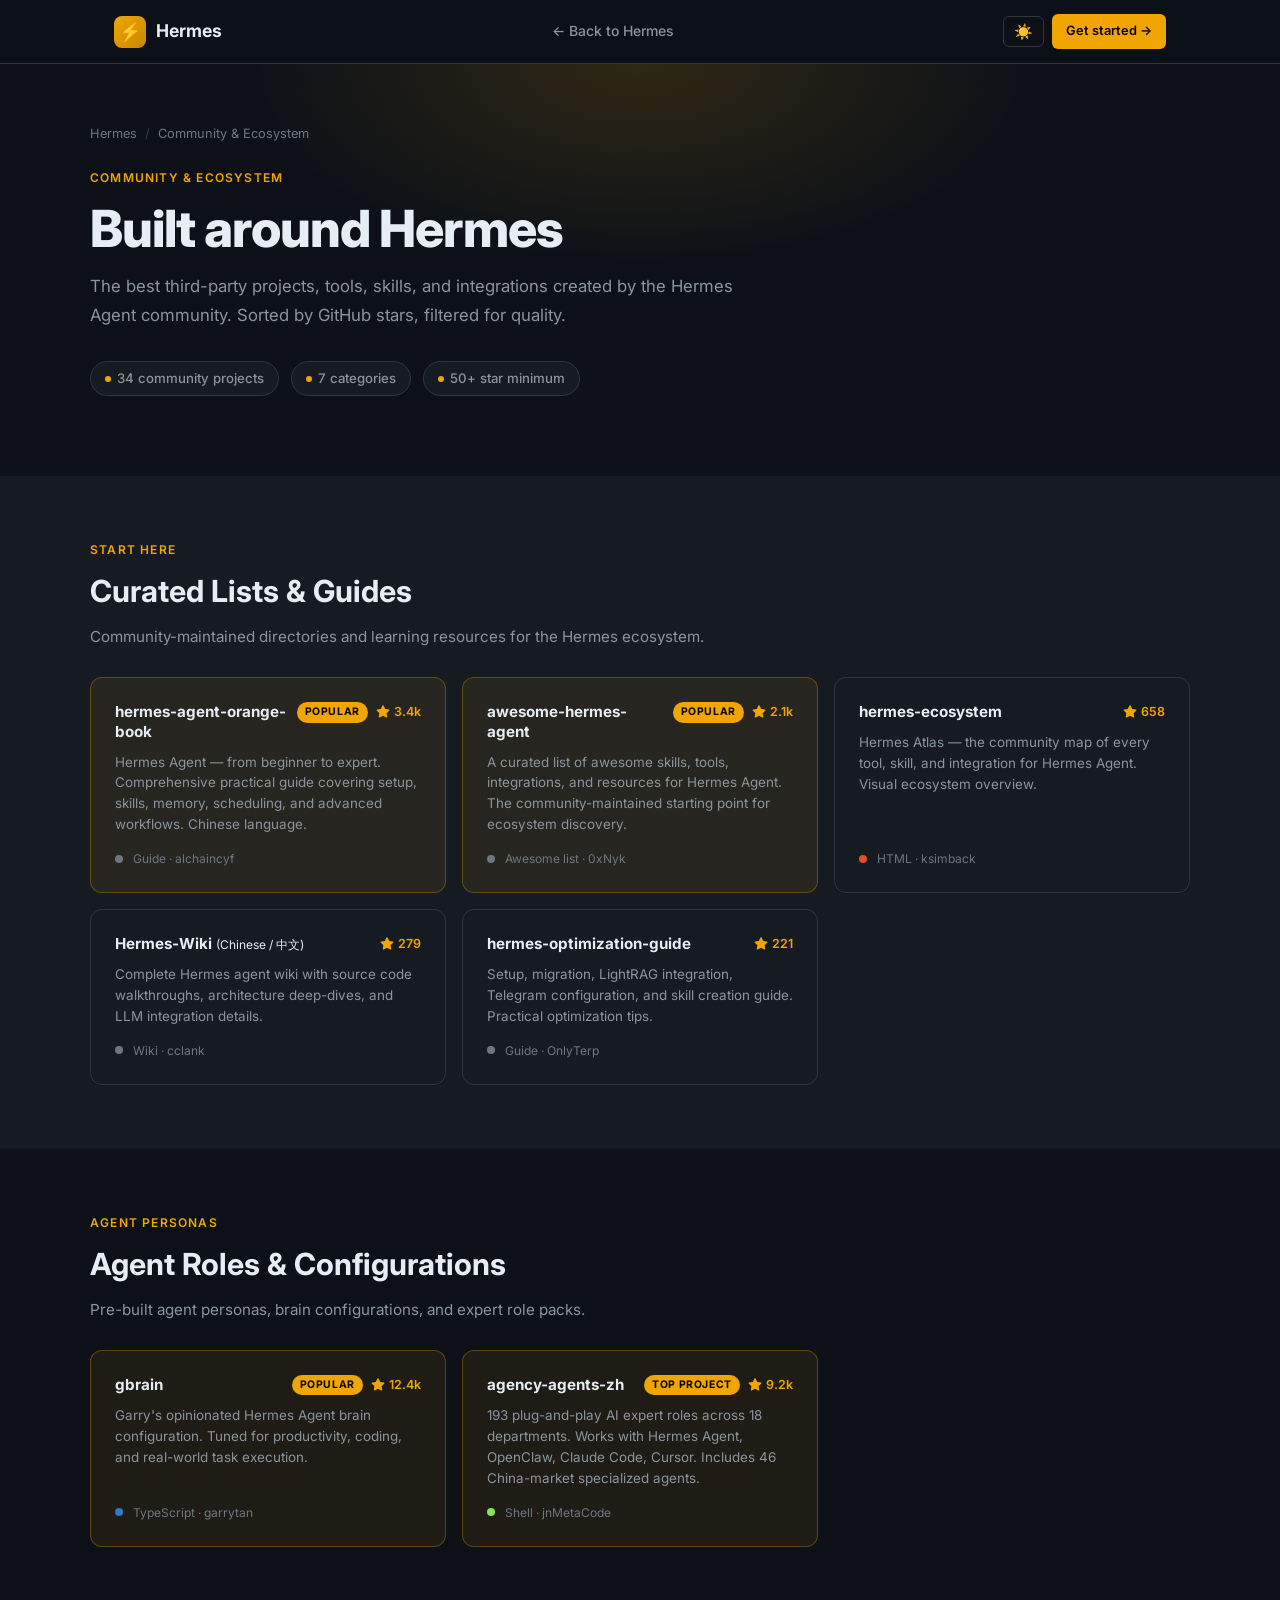
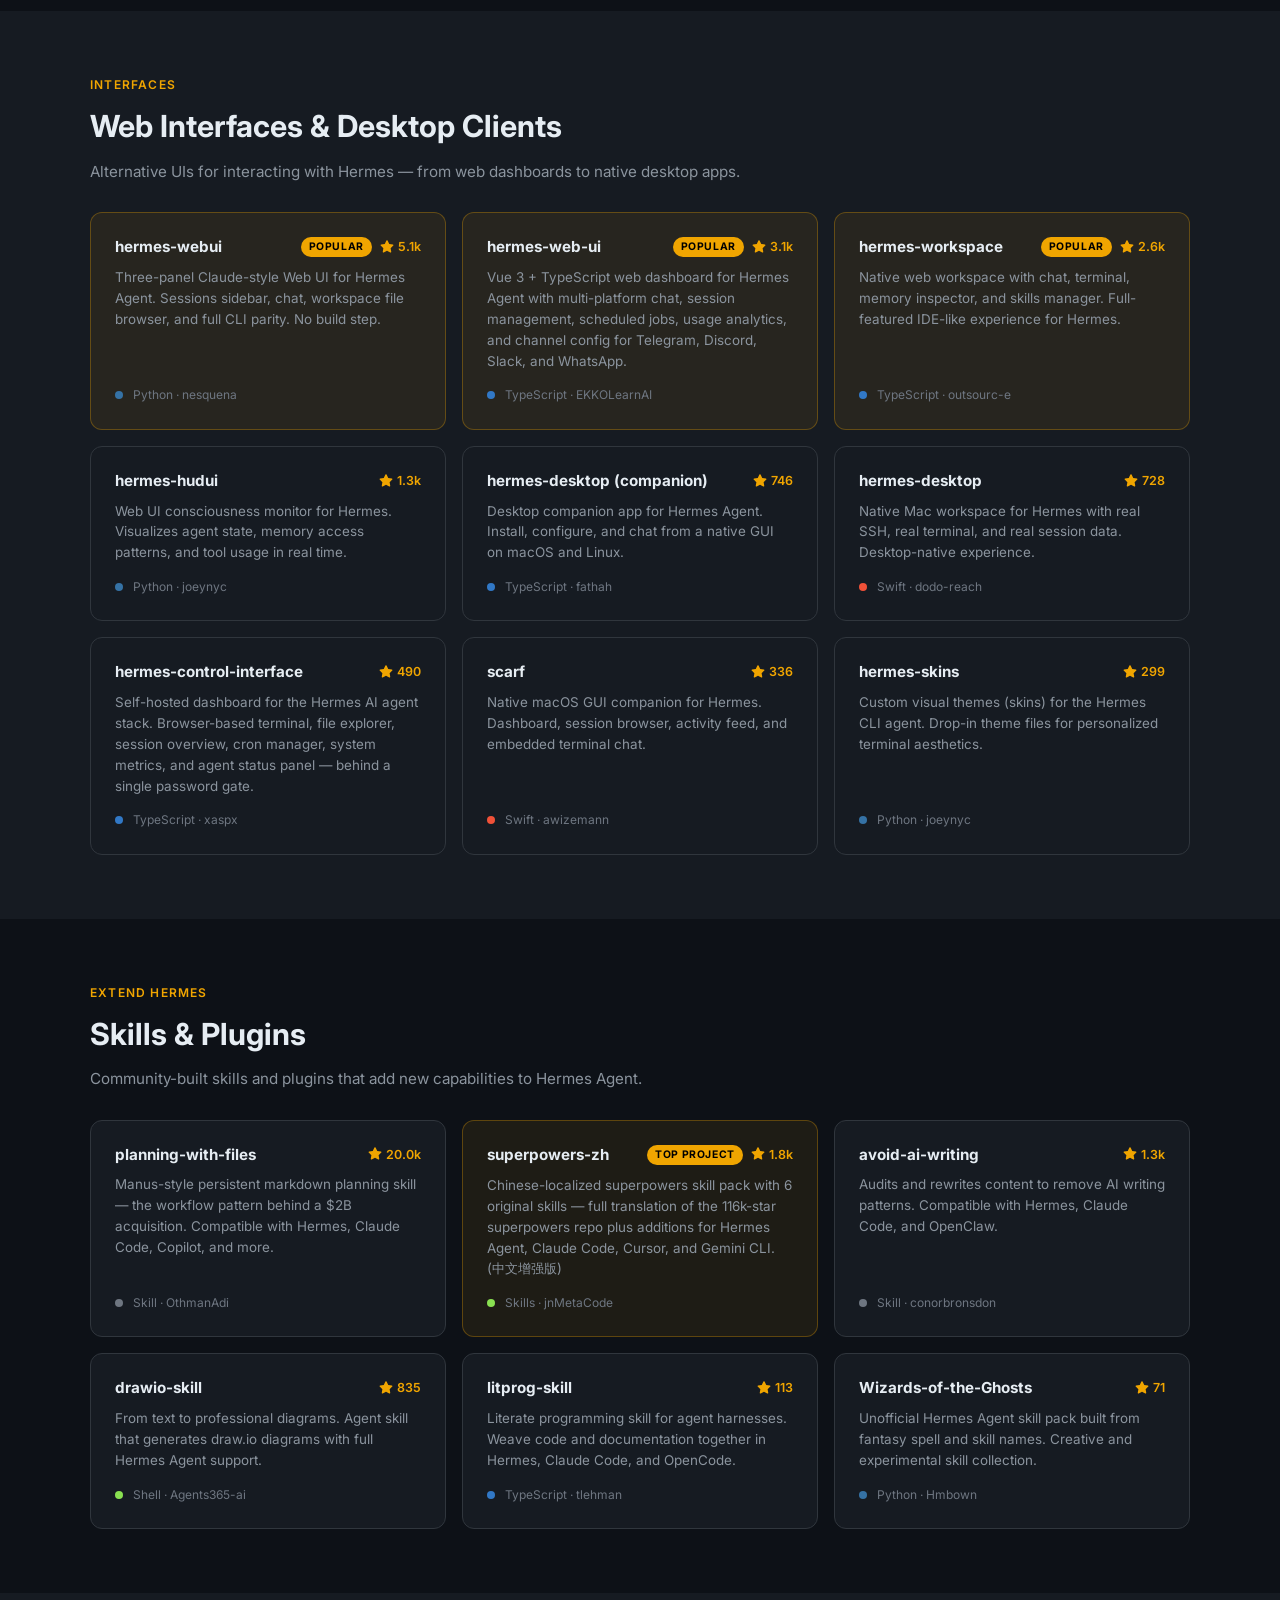
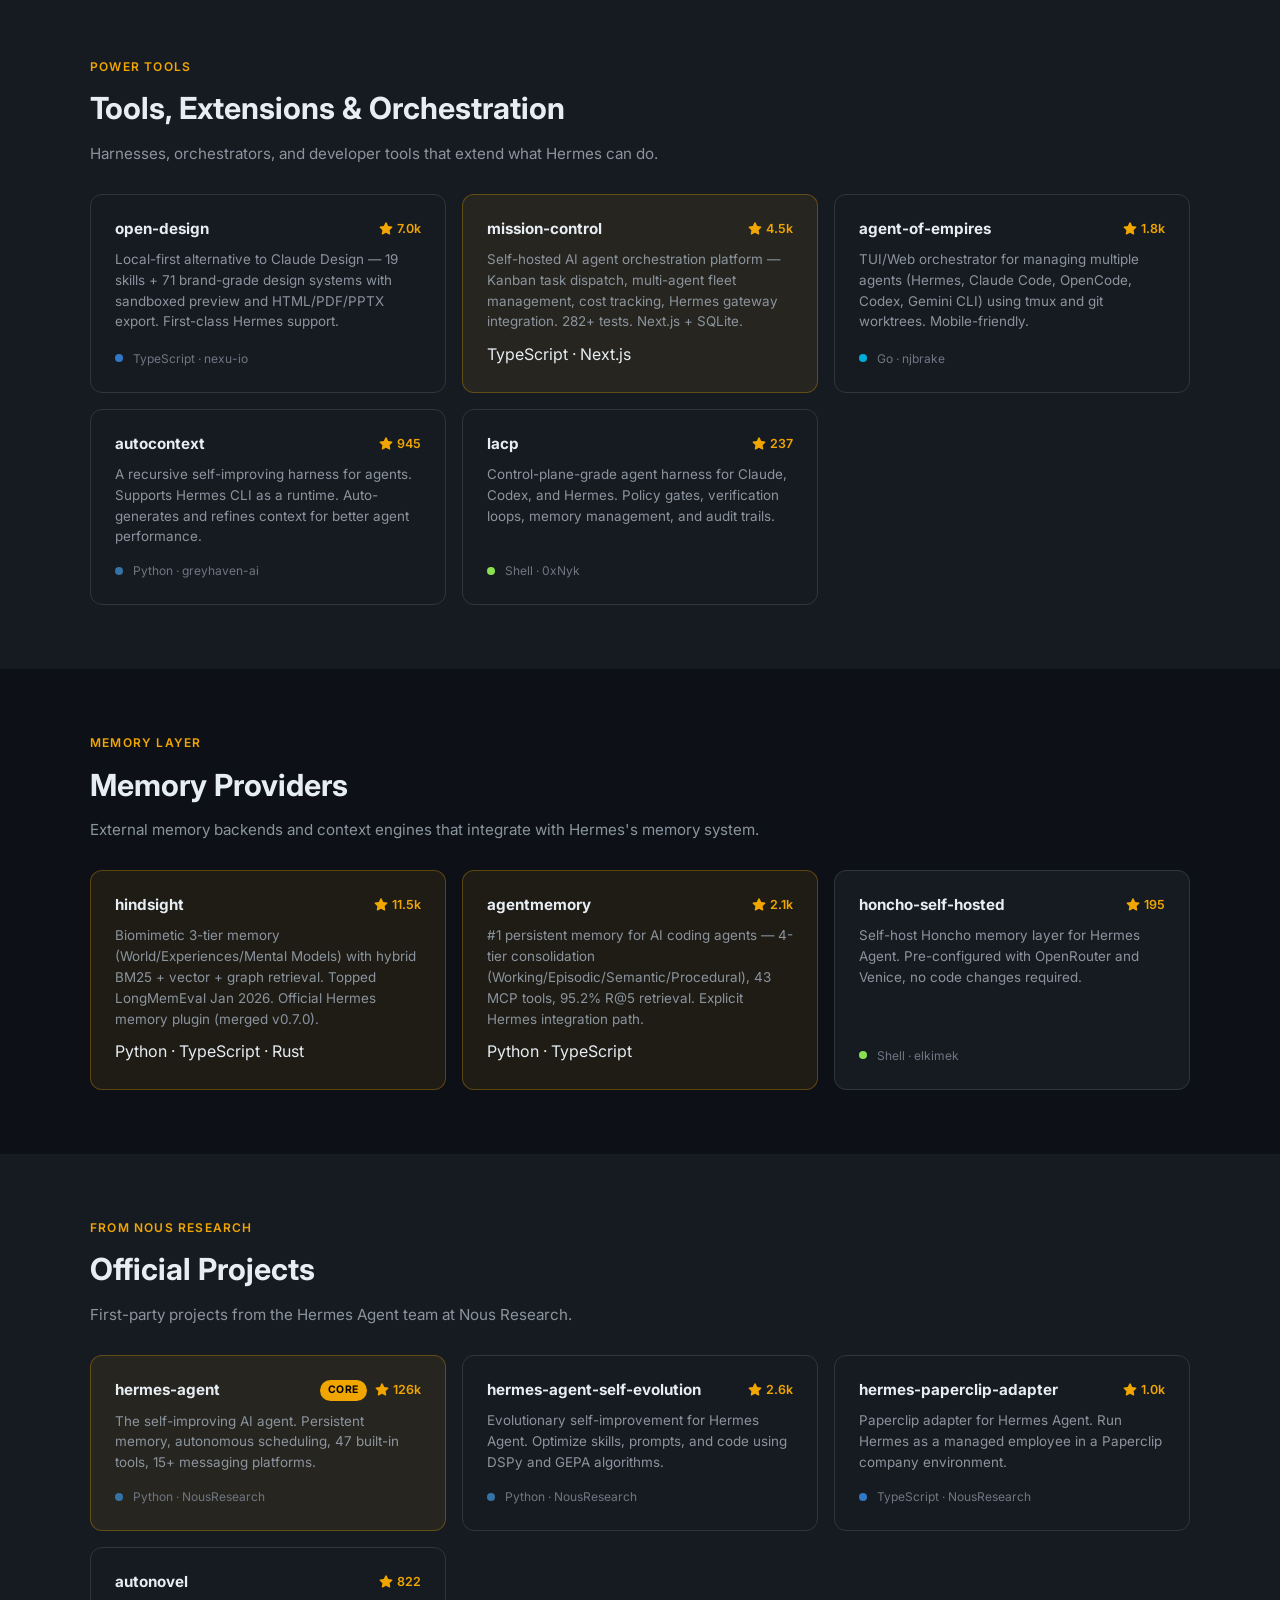
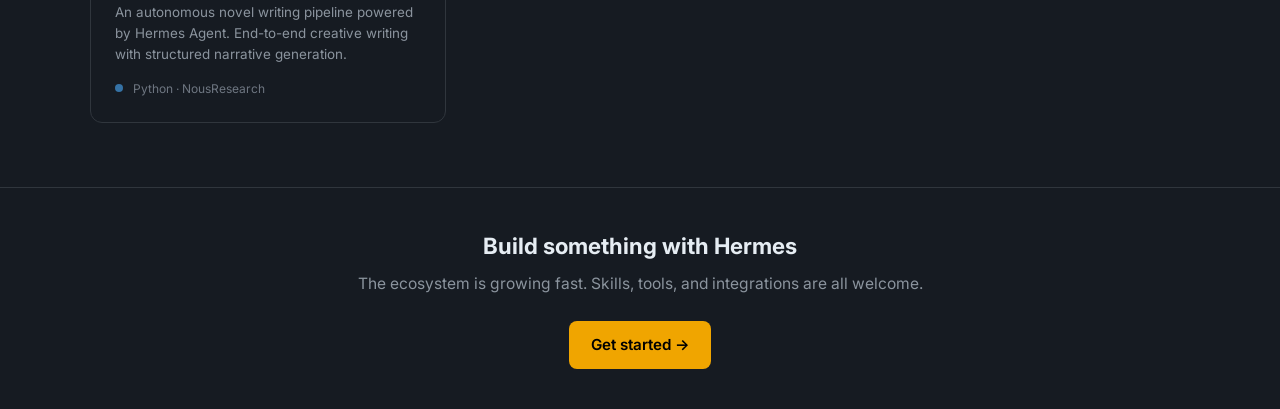
<file: community/index.html>
<!DOCTYPE html>
<html lang="en" data-theme="dark">
<head>
  <script>
    // Canonical URL: strip trailing index.html so links always show the clean path
    (function(){
      var p = window.location.pathname;
      if (p.endsWith('/index.html')) {
        var clean = p.slice(0, p.length - 'index.html'.length);
        window.history.replaceState(null, '', clean + window.location.search + window.location.hash);
      }
    })();
  </script>
  <meta charset="UTF-8" />
  <meta name="viewport" content="width=device-width, initial-scale=1.0" />
  <title>Hermes Ecosystem — Community Projects &amp; Tools</title>
  <meta name="description" content="The best third-party projects, tools, skills, and integrations built around Hermes Agent by the open-source community." />
  <meta property="og:title" content="Hermes Ecosystem — Community Projects & Tools" />
  <meta property="og:description" content="The best third-party projects, tools, skills, and integrations built around Hermes Agent." />
  <meta property="og:type" content="website" />
  <link rel="icon" href="data:image/svg+xml,<svg xmlns='http://www.w3.org/2000/svg' viewBox='0 0 100 100'><text y='.9em' font-size='90'>⚡</text></svg>" />
  <link rel="preconnect" href="https://fonts.googleapis.com" />
  <link rel="preconnect" href="https://fonts.gstatic.com" crossorigin />
  <link href="https://fonts.googleapis.com/css2?family=Inter:wght@300;400;500;600;700;800&family=JetBrains+Mono:wght@400;500&display=swap" rel="stylesheet" />
  <style>
    :root {
      --bg-primary: #0d1117;
      --bg-secondary: #161b22;
      --bg-tertiary: #21262d;
      --bg-card: #161b22;
      --bg-card-hover: #1c2128;
      --border: #30363d;
      --border-hover: #484f58;
      --text-primary: #e6edf3;
      --text-secondary: #8b949e;
      --text-muted: #6e7681;
      --accent: #f0a500;
      --accent-dim: #c88800;
      --accent-glow: rgba(240,165,0,0.15);
      --accent-subtle: rgba(240,165,0,0.08);
      --green: #3fb950;
      --red: #f85149;
      --blue: #58a6ff;
      --purple: #bc8cff;
      --nav-height: 64px;
      --radius: 8px;
      --radius-lg: 12px;
      --shadow: 0 1px 3px rgba(0,0,0,0.4),0 4px 16px rgba(0,0,0,0.3);
    }
    [data-theme="light"] {
      --bg-primary: #ffffff;
      --bg-secondary: #f6f8fa;
      --bg-tertiary: #eaeef2;
      --bg-card: #ffffff;
      --bg-card-hover: #f6f8fa;
      --border: #d0d7de;
      --border-hover: #9198a1;
      --text-primary: #1f2328;
      --text-secondary: #656d76;
      --text-muted: #9198a1;
      --accent: #c07800;
      --accent-dim: #a06000;
      --accent-glow: rgba(192,120,0,0.12);
      --accent-subtle: rgba(192,120,0,0.06);
      --green: #1a7f37;
      --red: #cf222e;
      --blue: #0969da;
      --purple: #7c3aed;
      --shadow: 0 1px 3px rgba(0,0,0,0.1),0 4px 16px rgba(0,0,0,0.06);
    }
    *,*::before,*::after{box-sizing:border-box;margin:0;padding:0}
    html{scroll-behavior:smooth;font-size:16px;overflow-x:hidden}
    body{font-family:'Inter',-apple-system,BlinkMacSystemFont,'Segoe UI',sans-serif;background:var(--bg-primary);color:var(--text-primary);line-height:1.6;transition:background 0.2s,color 0.2s;-webkit-font-smoothing:antialiased}
    a{color:var(--accent);text-decoration:none;transition:color 0.15s}
    a:hover{color:var(--accent-dim)}
    ::-webkit-scrollbar{width:6px;height:6px}
    ::-webkit-scrollbar-track{background:var(--bg-secondary)}
    ::-webkit-scrollbar-thumb{background:var(--border);border-radius:3px}

    /* Nav */
    #nav{position:fixed;top:0;left:0;right:0;height:var(--nav-height);background:rgba(13,17,23,0.92);backdrop-filter:blur(12px);-webkit-backdrop-filter:blur(12px);border-bottom:1px solid var(--border);z-index:1000}
    [data-theme="light"] #nav{background:rgba(255,255,255,0.92)}
    .nav-inner{max-width:1100px;margin:0 auto;padding:0 24px;height:100%;display:flex;align-items:center;justify-content:space-between;gap:16px}
    .nav-logo{display:flex;align-items:center;gap:10px;font-weight:700;font-size:1.1rem;color:var(--text-primary);text-decoration:none;flex-shrink:0}
    .nav-logo-icon{width:32px;height:32px;background:linear-gradient(135deg,var(--accent),var(--accent-dim));border-radius:8px;display:flex;align-items:center;justify-content:center;font-size:18px;line-height:1}
    .nav-back{display:flex;align-items:center;gap:6px;color:var(--text-secondary);font-size:0.875rem;font-weight:500;padding:6px 12px;border-radius:6px;transition:color 0.15s,background 0.15s;text-decoration:none}
    .nav-back:hover{color:var(--text-primary);background:var(--bg-tertiary)}
    .btn-theme{background:none;border:1px solid var(--border);color:var(--text-secondary);cursor:pointer;padding:7px 10px;border-radius:6px;font-size:15px;line-height:1;transition:border-color 0.15s,color 0.15s,background 0.15s}
    .btn-theme:hover{border-color:var(--border-hover);color:var(--text-primary);background:var(--bg-tertiary)}
    .hamburger{display:none;flex-direction:column;gap:5px;cursor:pointer;padding:6px;border:1px solid var(--border);border-radius:6px;background:none;transition:border-color 0.15s;flex-shrink:0}
    .hamburger:hover{border-color:var(--border-hover)}
    .hamburger span{display:block;width:20px;height:2px;background:var(--text-secondary);border-radius:2px;transition:transform 0.2s,opacity 0.2s}
    .hamburger.open span:nth-child(1){transform:translateY(7px) rotate(45deg)}
    .hamburger.open span:nth-child(2){opacity:0}
    .hamburger.open span:nth-child(3){transform:translateY(-7px) rotate(-45deg)}
    #community-mobile-menu{display:none;position:fixed;top:var(--nav-height);left:0;right:0;background:var(--bg-secondary);border-bottom:1px solid var(--border);padding:16px 24px;z-index:999;flex-direction:column;gap:4px}
    #community-mobile-menu.open{display:flex}
    #community-mobile-menu a{color:var(--text-secondary);font-size:0.95rem;font-weight:500;padding:10px 12px;border-radius:6px;transition:color 0.15s,background 0.15s;text-decoration:none}
    #community-mobile-menu a:hover{color:var(--text-primary);background:var(--bg-tertiary)}
    .btn-cta{background:var(--accent);color:#000;font-size:0.8rem;font-weight:600;padding:7px 14px;border-radius:6px;border:none;cursor:pointer;text-decoration:none;display:inline-block;transition:background 0.15s,transform 0.1s;white-space:nowrap}
    .btn-cta:hover{background:var(--accent-dim);color:#000;transform:translateY(-1px)}

    /* Layout */
    main{padding-top:var(--nav-height)}
    .hero{padding:60px 24px 48px;background:var(--bg-primary);position:relative;overflow:hidden}
    .hero::before{content:'';position:absolute;top:-200px;left:50%;transform:translateX(-50%);width:800px;height:400px;background:radial-gradient(ellipse at center,var(--accent-glow) 0%,transparent 70%);pointer-events:none}
    .container{max-width:1100px;margin:0 auto;position:relative}
    .section{padding:64px 24px}
    .section-alt{background:var(--bg-secondary)}

    /* Breadcrumb */
    .breadcrumb{display:flex;align-items:center;gap:8px;font-size:0.8rem;color:var(--text-muted);margin-bottom:24px;flex-wrap:wrap}
    .breadcrumb a{color:var(--text-muted)}
    .breadcrumb a:hover{color:var(--accent)}
    .breadcrumb-sep{opacity:0.4}

    /* Hero content */
    .page-label{font-size:0.75rem;font-weight:600;letter-spacing:0.1em;text-transform:uppercase;color:var(--accent);margin-bottom:12px}
    .page-title{font-size:clamp(2rem,5vw,3.2rem);font-weight:800;line-height:1.1;letter-spacing:-0.02em;margin-bottom:16px}
    .page-sub{font-size:1.05rem;color:var(--text-secondary);max-width:680px;line-height:1.7;margin-bottom:32px}

    /* Stats bar */
    .stats-bar{display:flex;flex-wrap:wrap;gap:12px;margin-bottom:32px}
    .stat-pill{display:inline-flex;align-items:center;gap:6px;background:var(--bg-secondary);border:1px solid var(--border);color:var(--text-secondary);font-size:0.825rem;font-weight:500;padding:6px 14px;border-radius:100px}
    .stat-pill .dot{width:6px;height:6px;background:var(--accent);border-radius:50%;flex-shrink:0}

    /* Category sections */
    .cat-label{font-size:0.75rem;font-weight:600;letter-spacing:0.1em;text-transform:uppercase;color:var(--accent);margin-bottom:8px}
    .cat-title{font-size:clamp(1.4rem,3vw,1.9rem);font-weight:700;margin-bottom:8px;color:var(--text-primary)}
    .cat-desc{font-size:0.95rem;color:var(--text-secondary);max-width:680px;line-height:1.65;margin-bottom:28px}

    /* Project cards */
    .project-grid{display:grid;grid-template-columns:repeat(3,minmax(0,1fr));gap:16px;margin-bottom:0}
    .project-grid > *{min-width:0}
    .project-card{background:var(--bg-card);border:1px solid var(--border);border-radius:var(--radius-lg);padding:24px;display:flex;flex-direction:column;gap:10px;transition:border-color 0.2s,transform 0.15s,background 0.2s;text-decoration:none;color:inherit}
    .project-card:hover{border-color:var(--accent);transform:translateY(-3px);background:var(--bg-card-hover);color:inherit}
    .project-header{display:flex;align-items:flex-start;justify-content:space-between;gap:8px}
    .project-name{font-size:0.95rem;font-weight:700;color:var(--text-primary);line-height:1.3;word-break:break-word;min-width:0;flex:1}
    .project-stars{display:inline-flex;align-items:center;gap:4px;font-size:0.78rem;font-weight:600;color:var(--accent);white-space:nowrap;flex-shrink:0}
    .project-stars svg{width:14px;height:14px;fill:var(--accent)}
    .project-desc{font-size:0.84rem;color:var(--text-secondary);line-height:1.55;flex:1}
    .project-meta{display:flex;align-items:center;gap:10px;font-size:0.75rem;color:var(--text-muted);margin-top:auto;padding-top:4px}
    .lang-dot{width:8px;height:8px;border-radius:50%;flex-shrink:0}
    .lang-python{background:#3572A5}
    .lang-ts{background:#3178c6}
    .lang-js{background:#f1e05a}
    .lang-swift{background:#F05138}
    .lang-shell{background:#89e051}
    .lang-html{background:#e34c26}
    .lang-go{background:#00ADD8}
    .lang-rust{background:#dea584}
    .lang-makefile{background:#427819}
    .lang-docs{background:var(--text-muted)}

    /* Featured card (wider) */
    .project-card.featured{border-color:rgba(240,165,0,0.3);background:var(--accent-subtle)}
    .project-card.featured:hover{border-color:var(--accent)}
    .featured-badge{font-size:0.65rem;font-weight:700;letter-spacing:0.06em;text-transform:uppercase;background:var(--accent);color:#000;padding:2px 8px;border-radius:100px;flex-shrink:0}

    /* CTA footer */
    .cta-strip{background:var(--bg-secondary);border-top:1px solid var(--border);padding:40px 24px;text-align:center}
    .cta-strip h2{font-size:1.4rem;font-weight:700;margin-bottom:8px}
    .cta-strip p{color:var(--text-secondary);margin-bottom:24px;font-size:0.975rem}
    .cta-btns{display:flex;gap:12px;justify-content:center;flex-wrap:wrap}
    .btn-primary{display:inline-flex;align-items:center;gap:6px;background:var(--accent);color:#000;font-weight:600;font-size:0.95rem;padding:12px 22px;border-radius:8px;transition:background 0.15s,transform 0.1s}
    .btn-primary:hover{background:var(--accent-dim);color:#000;transform:translateY(-1px)}
    .btn-secondary{display:inline-flex;align-items:center;gap:6px;background:var(--bg-card);border:1px solid var(--border);color:var(--text-primary);font-weight:500;font-size:0.95rem;padding:12px 22px;border-radius:8px;transition:border-color 0.15s,background 0.15s}
    .btn-secondary:hover{border-color:var(--border-hover);background:var(--bg-card-hover);color:var(--text-primary)}

    /* Responsive */
    @media(max-width:900px){.project-grid{grid-template-columns:repeat(2,minmax(0,1fr))}}
    @media(max-width:640px){
      .project-grid{grid-template-columns:1fr}
      .nav-back{display:none}
      .btn-cta{display:none}
      .hamburger{display:flex}
      .nav-inner{gap:8px}
      .hero{padding:48px 16px 36px}
      .section{padding:48px 16px}
    }
  </style>
</head>
<body>

<nav id="nav">
  <div class="nav-inner">
    <a href="../index.html" class="nav-logo">
      <div class="nav-logo-icon">&#9889;</div>
      Hermes
    </a>
    <a href="../index.html#resources" class="nav-back"><span>&larr; Back to Hermes</span></a>
    <div style="display:flex;align-items:center;gap:8px;flex-shrink:0">
      <button class="btn-theme" id="theme-toggle" aria-label="Toggle theme">🌙</button>
      <a href="https://hermes-agent.nousresearch.com/docs/getting-started/installation" class="btn-cta" target="_blank" rel="noopener">Get started &rarr;</a>
    </div>
    <button class="hamburger" id="community-hamburger" aria-label="Open menu">
      <span></span><span></span><span></span>
    </button>
  </div>
</nav>

<div id="community-mobile-menu">
  <a href="../index.html">⚡ Hermes Home</a>
  <a href="../index.html#why">Why Hermes</a>
  <a href="../index.html#features">Features</a>
  <a href="../index.html#compare">Compare</a>
  <a href="../index.html#install">Install</a>
  <a href="../index.html#resources">Resources</a>
  <a href="../eli5/" style="color:var(--accent)">🧠 ELI5 — What is Hermes?</a>
  <a href="../models/" style="color:var(--accent)">🤖 Best Models 2026</a>
  <a href="../index.html#resources" style="color:var(--accent)">🌎 Community &amp; Ecosystem</a>
  <a href="https://hermes-agent.nousresearch.com/docs/getting-started/installation" target="_blank" rel="noopener" style="color:var(--accent);margin-top:4px">Get started →</a>
</div>

<main>
  <div class="hero">
    <div class="container">
      <nav class="breadcrumb" aria-label="Breadcrumb">
        <a href="../index.html">Hermes</a>
        <span class="breadcrumb-sep">/</span>
        <span>Community &amp; Ecosystem</span>
      </nav>

      <div class="page-label">Community &amp; Ecosystem</div>
      <h1 class="page-title">Built around Hermes</h1>
      <p class="page-sub">The best third-party projects, tools, skills, and integrations created by the Hermes Agent community. Sorted by GitHub stars, filtered for quality.</p>

      <div class="stats-bar">
        <span class="stat-pill"><span class="dot"></span>34 community projects</span>
        <span class="stat-pill"><span class="dot"></span>7 categories</span>
        <span class="stat-pill"><span class="dot"></span>50+ star minimum</span>
      </div>
    </div>
  </div>

  <!-- ===== CURATED LISTS & GUIDES ===== -->
  <div class="section section-alt">
    <div class="container">
      <p class="cat-label">Start here</p>
      <h2 class="cat-title">Curated Lists &amp; Guides</h2>
      <p class="cat-desc">Community-maintained directories and learning resources for the Hermes ecosystem.</p>
      <div class="project-grid">
        <a href="https://github.com/alchaincyf/hermes-agent-orange-book" target="_blank" rel="noopener" class="project-card featured">
          <div class="project-header">
            <div class="project-name">hermes-agent-orange-book</div>
            <span class="featured-badge">Popular</span>
            <span class="project-stars"><svg viewBox="0 0 16 16"><path d="M8 .25a.75.75 0 0 1 .673.418l1.882 3.815 4.21.612a.75.75 0 0 1 .416 1.279l-3.046 2.97.719 4.192a.75.75 0 0 1-1.088.791L8 12.347l-3.766 1.98a.75.75 0 0 1-1.088-.79l.72-4.194L.818 6.374a.75.75 0 0 1 .416-1.28l4.21-.611L7.327.668A.75.75 0 0 1 8 .25z"/></svg>3.4k</span>
          </div>
          <div class="project-desc">Hermes Agent &mdash; from beginner to expert. Comprehensive practical guide covering setup, skills, memory, scheduling, and advanced workflows. Chinese language.</div>
          <div class="project-meta"><span class="lang-dot lang-docs"></span> Guide &middot; alchaincyf</div>
        </a>
        <a href="https://github.com/0xNyk/awesome-hermes-agent" target="_blank" rel="noopener" class="project-card featured">
          <div class="project-header">
            <div class="project-name">awesome-hermes-agent</div>
            <span class="featured-badge">Popular</span>
            <span class="project-stars"><svg viewBox="0 0 16 16"><path d="M8 .25a.75.75 0 0 1 .673.418l1.882 3.815 4.21.612a.75.75 0 0 1 .416 1.279l-3.046 2.97.719 4.192a.75.75 0 0 1-1.088.791L8 12.347l-3.766 1.98a.75.75 0 0 1-1.088-.79l.72-4.194L.818 6.374a.75.75 0 0 1 .416-1.28l4.21-.611L7.327.668A.75.75 0 0 1 8 .25z"/></svg>2.1k</span>
          </div>
          <div class="project-desc">A curated list of awesome skills, tools, integrations, and resources for Hermes Agent. The community-maintained starting point for ecosystem discovery.</div>
          <div class="project-meta"><span class="lang-dot lang-docs"></span> Awesome list &middot; 0xNyk</div>
        </a>
        <a href="https://github.com/ksimback/hermes-ecosystem" target="_blank" rel="noopener" class="project-card">
          <div class="project-header">
            <div class="project-name">hermes-ecosystem</div>
            <span class="project-stars"><svg viewBox="0 0 16 16"><path d="M8 .25a.75.75 0 0 1 .673.418l1.882 3.815 4.21.612a.75.75 0 0 1 .416 1.279l-3.046 2.97.719 4.192a.75.75 0 0 1-1.088.791L8 12.347l-3.766 1.98a.75.75 0 0 1-1.088-.79l.72-4.194L.818 6.374a.75.75 0 0 1 .416-1.28l4.21-.611L7.327.668A.75.75 0 0 1 8 .25z"/></svg>658</span>
          </div>
          <div class="project-desc">Hermes Atlas &mdash; the community map of every tool, skill, and integration for Hermes Agent. Visual ecosystem overview.</div>
          <div class="project-meta"><span class="lang-dot lang-html"></span> HTML &middot; ksimback</div>
        </a>
        <a href="https://github.com/cclank/Hermes-Wiki" target="_blank" rel="noopener" class="project-card">
          <div class="project-header">
            <div class="project-name">Hermes-Wiki <span style="font-weight: normal; font-size: 12px;">(Chinese / 中文)</span></div>
            <span class="project-stars"><svg viewBox="0 0 16 16"><path d="M8 .25a.75.75 0 0 1 .673.418l1.882 3.815 4.21.612a.75.75 0 0 1 .416 1.279l-3.046 2.97.719 4.192a.75.75 0 0 1-1.088.791L8 12.347l-3.766 1.98a.75.75 0 0 1-1.088-.79l.72-4.194L.818 6.374a.75.75 0 0 1 .416-1.28l4.21-.611L7.327.668A.75.75 0 0 1 8 .25z"/></svg>279</span>
          </div>
          <div class="project-desc">Complete Hermes agent wiki with source code walkthroughs, architecture deep-dives, and LLM integration details.</div>
          <div class="project-meta"><span class="lang-dot lang-docs"></span> Wiki &middot; cclank</div>
        </a>
        <a href="https://github.com/OnlyTerp/hermes-optimization-guide" target="_blank" rel="noopener" class="project-card">
          <div class="project-header">
            <div class="project-name">hermes-optimization-guide</div>
            <span class="project-stars"><svg viewBox="0 0 16 16"><path d="M8 .25a.75.75 0 0 1 .673.418l1.882 3.815 4.21.612a.75.75 0 0 1 .416 1.279l-3.046 2.97.719 4.192a.75.75 0 0 1-1.088.791L8 12.347l-3.766 1.98a.75.75 0 0 1-1.088-.79l.72-4.194L.818 6.374a.75.75 0 0 1 .416-1.28l4.21-.611L7.327.668A.75.75 0 0 1 8 .25z"/></svg>221</span>
          </div>
          <div class="project-desc">Setup, migration, LightRAG integration, Telegram configuration, and skill creation guide. Practical optimization tips.</div>
          <div class="project-meta"><span class="lang-dot lang-docs"></span> Guide &middot; OnlyTerp</div>
        </a>
      </div>
    </div>
  </div>

  <!-- ===== AGENT ROLES & CONFIGS ===== -->
  <div class="section">
    <div class="container">
      <p class="cat-label">Agent personas</p>
      <h2 class="cat-title">Agent Roles &amp; Configurations</h2>
      <p class="cat-desc">Pre-built agent personas, brain configurations, and expert role packs.</p>
      <div class="project-grid">
        <a href="https://github.com/garrytan/gbrain" target="_blank" rel="noopener" class="project-card featured">
          <div class="project-header">
            <div class="project-name">gbrain</div>
            <span class="featured-badge">Popular</span>
            <span class="project-stars"><svg viewBox="0 0 16 16"><path d="M8 .25a.75.75 0 0 1 .673.418l1.882 3.815 4.21.612a.75.75 0 0 1 .416 1.279l-3.046 2.97.719 4.192a.75.75 0 0 1-1.088.791L8 12.347l-3.766 1.98a.75.75 0 0 1-1.088-.79l.72-4.194L.818 6.374a.75.75 0 0 1 .416-1.28l4.21-.611L7.327.668A.75.75 0 0 1 8 .25z"/></svg>12.4k</span>
          </div>
          <div class="project-desc">Garry's opinionated Hermes Agent brain configuration. Tuned for productivity, coding, and real-world task execution.</div>
          <div class="project-meta"><span class="lang-dot lang-ts"></span> TypeScript &middot; garrytan</div>
        </a>
        <a href="https://github.com/jnMetaCode/agency-agents-zh" target="_blank" rel="noopener" class="project-card featured">
          <div class="project-header">
            <div class="project-name">agency-agents-zh</div>
            <span class="featured-badge">Top project</span>
            <span class="project-stars"><svg viewBox="0 0 16 16"><path d="M8 .25a.75.75 0 0 1 .673.418l1.882 3.815 4.21.612a.75.75 0 0 1 .416 1.279l-3.046 2.97.719 4.192a.75.75 0 0 1-1.088.791L8 12.347l-3.766 1.98a.75.75 0 0 1-1.088-.79l.72-4.194L.818 6.374a.75.75 0 0 1 .416-1.28l4.21-.611L7.327.668A.75.75 0 0 1 8 .25z"/></svg>9.2k</span>
          </div>
          <div class="project-desc">193 plug-and-play AI expert roles across 18 departments. Works with Hermes Agent, OpenClaw, Claude Code, Cursor. Includes 46 China-market specialized agents.</div>
          <div class="project-meta"><span class="lang-dot lang-shell"></span> Shell &middot; jnMetaCode</div>
        </a>
      </div>
    </div>
  </div>

  <!-- ===== WEB INTERFACES & DESKTOP ===== -->
  <div class="section section-alt">
    <div class="container">
      <p class="cat-label">Interfaces</p>
      <h2 class="cat-title">Web Interfaces &amp; Desktop Clients</h2>
      <p class="cat-desc">Alternative UIs for interacting with Hermes &mdash; from web dashboards to native desktop apps.</p>
      <div class="project-grid">
        <a href="https://github.com/nesquena/hermes-webui" target="_blank" rel="noopener" class="project-card featured">
          <div class="project-header">
            <div class="project-name">hermes-webui</div>
            <span class="featured-badge">Popular</span>
            <span class="project-stars"><svg viewBox="0 0 16 16"><path d="M8 .25a.75.75 0 0 1 .673.418l1.882 3.815 4.21.612a.75.75 0 0 1 .416 1.279l-3.046 2.97.719 4.192a.75.75 0 0 1-1.088.791L8 12.347l-3.766 1.98a.75.75 0 0 1-1.088-.79l.72-4.194L.818 6.374a.75.75 0 0 1 .416-1.28l4.21-.611L7.327.668A.75.75 0 0 1 8 .25z"/></svg>5.1k</span>
          </div>
          <div class="project-desc">Three-panel Claude-style Web UI for Hermes Agent. Sessions sidebar, chat, workspace file browser, and full CLI parity. No build step.</div>
          <div class="project-meta"><span class="lang-dot lang-python"></span> Python &middot; nesquena</div>
        </a>
        <a href="https://github.com/EKKOLearnAI/hermes-web-ui" target="_blank" rel="noopener" class="project-card featured">
          <div class="project-header">
            <div class="project-name">hermes-web-ui</div>
            <span class="featured-badge">Popular</span>
            <span class="project-stars"><svg viewBox="0 0 16 16"><path d="M8 .25a.75.75 0 0 1 .673.418l1.882 3.815 4.21.612a.75.75 0 0 1 .416 1.279l-3.046 2.97.719 4.192a.75.75 0 0 1-1.088.791L8 12.347l-3.766 1.98a.75.75 0 0 1-1.088-.79l.72-4.194L.818 6.374a.75.75 0 0 1 .416-1.28l4.21-.611L7.327.668A.75.75 0 0 1 8 .25z"/></svg>3.1k</span>
          </div>
          <div class="project-desc">Vue 3 + TypeScript web dashboard for Hermes Agent with multi-platform chat, session management, scheduled jobs, usage analytics, and channel config for Telegram, Discord, Slack, and WhatsApp.</div>
          <div class="project-meta"><span class="lang-dot lang-ts"></span> TypeScript &middot; EKKOLearnAI</div>
        </a>
        <a href="https://github.com/outsourc-e/hermes-workspace" target="_blank" rel="noopener" class="project-card featured">
          <div class="project-header">
            <div class="project-name">hermes-workspace</div>
            <span class="featured-badge">Popular</span>
            <span class="project-stars"><svg viewBox="0 0 16 16"><path d="M8 .25a.75.75 0 0 1 .673.418l1.882 3.815 4.21.612a.75.75 0 0 1 .416 1.279l-3.046 2.97.719 4.192a.75.75 0 0 1-1.088.791L8 12.347l-3.766 1.98a.75.75 0 0 1-1.088-.79l.72-4.194L.818 6.374a.75.75 0 0 1 .416-1.28l4.21-.611L7.327.668A.75.75 0 0 1 8 .25z"/></svg>2.6k</span>
          </div>
          <div class="project-desc">Native web workspace with chat, terminal, memory inspector, and skills manager. Full-featured IDE-like experience for Hermes.</div>
          <div class="project-meta"><span class="lang-dot lang-ts"></span> TypeScript &middot; outsourc-e</div>
        </a>
        <a href="https://github.com/joeynyc/hermes-hudui" target="_blank" rel="noopener" class="project-card">
          <div class="project-header">
            <div class="project-name">hermes-hudui</div>
            <span class="project-stars"><svg viewBox="0 0 16 16"><path d="M8 .25a.75.75 0 0 1 .673.418l1.882 3.815 4.21.612a.75.75 0 0 1 .416 1.279l-3.046 2.97.719 4.192a.75.75 0 0 1-1.088.791L8 12.347l-3.766 1.98a.75.75 0 0 1-1.088-.79l.72-4.194L.818 6.374a.75.75 0 0 1 .416-1.28l4.21-.611L7.327.668A.75.75 0 0 1 8 .25z"/></svg>1.3k</span>
          </div>
          <div class="project-desc">Web UI consciousness monitor for Hermes. Visualizes agent state, memory access patterns, and tool usage in real time.</div>
          <div class="project-meta"><span class="lang-dot lang-python"></span> Python &middot; joeynyc</div>
        </a>
        <a href="https://github.com/fathah/hermes-desktop" target="_blank" rel="noopener" class="project-card">
          <div class="project-header">
            <div class="project-name">hermes-desktop (companion)</div>
            <span class="project-stars"><svg viewBox="0 0 16 16"><path d="M8 .25a.75.75 0 0 1 .673.418l1.882 3.815 4.21.612a.75.75 0 0 1 .416 1.279l-3.046 2.97.719 4.192a.75.75 0 0 1-1.088.791L8 12.347l-3.766 1.98a.75.75 0 0 1-1.088-.79l.72-4.194L.818 6.374a.75.75 0 0 1 .416-1.28l4.21-.611L7.327.668A.75.75 0 0 1 8 .25z"/></svg>746</span>
          </div>
          <div class="project-desc">Desktop companion app for Hermes Agent. Install, configure, and chat from a native GUI on macOS and Linux.</div>
          <div class="project-meta"><span class="lang-dot lang-ts"></span> TypeScript &middot; fathah</div>
        </a>
        <a href="https://github.com/dodo-reach/hermes-desktop" target="_blank" rel="noopener" class="project-card">
          <div class="project-header">
            <div class="project-name">hermes-desktop</div>
            <span class="project-stars"><svg viewBox="0 0 16 16"><path d="M8 .25a.75.75 0 0 1 .673.418l1.882 3.815 4.21.612a.75.75 0 0 1 .416 1.279l-3.046 2.97.719 4.192a.75.75 0 0 1-1.088.791L8 12.347l-3.766 1.98a.75.75 0 0 1-1.088-.79l.72-4.194L.818 6.374a.75.75 0 0 1 .416-1.28l4.21-.611L7.327.668A.75.75 0 0 1 8 .25z"/></svg>728</span>
          </div>
          <div class="project-desc">Native Mac workspace for Hermes with real SSH, real terminal, and real session data. Desktop-native experience.</div>
          <div class="project-meta"><span class="lang-dot lang-swift"></span> Swift &middot; dodo-reach</div>
        </a>
        <a href="https://github.com/xaspx/hermes-control-interface" target="_blank" rel="noopener" class="project-card">
          <div class="project-header">
            <div class="project-name">hermes-control-interface</div>
            <span class="project-stars"><svg viewBox="0 0 16 16"><path d="M8 .25a.75.75 0 0 1 .673.418l1.882 3.815 4.21.612a.75.75 0 0 1 .416 1.279l-3.046 2.97.719 4.192a.75.75 0 0 1-1.088.791L8 12.347l-3.766 1.98a.75.75 0 0 1-1.088-.79l.72-4.194L.818 6.374a.75.75 0 0 1 .416-1.28l4.21-.611L7.327.668A.75.75 0 0 1 8 .25z"/></svg>490</span>
          </div>
          <div class="project-desc">Self-hosted dashboard for the Hermes AI agent stack. Browser-based terminal, file explorer, session overview, cron manager, system metrics, and agent status panel — behind a single password gate.</div>
          <div class="project-meta"><span class="lang-dot lang-ts"></span> TypeScript &middot; xaspx</div>
        </a>
        <a href="https://github.com/awizemann/scarf" target="_blank" rel="noopener" class="project-card">
          <div class="project-header">
            <div class="project-name">scarf</div>
            <span class="project-stars"><svg viewBox="0 0 16 16"><path d="M8 .25a.75.75 0 0 1 .673.418l1.882 3.815 4.21.612a.75.75 0 0 1 .416 1.279l-3.046 2.97.719 4.192a.75.75 0 0 1-1.088.791L8 12.347l-3.766 1.98a.75.75 0 0 1-1.088-.79l.72-4.194L.818 6.374a.75.75 0 0 1 .416-1.28l4.21-.611L7.327.668A.75.75 0 0 1 8 .25z"/></svg>336</span>
          </div>
          <div class="project-desc">Native macOS GUI companion for Hermes. Dashboard, session browser, activity feed, and embedded terminal chat.</div>
          <div class="project-meta"><span class="lang-dot lang-swift"></span> Swift &middot; awizemann</div>
        </a>
        <a href="https://github.com/joeynyc/hermes-skins" target="_blank" rel="noopener" class="project-card">
          <div class="project-header">
            <div class="project-name">hermes-skins</div>
            <span class="project-stars"><svg viewBox="0 0 16 16"><path d="M8 .25a.75.75 0 0 1 .673.418l1.882 3.815 4.21.612a.75.75 0 0 1 .416 1.279l-3.046 2.97.719 4.192a.75.75 0 0 1-1.088.791L8 12.347l-3.766 1.98a.75.75 0 0 1-1.088-.79l.72-4.194L.818 6.374a.75.75 0 0 1 .416-1.28l4.21-.611L7.327.668A.75.75 0 0 1 8 .25z"/></svg>299</span>
          </div>
          <div class="project-desc">Custom visual themes (skins) for the Hermes CLI agent. Drop-in theme files for personalized terminal aesthetics.</div>
          <div class="project-meta"><span class="lang-dot lang-python"></span> Python &middot; joeynyc</div>
        </a>
      </div>
    </div>
  </div>

  <!-- ===== SKILLS & PLUGINS ===== -->
  <div class="section">
    <div class="container">
      <p class="cat-label">Extend Hermes</p>
      <h2 class="cat-title">Skills &amp; Plugins</h2>
      <p class="cat-desc">Community-built skills and plugins that add new capabilities to Hermes Agent.</p>
      <div class="project-grid">
        <a href="https://github.com/OthmanAdi/planning-with-files" target="_blank" rel="noopener" class="project-card">
          <div class="project-header">
            <div class="project-name">planning-with-files</div>
            <span class="project-stars"><svg viewBox="0 0 16 16"><path d="M8 .25a.75.75 0 0 1 .673.418l1.882 3.815 4.21.612a.75.75 0 0 1 .416 1.279l-3.046 2.97.719 4.192a.75.75 0 0 1-1.088.791L8 12.347l-3.766 1.98a.75.75 0 0 1-1.088-.79l.72-4.194L.818 6.374a.75.75 0 0 1 .416-1.28l4.21-.611L7.327.668A.75.75 0 0 1 8 .25z"/></svg>20.0k</span>
          </div>
          <div class="project-desc">Manus-style persistent markdown planning skill — the workflow pattern behind a $2B acquisition. Compatible with Hermes, Claude Code, Copilot, and more.</div>
          <div class="project-meta"><span class="lang-dot lang-docs"></span> Skill &middot; OthmanAdi</div>
        </a>
        <a href="https://github.com/jnMetaCode/superpowers-zh" target="_blank" rel="noopener" class="project-card featured">
          <div class="project-header">
            <div class="project-name">superpowers-zh</div>
            <span class="featured-badge">Top project</span>
            <span class="project-stars"><svg viewBox="0 0 16 16"><path d="M8 .25a.75.75 0 0 1 .673.418l1.882 3.815 4.21.612a.75.75 0 0 1 .416 1.279l-3.046 2.97.719 4.192a.75.75 0 0 1-1.088.791L8 12.347l-3.766 1.98a.75.75 0 0 1-1.088-.79l.72-4.194L.818 6.374a.75.75 0 0 1 .416-1.28l4.21-.611L7.327.668A.75.75 0 0 1 8 .25z"/></svg>1.8k</span>
          </div>
          <div class="project-desc">Chinese-localized superpowers skill pack with 6 original skills — full translation of the 116k-star superpowers repo plus additions for Hermes Agent, Claude Code, Cursor, and Gemini CLI. (中文增强版)</div>
          <div class="project-meta"><span class="lang-dot lang-shell"></span> Skills &middot; jnMetaCode</div>
        </a>
        <a href="https://github.com/conorbronsdon/avoid-ai-writing" target="_blank" rel="noopener" class="project-card">
          <div class="project-header">
            <div class="project-name">avoid-ai-writing</div>
            <span class="project-stars"><svg viewBox="0 0 16 16"><path d="M8 .25a.75.75 0 0 1 .673.418l1.882 3.815 4.21.612a.75.75 0 0 1 .416 1.279l-3.046 2.97.719 4.192a.75.75 0 0 1-1.088.791L8 12.347l-3.766 1.98a.75.75 0 0 1-1.088-.79l.72-4.194L.818 6.374a.75.75 0 0 1 .416-1.28l4.21-.611L7.327.668A.75.75 0 0 1 8 .25z"/></svg>1.3k</span>
          </div>
          <div class="project-desc">Audits and rewrites content to remove AI writing patterns. Compatible with Hermes, Claude Code, and OpenClaw.</div>
          <div class="project-meta"><span class="lang-dot lang-docs"></span> Skill &middot; conorbronsdon</div>
        </a>
        <a href="https://github.com/Agents365-ai/drawio-skill" target="_blank" rel="noopener" class="project-card">
          <div class="project-header">
            <div class="project-name">drawio-skill</div>
            <span class="project-stars"><svg viewBox="0 0 16 16"><path d="M8 .25a.75.75 0 0 1 .673.418l1.882 3.815 4.21.612a.75.75 0 0 1 .416 1.279l-3.046 2.97.719 4.192a.75.75 0 0 1-1.088.791L8 12.347l-3.766 1.98a.75.75 0 0 1-1.088-.79l.72-4.194L.818 6.374a.75.75 0 0 1 .416-1.28l4.21-.611L7.327.668A.75.75 0 0 1 8 .25z"/></svg>835</span>
          </div>
          <div class="project-desc">From text to professional diagrams. Agent skill that generates draw.io diagrams with full Hermes Agent support.</div>
          <div class="project-meta"><span class="lang-dot lang-shell"></span> Shell &middot; Agents365-ai</div>
        </a>
        <a href="https://github.com/tlehman/litprog-skill" target="_blank" rel="noopener" class="project-card">
          <div class="project-header">
            <div class="project-name">litprog-skill</div>
            <span class="project-stars"><svg viewBox="0 0 16 16"><path d="M8 .25a.75.75 0 0 1 .673.418l1.882 3.815 4.21.612a.75.75 0 0 1 .416 1.279l-3.046 2.97.719 4.192a.75.75 0 0 1-1.088.791L8 12.347l-3.766 1.98a.75.75 0 0 1-1.088-.79l.72-4.194L.818 6.374a.75.75 0 0 1 .416-1.28l4.21-.611L7.327.668A.75.75 0 0 1 8 .25z"/></svg>113</span>
          </div>
          <div class="project-desc">Literate programming skill for agent harnesses. Weave code and documentation together in Hermes, Claude Code, and OpenCode.</div>
          <div class="project-meta"><span class="lang-dot lang-ts"></span> TypeScript &middot; tlehman</div>
        </a>
        <a href="https://github.com/Hmbown/Wizards-of-the-Ghosts" target="_blank" rel="noopener" class="project-card">
          <div class="project-header">
            <div class="project-name">Wizards-of-the-Ghosts</div>
            <span class="project-stars"><svg viewBox="0 0 16 16"><path d="M8 .25a.75.75 0 0 1 .673.418l1.882 3.815 4.21.612a.75.75 0 0 1 .416 1.279l-3.046 2.97.719 4.192a.75.75 0 0 1-1.088.791L8 12.347l-3.766 1.98a.75.75 0 0 1-1.088-.79l.72-4.194L.818 6.374a.75.75 0 0 1 .416-1.28l4.21-.611L7.327.668A.75.75 0 0 1 8 .25z"/></svg>71</span>
          </div>
          <div class="project-desc">Unofficial Hermes Agent skill pack built from fantasy spell and skill names. Creative and experimental skill collection.</div>
          <div class="project-meta"><span class="lang-dot lang-python"></span> Python &middot; Hmbown</div>
        </a>
      </div>
    </div>
  </div>

  <!-- ===== TOOLS & EXTENSIONS ===== -->
  <div class="section section-alt">
    <div class="container">
      <p class="cat-label">Power tools</p>
      <h2 class="cat-title">Tools, Extensions &amp; Orchestration</h2>
      <p class="cat-desc">Harnesses, orchestrators, and developer tools that extend what Hermes can do.</p>
      <div class="project-grid">
        <a href="https://github.com/nexu-io/open-design" target="_blank" rel="noopener" class="project-card">
          <div class="project-header">
            <div class="project-name">open-design</div>
            <span class="project-stars"><svg viewBox="0 0 16 16"><path d="M8 .25a.75.75 0 0 1 .673.418l1.882 3.815 4.21.612a.75.75 0 0 1 .416 1.279l-3.046 2.97.719 4.192a.75.75 0 0 1-1.088.791L8 12.347l-3.766 1.98a.75.75 0 0 1-1.088-.79l.72-4.194L.818 6.374a.75.75 0 0 1 .416-1.28l4.21-.611L7.327.668A.75.75 0 0 1 8 .25z"/></svg>7.0k</span>
          </div>
          <div class="project-desc">Local-first alternative to Claude Design — 19 skills + 71 brand-grade design systems with sandboxed preview and HTML/PDF/PPTX export. First-class Hermes support.</div>
          <div class="project-meta"><span class="lang-dot lang-ts"></span> TypeScript &middot; nexu-io</div>
        </a>
        <a href="https://github.com/builderz-labs/mission-control" target="_blank" rel="noopener" class="project-card featured">
          <div class="project-header">
            <div class="project-name">mission-control</div>
            <span class="project-stars"><svg viewBox="0 0 16 16"><path d="M8 .25a.75.75 0 0 1 .673.418l1.882 3.815 4.21.612a.75.75 0 0 1 .416 1.279l-3.046 2.97.719 4.192a.75.75 0 0 1-1.088.791L8 12.347l-3.766 1.98a.75.75 0 0 1-1.088-.79l.72-4.194L.818 6.374a.75.75 0 0 1 .416-1.28l4.21-.611L7.327.668A.75.75 0 0 1 8 .25z"/></svg>4.5k</span>
          </div>
          <div class="project-desc">Self-hosted AI agent orchestration platform — Kanban task dispatch, multi-agent fleet management, cost tracking, Hermes gateway integration. 282+ tests. Next.js + SQLite.</div>
          <div class="project-lang">TypeScript · Next.js</div>
        </a>
        <a href="https://github.com/njbrake/agent-of-empires" target="_blank" rel="noopener" class="project-card">
          <div class="project-header">
            <div class="project-name">agent-of-empires</div>
            <span class="project-stars"><svg viewBox="0 0 16 16"><path d="M8 .25a.75.75 0 0 1 .673.418l1.882 3.815 4.21.612a.75.75 0 0 1 .416 1.279l-3.046 2.97.719 4.192a.75.75 0 0 1-1.088.791L8 12.347l-3.766 1.98a.75.75 0 0 1-1.088-.79l.72-4.194L.818 6.374a.75.75 0 0 1 .416-1.28l4.21-.611L7.327.668A.75.75 0 0 1 8 .25z"/></svg>1.8k</span>
          </div>
          <div class="project-desc">TUI/Web orchestrator for managing multiple agents (Hermes, Claude Code, OpenCode, Codex, Gemini CLI) using tmux and git worktrees. Mobile-friendly.</div>
          <div class="project-meta"><span class="lang-dot lang-go"></span> Go &middot; njbrake</div>
        </a>
        <a href="https://github.com/greyhaven-ai/autocontext" target="_blank" rel="noopener" class="project-card">
          <div class="project-header">
            <div class="project-name">autocontext</div>
            <span class="project-stars"><svg viewBox="0 0 16 16"><path d="M8 .25a.75.75 0 0 1 .673.418l1.882 3.815 4.21.612a.75.75 0 0 1 .416 1.279l-3.046 2.97.719 4.192a.75.75 0 0 1-1.088.791L8 12.347l-3.766 1.98a.75.75 0 0 1-1.088-.79l.72-4.194L.818 6.374a.75.75 0 0 1 .416-1.28l4.21-.611L7.327.668A.75.75 0 0 1 8 .25z"/></svg>945</span>
          </div>
          <div class="project-desc">A recursive self-improving harness for agents. Supports Hermes CLI as a runtime. Auto-generates and refines context for better agent performance.</div>
          <div class="project-meta"><span class="lang-dot lang-python"></span> Python &middot; greyhaven-ai</div>
        </a>
        <a href="https://github.com/0xNyk/lacp" target="_blank" rel="noopener" class="project-card">
          <div class="project-header">
            <div class="project-name">lacp</div>
            <span class="project-stars"><svg viewBox="0 0 16 16"><path d="M8 .25a.75.75 0 0 1 .673.418l1.882 3.815 4.21.612a.75.75 0 0 1 .416 1.279l-3.046 2.97.719 4.192a.75.75 0 0 1-1.088.791L8 12.347l-3.766 1.98a.75.75 0 0 1-1.088-.79l.72-4.194L.818 6.374a.75.75 0 0 1 .416-1.28l4.21-.611L7.327.668A.75.75 0 0 1 8 .25z"/></svg>237</span>
          </div>
          <div class="project-desc">Control-plane-grade agent harness for Claude, Codex, and Hermes. Policy gates, verification loops, memory management, and audit trails.</div>
          <div class="project-meta"><span class="lang-dot lang-shell"></span> Shell &middot; 0xNyk</div>
        </a>
      </div>
    </div>
  </div>

  <!-- ===== MEMORY PROVIDERS ===== -->
  <div class="section">
    <div class="container">
      <p class="cat-label">Memory layer</p>
      <h2 class="cat-title">Memory Providers</h2>
      <p class="cat-desc">External memory backends and context engines that integrate with Hermes's memory system.</p>
      <div class="project-grid">
        <a href="https://github.com/vectorize-io/hindsight" target="_blank" rel="noopener" class="project-card featured">
          <div class="project-header">
            <div class="project-name">hindsight</div>
            <span class="project-stars"><svg viewBox="0 0 16 16"><path d="M8 .25a.75.75 0 0 1 .673.418l1.882 3.815 4.21.612a.75.75 0 0 1 .416 1.279l-3.046 2.97.719 4.192a.75.75 0 0 1-1.088.791L8 12.347l-3.766 1.98a.75.75 0 0 1-1.088-.79l.72-4.194L.818 6.374a.75.75 0 0 1 .416-1.28l4.21-.611L7.327.668A.75.75 0 0 1 8 .25z"/></svg>11.5k</span>
          </div>
          <div class="project-desc">Biomimetic 3-tier memory (World/Experiences/Mental Models) with hybrid BM25 + vector + graph retrieval. Topped LongMemEval Jan 2026. Official Hermes memory plugin (merged v0.7.0).</div>
          <div class="project-lang">Python · TypeScript · Rust</div>
        </a>
        <a href="https://github.com/rohitg00/agentmemory" target="_blank" rel="noopener" class="project-card featured">
          <div class="project-header">
            <div class="project-name">agentmemory</div>
            <span class="project-stars"><svg viewBox="0 0 16 16"><path d="M8 .25a.75.75 0 0 1 .673.418l1.882 3.815 4.21.612a.75.75 0 0 1 .416 1.279l-3.046 2.97.719 4.192a.75.75 0 0 1-1.088.791L8 12.347l-3.766 1.98a.75.75 0 0 1-1.088-.79l.72-4.194L.818 6.374a.75.75 0 0 1 .416-1.28l4.21-.611L7.327.668A.75.75 0 0 1 8 .25z"/></svg>2.1k</span>
          </div>
          <div class="project-desc">#1 persistent memory for AI coding agents — 4-tier consolidation (Working/Episodic/Semantic/Procedural), 43 MCP tools, 95.2% R@5 retrieval. Explicit Hermes integration path.</div>
          <div class="project-lang">Python · TypeScript</div>
        </a>
        <a href="https://github.com/elkimek/honcho-self-hosted" target="_blank" rel="noopener" class="project-card">
          <div class="project-header">
            <div class="project-name">honcho-self-hosted</div>
            <span class="project-stars"><svg viewBox="0 0 16 16"><path d="M8 .25a.75.75 0 0 1 .673.418l1.882 3.815 4.21.612a.75.75 0 0 1 .416 1.279l-3.046 2.97.719 4.192a.75.75 0 0 1-1.088.791L8 12.347l-3.766 1.98a.75.75 0 0 1-1.088-.79l.72-4.194L.818 6.374a.75.75 0 0 1 .416-1.28l4.21-.611L7.327.668A.75.75 0 0 1 8 .25z"/></svg>195</span>
          </div>
          <div class="project-desc">Self-host Honcho memory layer for Hermes Agent. Pre-configured with OpenRouter and Venice, no code changes required.</div>
          <div class="project-meta"><span class="lang-dot lang-shell"></span> Shell &middot; elkimek</div>
        </a>
      </div>
    </div>
  </div>

  <!-- ===== OFFICIAL NOUS RESEARCH ===== -->
  <div class="section section-alt">
    <div class="container">
      <p class="cat-label">From Nous Research</p>
      <h2 class="cat-title">Official Projects</h2>
      <p class="cat-desc">First-party projects from the Hermes Agent team at Nous Research.</p>
      <div class="project-grid">
        <a href="https://github.com/NousResearch/hermes-agent" target="_blank" rel="noopener" class="project-card featured">
          <div class="project-header">
            <div class="project-name">hermes-agent</div>
            <span class="featured-badge">Core</span>
            <span class="project-stars"><svg viewBox="0 0 16 16"><path d="M8 .25a.75.75 0 0 1 .673.418l1.882 3.815 4.21.612a.75.75 0 0 1 .416 1.279l-3.046 2.97.719 4.192a.75.75 0 0 1-1.088.791L8 12.347l-3.766 1.98a.75.75 0 0 1-1.088-.79l.72-4.194L.818 6.374a.75.75 0 0 1 .416-1.28l4.21-.611L7.327.668A.75.75 0 0 1 8 .25z"/></svg>126k</span>
          </div>
          <div class="project-desc">The self-improving AI agent. Persistent memory, autonomous scheduling, 47 built-in tools, 15+ messaging platforms.</div>
          <div class="project-meta"><span class="lang-dot lang-python"></span> Python &middot; NousResearch</div>
        </a>
        <a href="https://github.com/NousResearch/hermes-agent-self-evolution" target="_blank" rel="noopener" class="project-card">
          <div class="project-header">
            <div class="project-name">hermes-agent-self-evolution</div>
            <span class="project-stars"><svg viewBox="0 0 16 16"><path d="M8 .25a.75.75 0 0 1 .673.418l1.882 3.815 4.21.612a.75.75 0 0 1 .416 1.279l-3.046 2.97.719 4.192a.75.75 0 0 1-1.088.791L8 12.347l-3.766 1.98a.75.75 0 0 1-1.088-.79l.72-4.194L.818 6.374a.75.75 0 0 1 .416-1.28l4.21-.611L7.327.668A.75.75 0 0 1 8 .25z"/></svg>2.6k</span>
          </div>
          <div class="project-desc">Evolutionary self-improvement for Hermes Agent. Optimize skills, prompts, and code using DSPy and GEPA algorithms.</div>
          <div class="project-meta"><span class="lang-dot lang-python"></span> Python &middot; NousResearch</div>
        </a>
        <a href="https://github.com/NousResearch/hermes-paperclip-adapter" target="_blank" rel="noopener" class="project-card">
          <div class="project-header">
            <div class="project-name">hermes-paperclip-adapter</div>
            <span class="project-stars"><svg viewBox="0 0 16 16"><path d="M8 .25a.75.75 0 0 1 .673.418l1.882 3.815 4.21.612a.75.75 0 0 1 .416 1.279l-3.046 2.97.719 4.192a.75.75 0 0 1-1.088.791L8 12.347l-3.766 1.98a.75.75 0 0 1-1.088-.79l.72-4.194L.818 6.374a.75.75 0 0 1 .416-1.28l4.21-.611L7.327.668A.75.75 0 0 1 8 .25z"/></svg>1.0k</span>
          </div>
          <div class="project-desc">Paperclip adapter for Hermes Agent. Run Hermes as a managed employee in a Paperclip company environment.</div>
          <div class="project-meta"><span class="lang-dot lang-ts"></span> TypeScript &middot; NousResearch</div>
        </a>
        <a href="https://github.com/NousResearch/autonovel" target="_blank" rel="noopener" class="project-card">
          <div class="project-header">
            <div class="project-name">autonovel</div>
            <span class="project-stars"><svg viewBox="0 0 16 16"><path d="M8 .25a.75.75 0 0 1 .673.418l1.882 3.815 4.21.612a.75.75 0 0 1 .416 1.279l-3.046 2.97.719 4.192a.75.75 0 0 1-1.088.791L8 12.347l-3.766 1.98a.75.75 0 0 1-1.088-.79l.72-4.194L.818 6.374a.75.75 0 0 1 .416-1.28l4.21-.611L7.327.668A.75.75 0 0 1 8 .25z"/></svg>822</span>
          </div>
          <div class="project-desc">An autonomous novel writing pipeline powered by Hermes Agent. End-to-end creative writing with structured narrative generation.</div>
          <div class="project-meta"><span class="lang-dot lang-python"></span> Python &middot; NousResearch</div>
        </a>
      </div>
    </div>
  </div>

</main>

<!-- CTA -->
<div class="cta-strip">
  <div class="container">
    <h2>Build something with Hermes</h2>
    <p>The ecosystem is growing fast. Skills, tools, and integrations are all welcome.</p>
    <div class="cta-btns">
      <a href="https://hermes-agent.nousresearch.com/docs/getting-started/installation" target="_blank" rel="noopener" class="btn-primary">Get started &rarr;</a>
</div>
  </div>
</div>

<script>
  var themeToggle = document.getElementById('theme-toggle');
  var html = document.documentElement;
  function setTheme(t){
    html.setAttribute('data-theme',t);
    localStorage.setItem('theme',t);
    themeToggle.textContent = t==='light' ? '🌙' : '☀️';
  }
  var saved=localStorage.getItem('theme');
  if(saved){setTheme(saved)}else{setTheme('dark')}
  themeToggle.addEventListener('click',function(){
    setTheme(html.getAttribute('data-theme')==='dark'?'light':'dark');
  });

  // Hamburger menu
  var chamburguer = document.getElementById('community-hamburger');
  var cmobileMenu = document.getElementById('community-mobile-menu');
  if(chamburguer && cmobileMenu){
    chamburguer.addEventListener('click', function(){
      var isOpen = cmobileMenu.classList.toggle('open');
      chamburguer.classList.toggle('open', isOpen);
      chamburguer.setAttribute('aria-expanded', isOpen);
    });
    document.addEventListener('click', function(e){
      if(!chamburguer.contains(e.target) && !cmobileMenu.contains(e.target)){
        cmobileMenu.classList.remove('open');
        chamburguer.classList.remove('open');
        chamburguer.setAttribute('aria-expanded', 'false');
      }
    });
  }
</script>

</body>
</html>
</file>
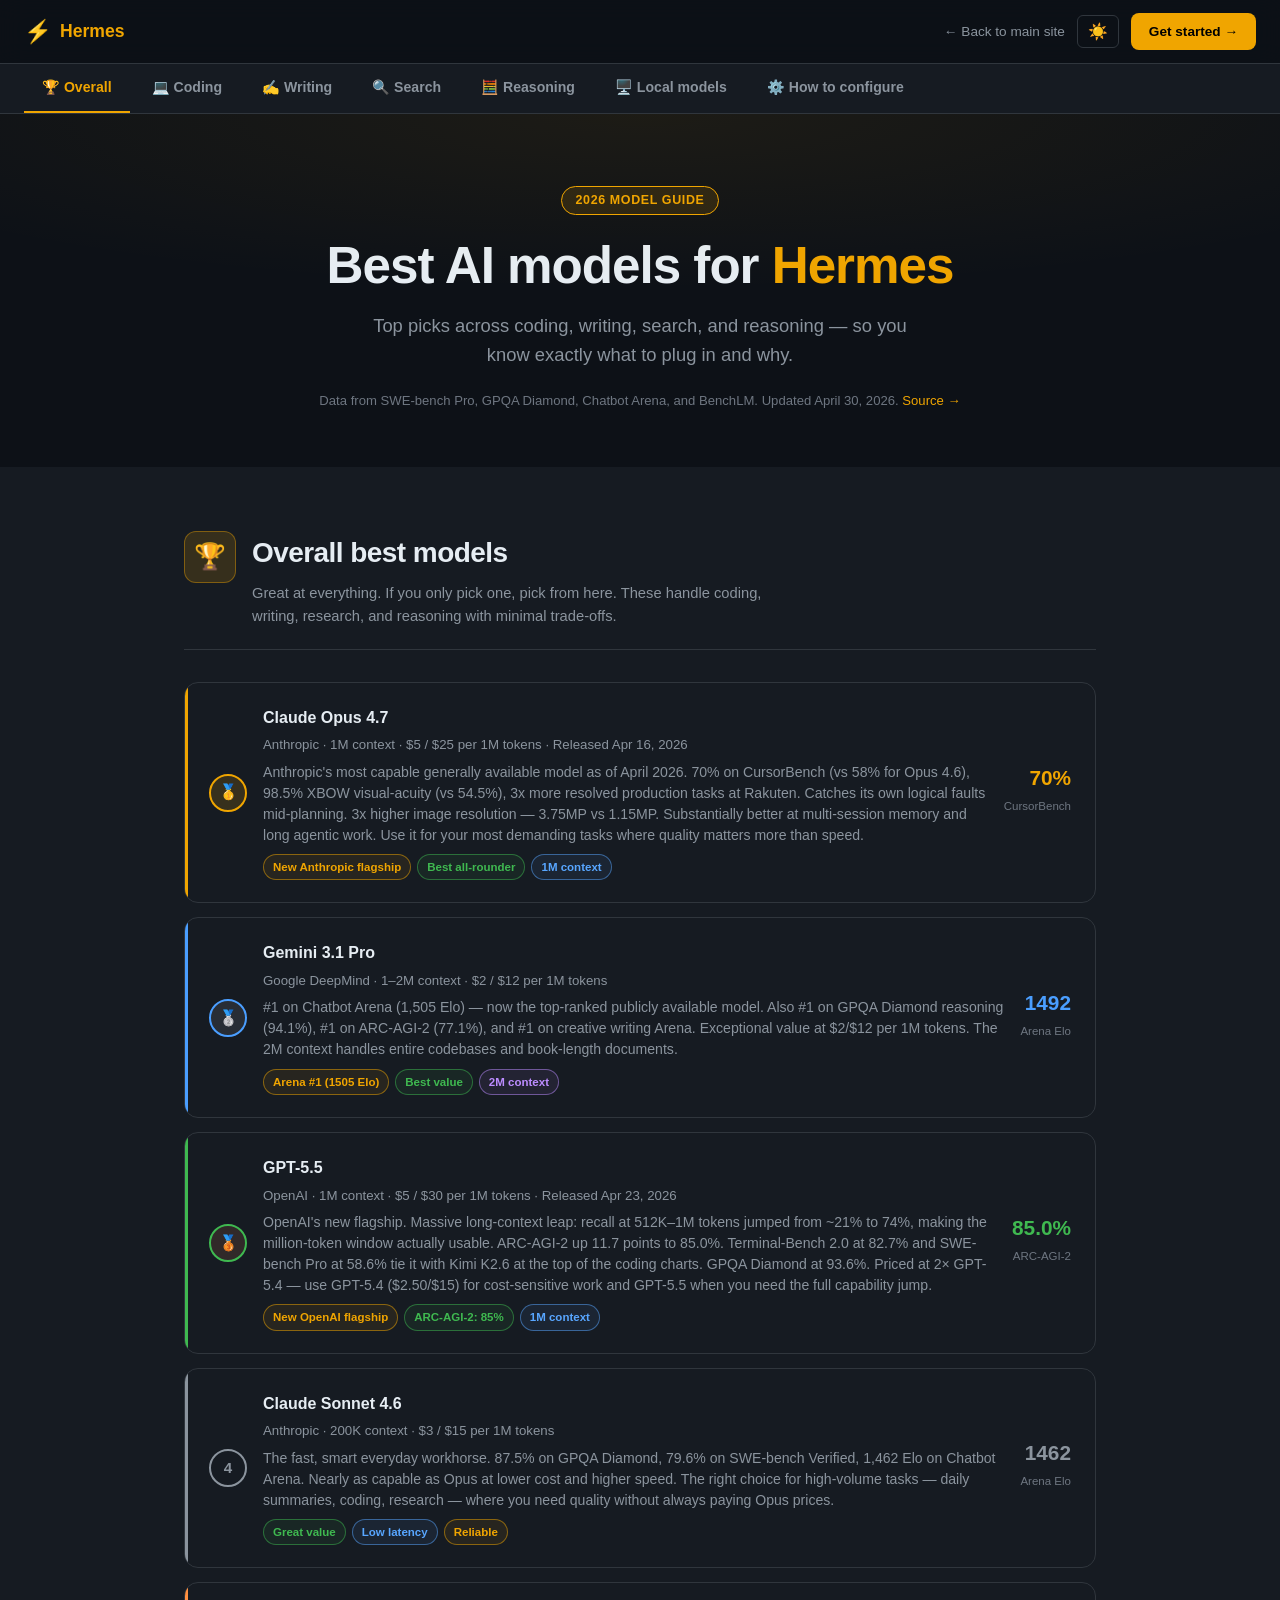
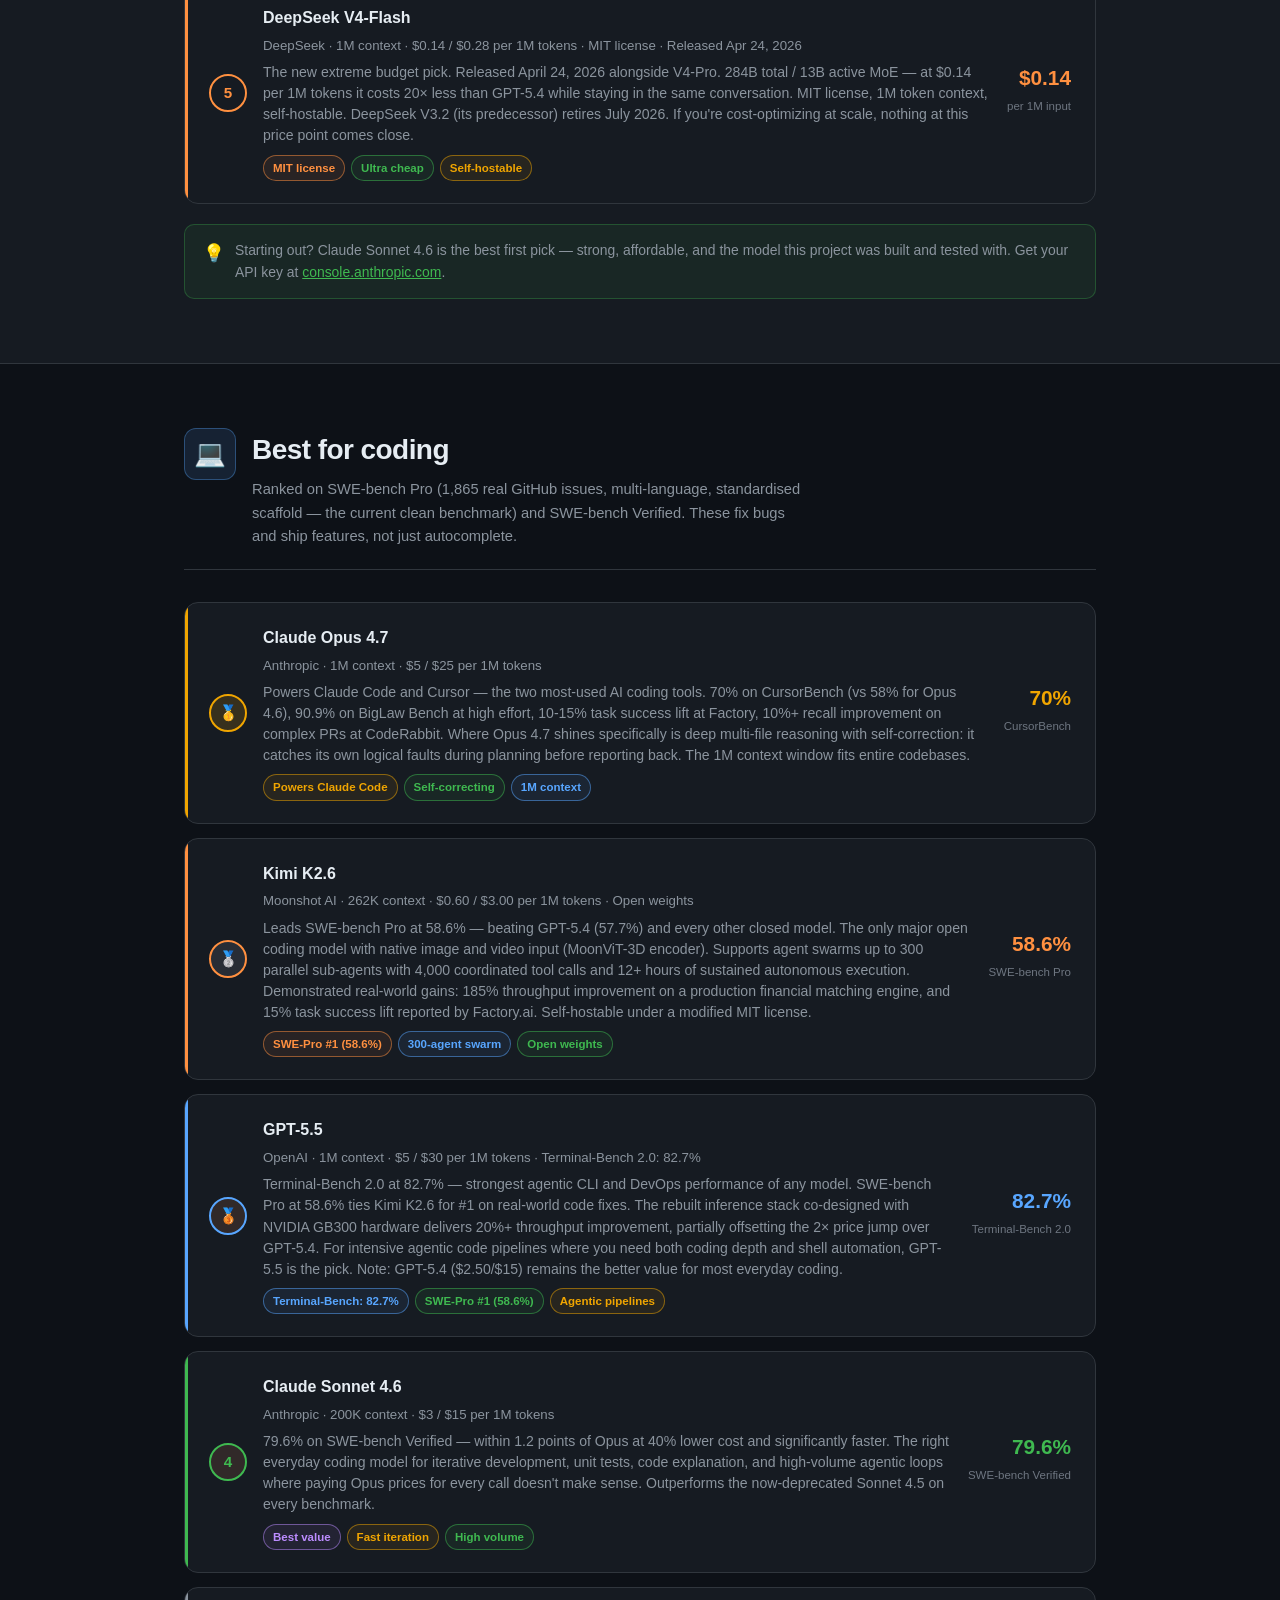
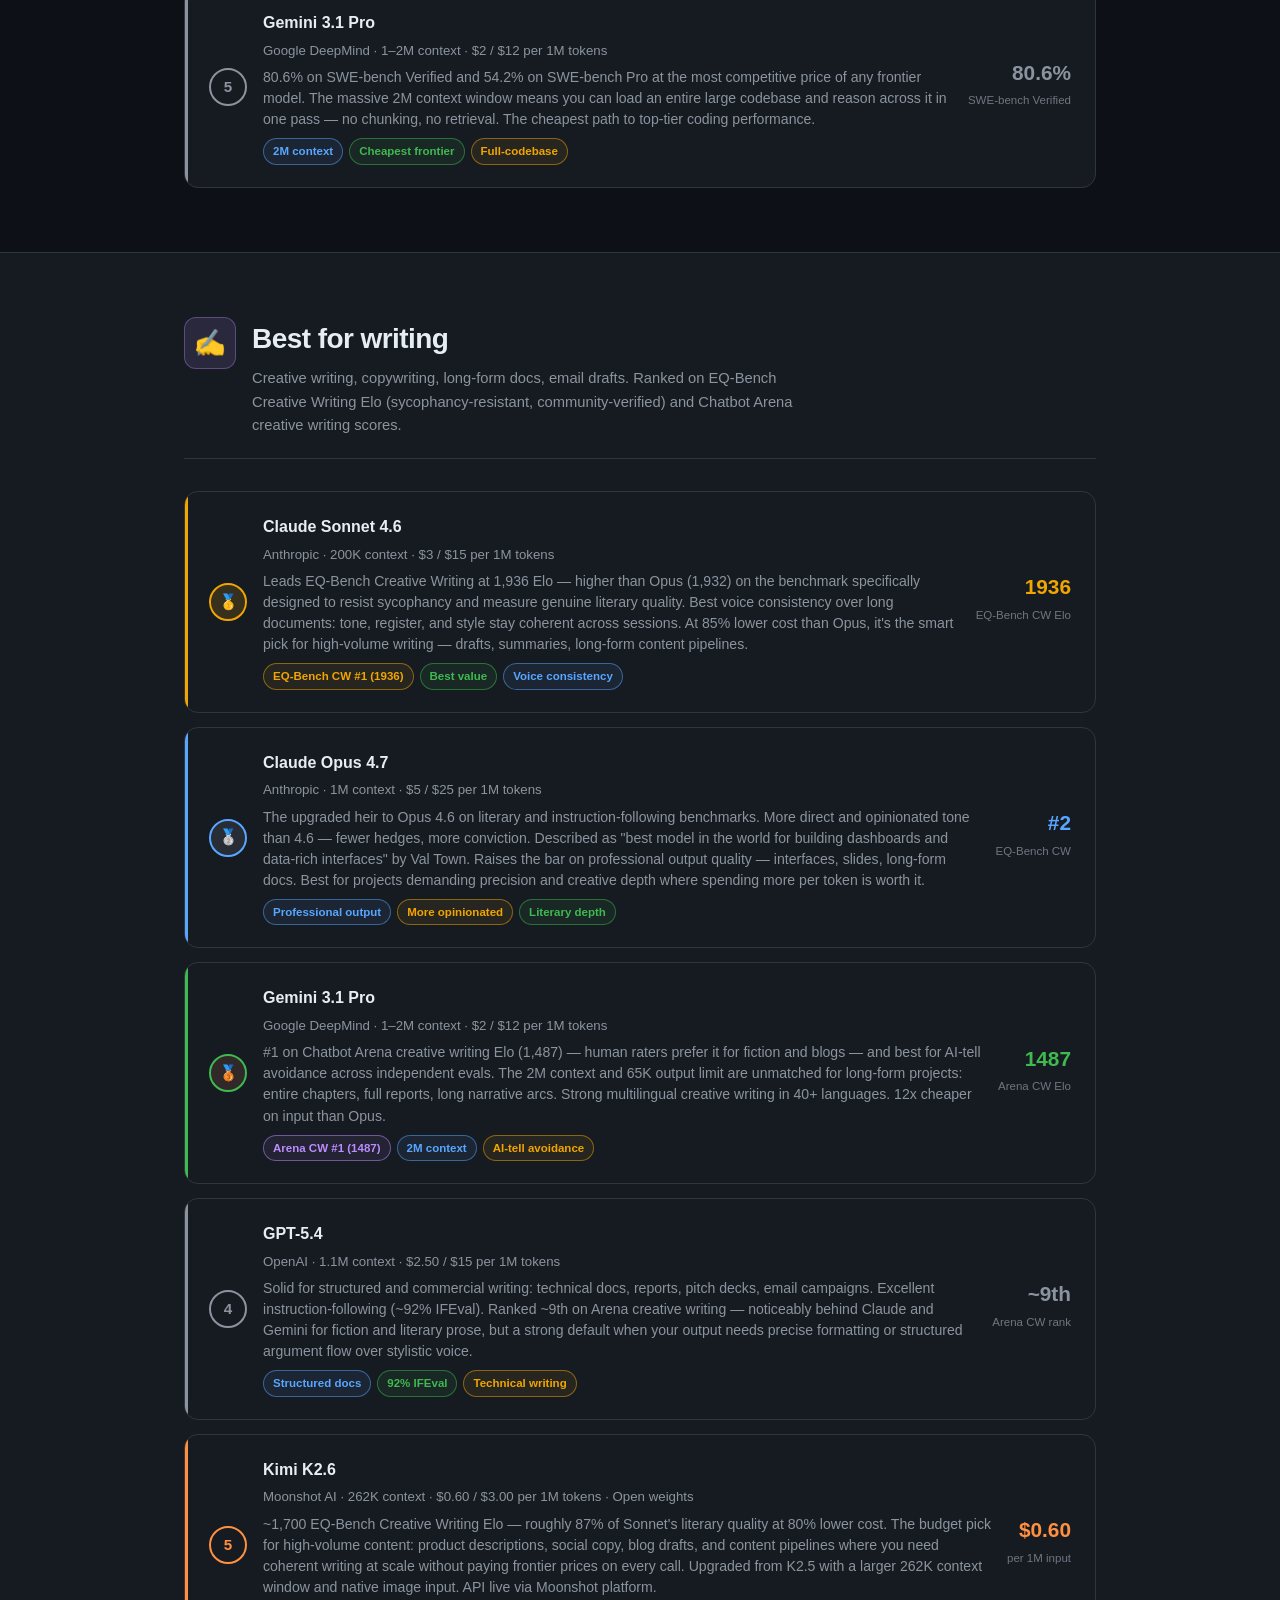
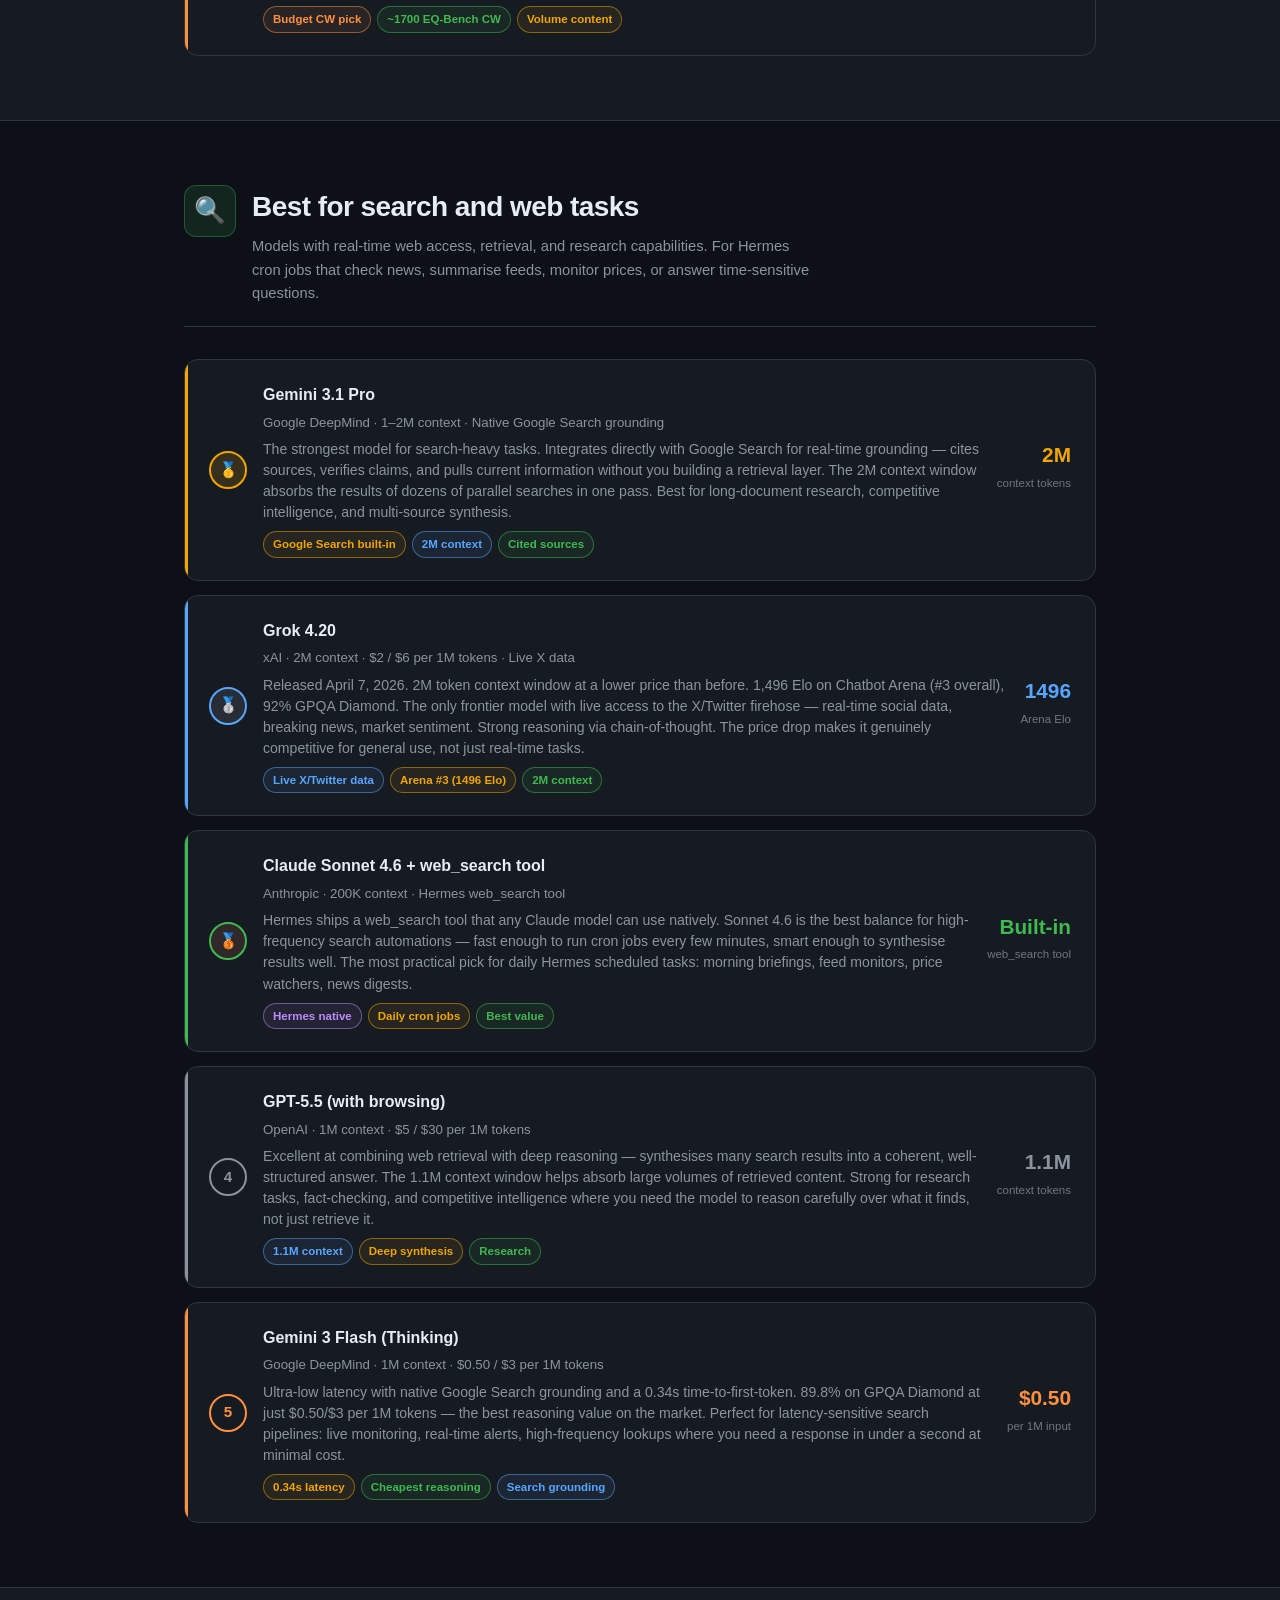
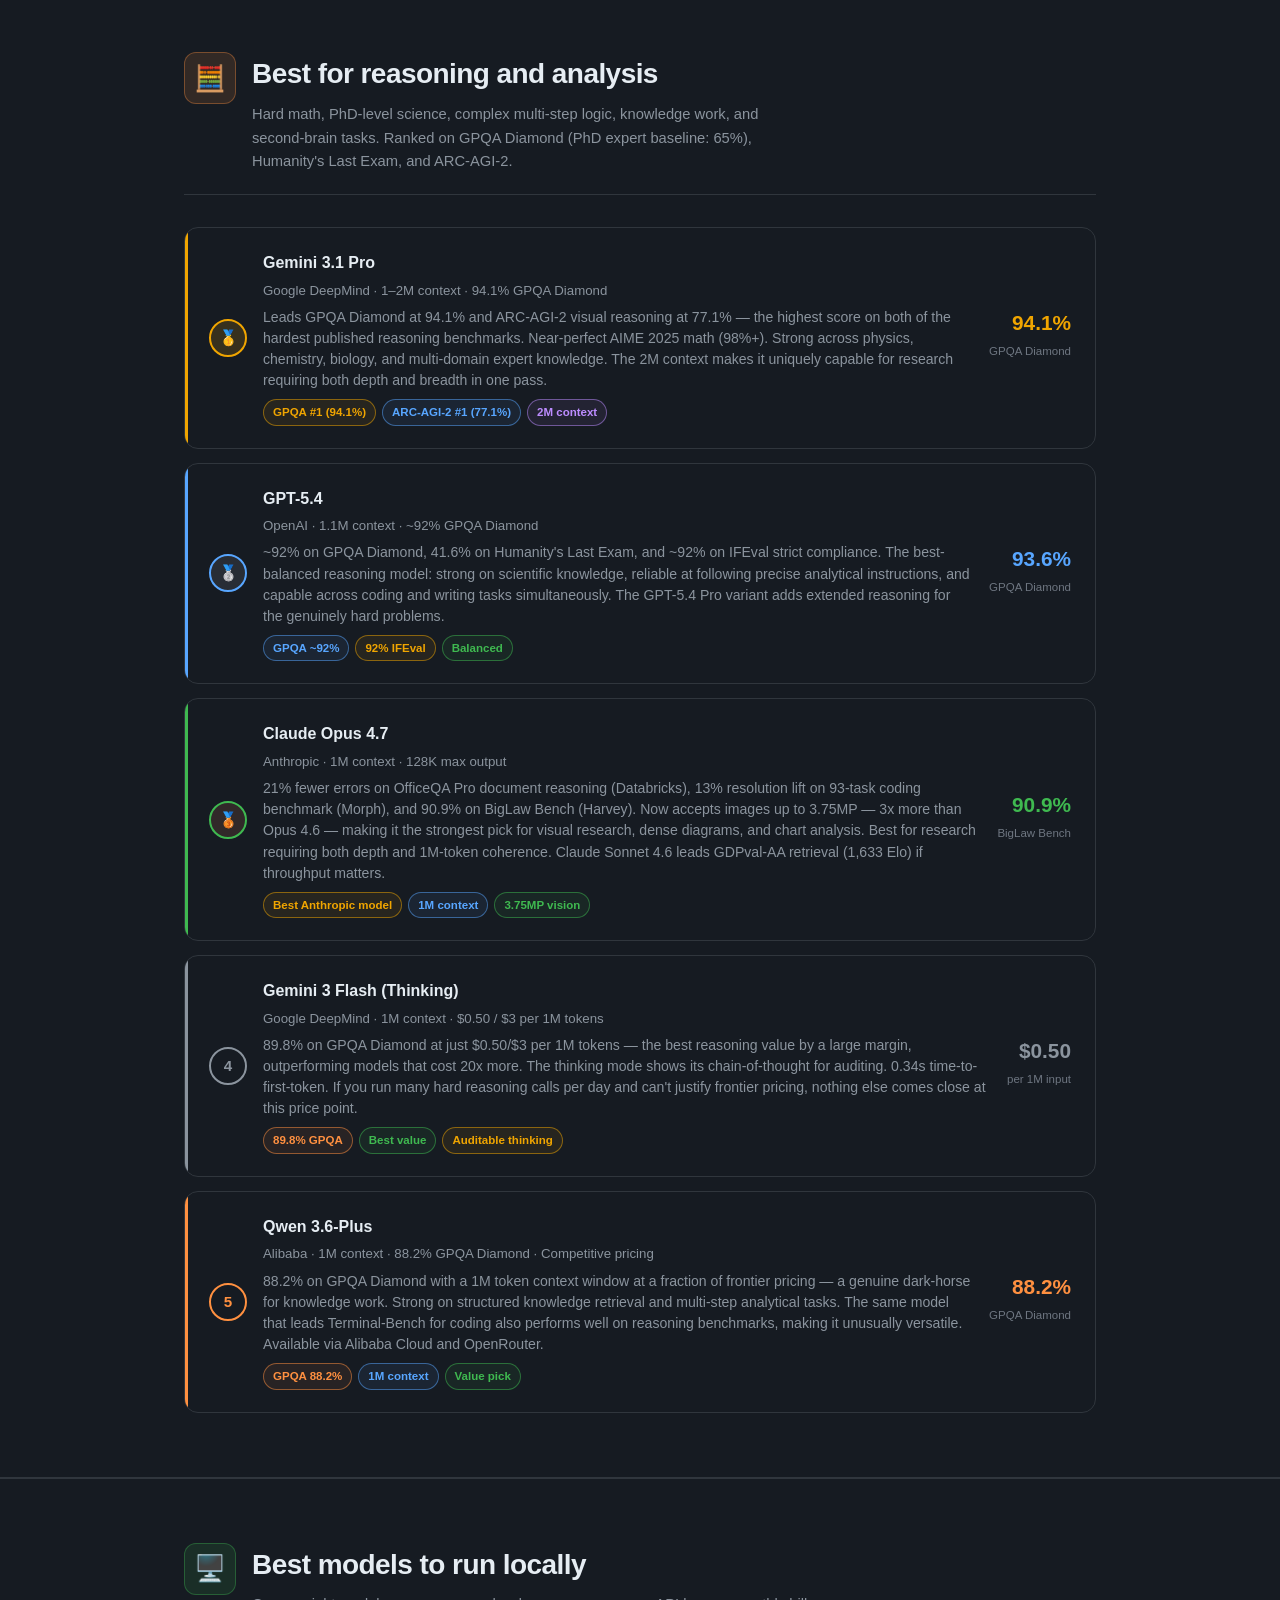
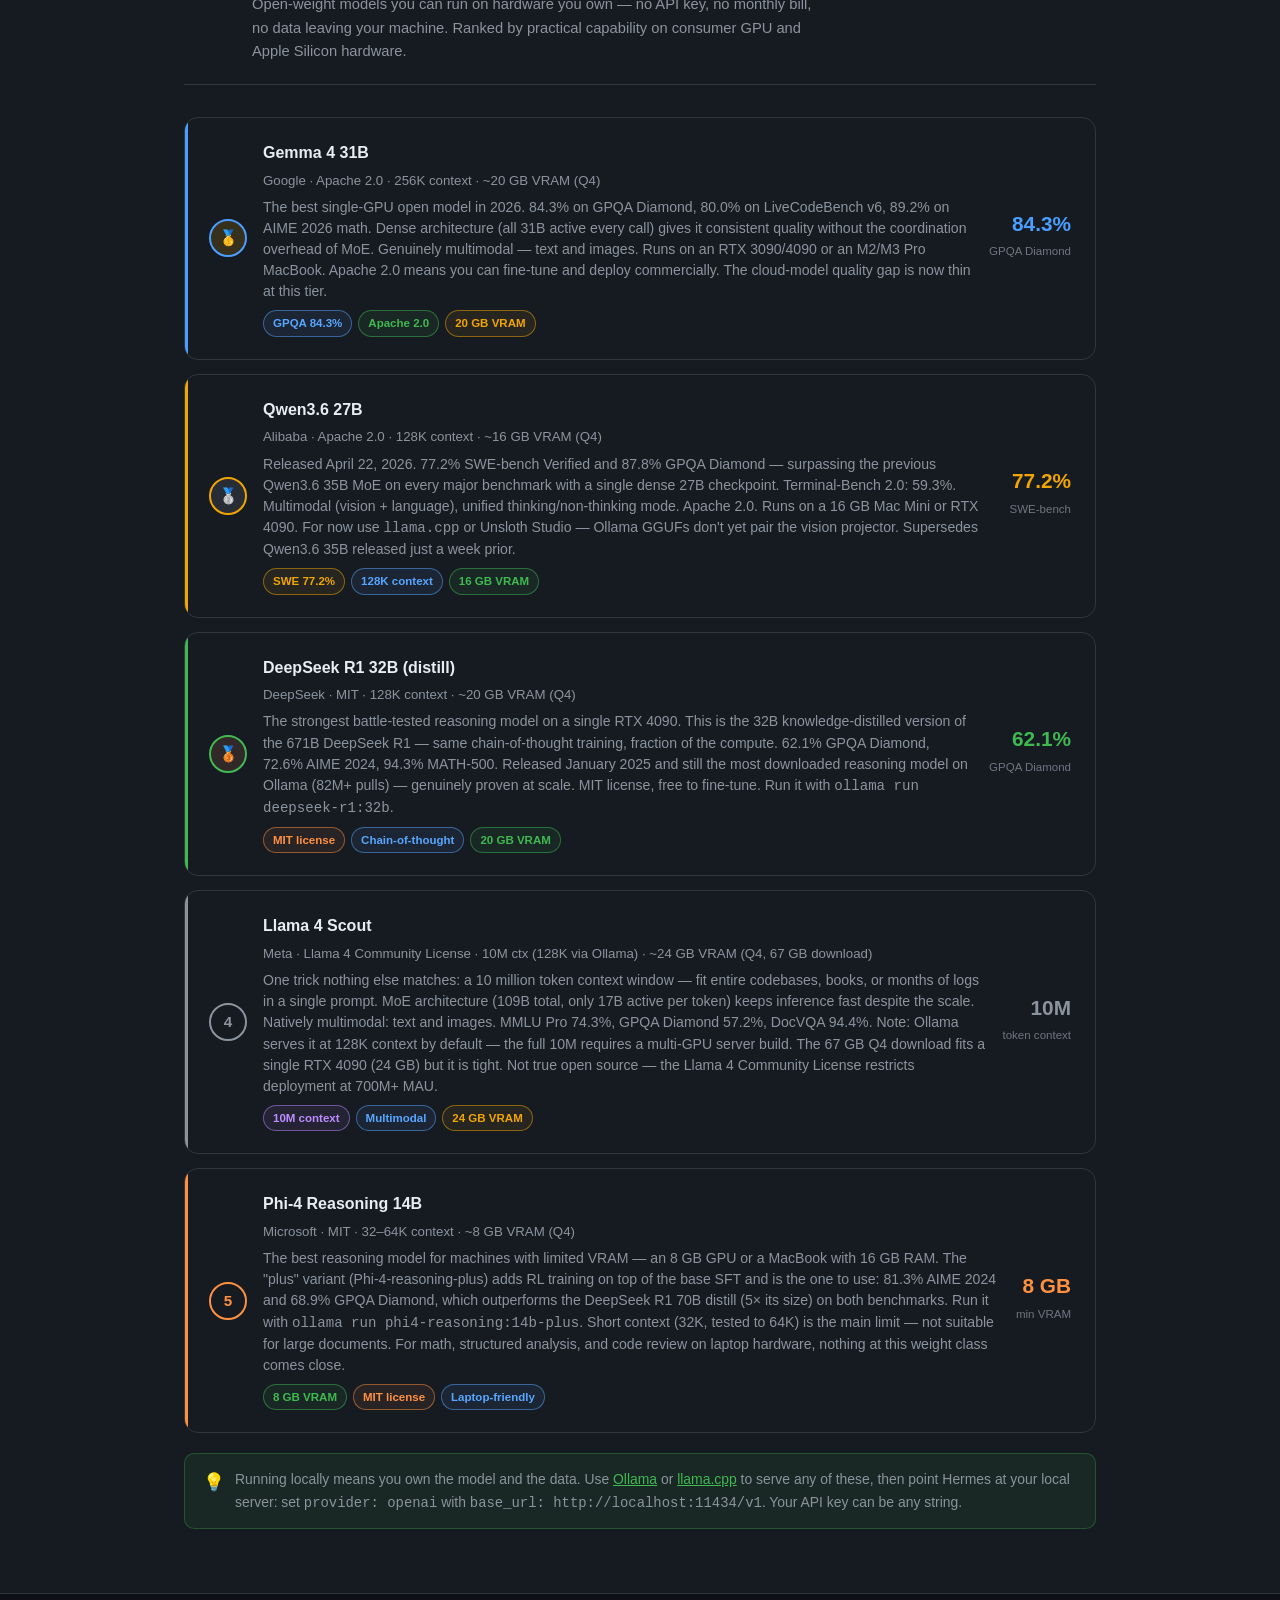
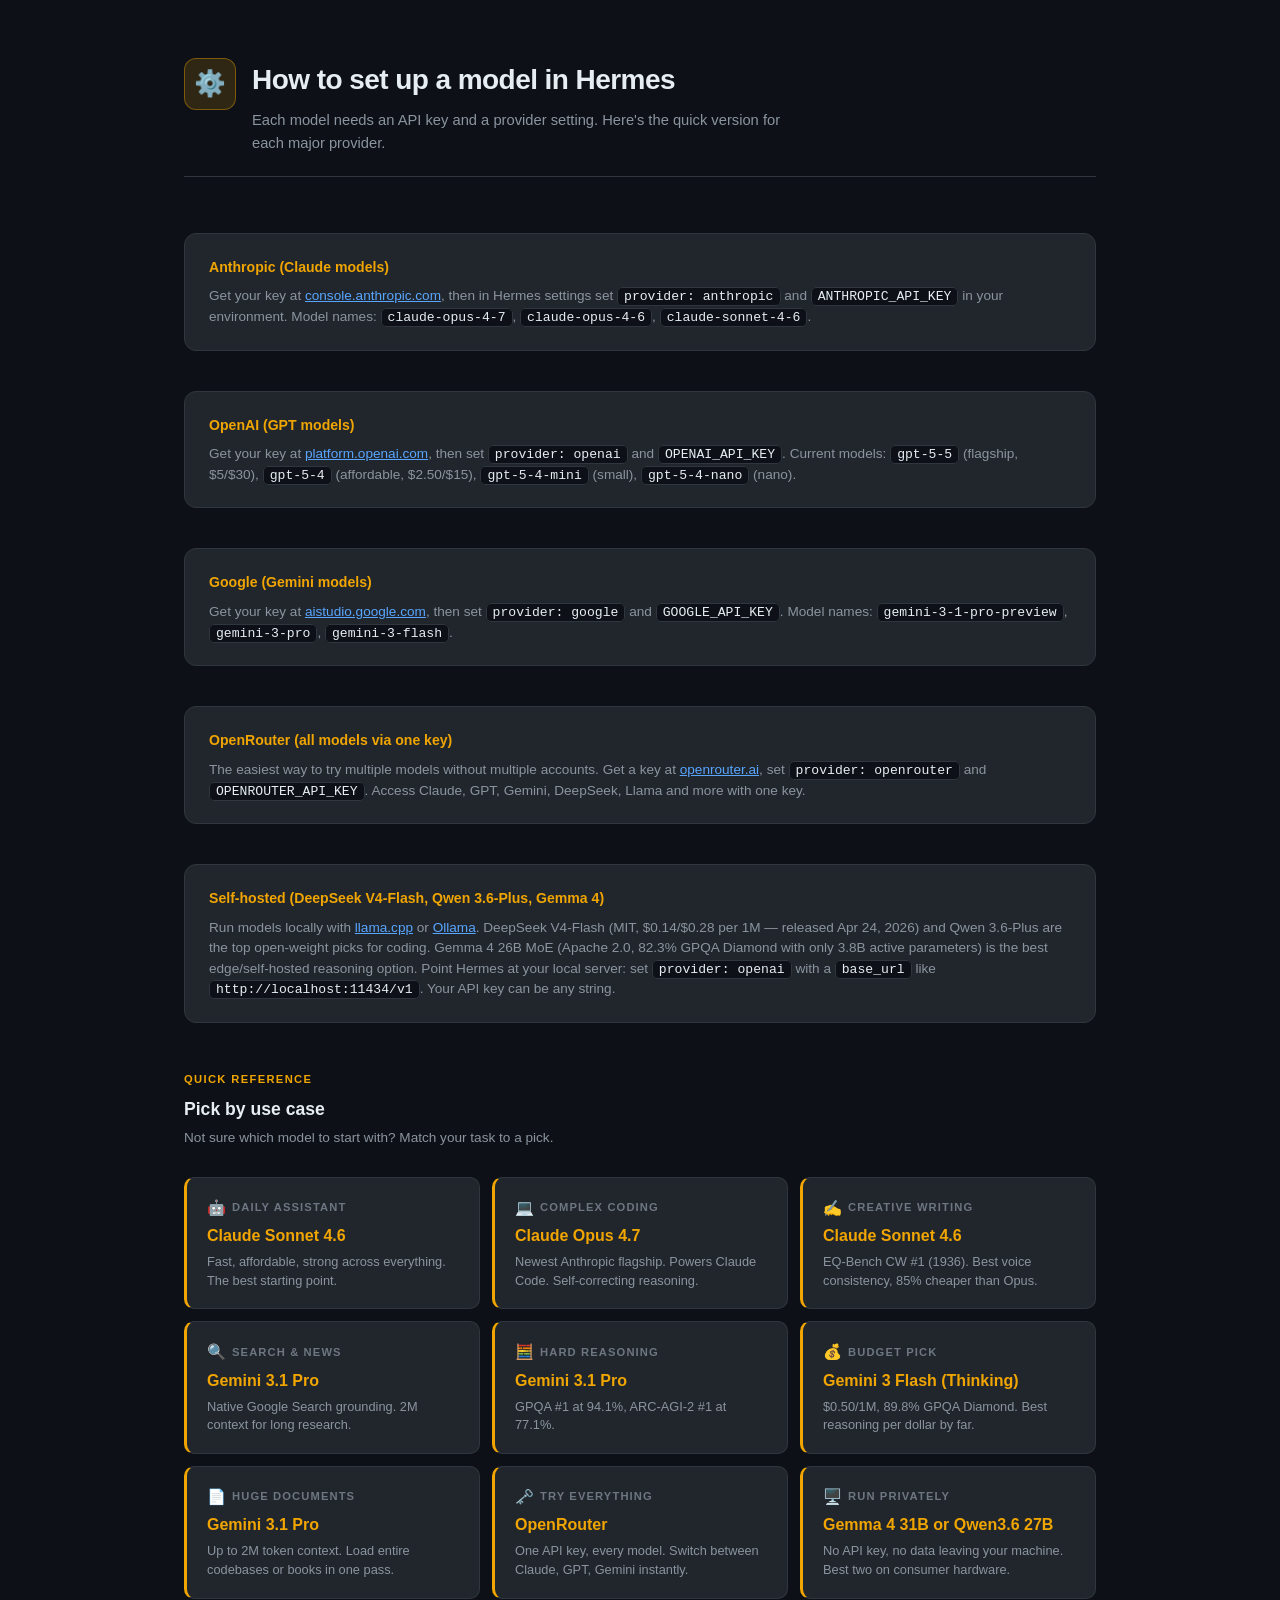
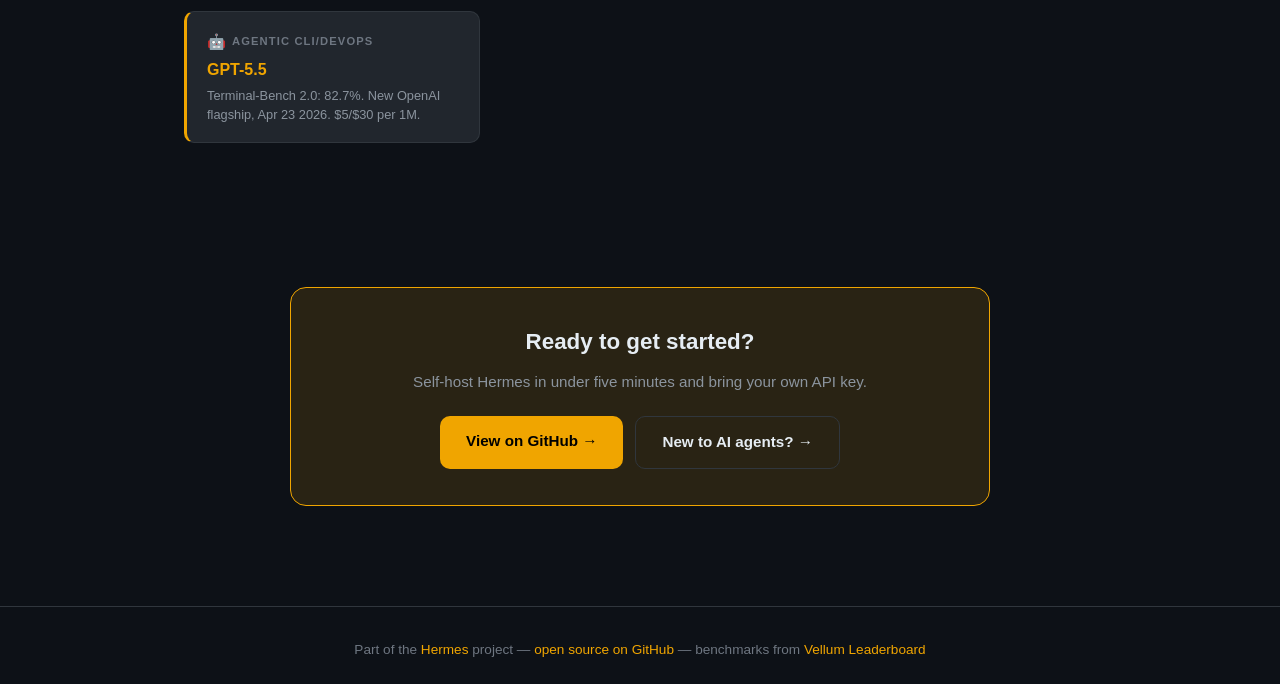
<file: models/index.html>
<!DOCTYPE html>
<html lang="en" data-theme="dark">
<head>
  <script>
    // Canonical URL: strip trailing index.html so links always show the clean path
    (function(){
      var p = window.location.pathname;
      if (p.endsWith('/index.html')) {
        var clean = p.slice(0, p.length - 'index.html'.length);
        window.history.replaceState(null, '', clean + window.location.search + window.location.hash);
      }
    })();
  </script>
<meta charset="UTF-8">
<meta name="viewport" content="width=device-width, initial-scale=1.0">
<title>Best AI Models for Hermes — 2026 Guide</title>
<meta name="description" content="The best AI models to use with Hermes in 2026 — top picks for coding, writing, web search, and all-around use.">
<style>
  :root {
    --bg-primary: #0d1117;
    --bg-secondary: #161b22;
    --bg-tertiary: #21262d;
    --bg-card: #161b22;
    --border: #30363d;
    --text-primary: #e6edf3;
    --text-secondary: #8b949e;
    --text-muted: #6e7681;
    --accent: #f0a500;
    --accent-dim: #c88800;
    --accent-glow: rgba(240,165,0,0.12);
    --green: #3fb950;
    --blue: #58a6ff;
    --purple: #bc8cff;
    --red: #f85149;
    --orange: #ff9040;
    --nav-height: 64px;
  }
  [data-theme="light"] nav {
    background: rgba(246, 248, 250, 0.95);
  }
  [data-theme="light"] {
    --bg-primary: #ffffff;
    --bg-secondary: #f6f8fa;
    --bg-tertiary: #eaeef2;
    --bg-card: #ffffff;
    --border: #d0d7de;
    --text-primary: #1f2328;
    --text-secondary: #656d76;
    --text-muted: #9198a1;
    --accent: #c07800;
    --accent-dim: #9a6200;
    --accent-glow: rgba(192,120,0,0.10);
  }

  *, *::before, *::after { box-sizing: border-box; margin: 0; padding: 0; }

  body {
    font-family: -apple-system, BlinkMacSystemFont, 'Segoe UI', sans-serif;
    background: var(--bg-primary);
    color: var(--text-primary);
    line-height: 1.6;
    min-height: 100vh;
  }

  /* NAV */
  nav {
    position: sticky;
    top: 0;
    height: var(--nav-height);
    background: rgba(13, 17, 23, 0.92);
    border-bottom: 1px solid var(--border);
    backdrop-filter: blur(12px);
    display: flex;
    align-items: center;
    justify-content: space-between;
    padding: 0 24px;
    z-index: 100;
  }
  .nav-logo {
    font-size: 1.1rem;
    font-weight: 700;
    color: var(--accent);
    text-decoration: none;
    display: flex;
    align-items: center;
    gap: 8px;
  }
  .nav-logo span { font-size: 1.4rem; }
  .nav-right { display: flex; align-items: center; gap: 12px; }
  .nav-back {
    color: var(--text-secondary);
    text-decoration: none;
    font-size: 0.85rem;
    display: flex;
    align-items: center;
    gap: 4px;
    transition: color 0.2s;
  }
  .nav-back:hover { color: var(--text-primary); }
  #theme-toggle {
    background: none;
    border: 1px solid var(--border);
    border-radius: 6px;
    padding: 6px 10px;
    cursor: pointer;
    font-size: 1rem;
    color: var(--text-primary);
    transition: border-color 0.2s;
  }
  #theme-toggle:hover { border-color: var(--accent); }
  .btn-cta {
    background: var(--accent);
    color: #000;
    border: none;
    border-radius: 8px;
    padding: 8px 18px;
    font-size: 0.85rem;
    font-weight: 600;
    cursor: pointer;
    text-decoration: none;
    transition: opacity 0.2s;
  }
  .btn-cta:hover { opacity: 0.85; }

  /* TAB NAV */
  .tab-bar {
    position: sticky;
    top: var(--nav-height);
    z-index: 90;
    background: var(--bg-secondary);
    border-bottom: 1px solid var(--border);
    padding: 0 24px;
    display: flex;
    gap: 4px;
    overflow-x: auto;
    scrollbar-width: none;
  }
  .tab-bar::-webkit-scrollbar { display: none; }
  .tab-pill {
    padding: 12px 18px;
    font-size: 0.88rem;
    font-weight: 600;
    color: var(--text-secondary);
    cursor: pointer;
    border-bottom: 2px solid transparent;
    white-space: nowrap;
    transition: color 0.2s, border-color 0.2s;
    text-decoration: none;
    display: block;
  }
  .tab-pill:hover { color: var(--text-primary); }
  .tab-pill.active { color: var(--accent); border-bottom-color: var(--accent); }

  /* HERO */
  .hero {
    text-align: center;
    padding: 72px 24px 56px;
    position: relative;
    overflow: hidden;
  }
  .hero::before {
    content: '';
    position: absolute;
    inset: 0;
    background: radial-gradient(ellipse 70% 50% at 50% 0%, rgba(240,165,0,0.07), transparent);
    pointer-events: none;
  }
  .hero-badge {
    display: inline-block;
    background: var(--accent-glow);
    border: 1px solid var(--accent);
    color: var(--accent);
    border-radius: 20px;
    padding: 4px 14px;
    font-size: 0.78rem;
    font-weight: 600;
    letter-spacing: 0.05em;
    text-transform: uppercase;
    margin-bottom: 20px;
  }
  .hero h1 {
    font-size: clamp(1.9rem, 4.5vw, 3.2rem);
    font-weight: 800;
    line-height: 1.2;
    margin-bottom: 14px;
    letter-spacing: -0.02em;
  }
  .hero h1 em { font-style: normal; color: var(--accent); }
  .hero-sub {
    font-size: clamp(0.95rem, 2.2vw, 1.15rem);
    color: var(--text-secondary);
    max-width: 580px;
    margin: 0 auto 20px;
  }
  .hero-note {
    font-size: 0.82rem;
    color: var(--text-muted);
    margin-top: 8px;
  }
  .hero-note a { color: var(--accent); text-decoration: none; }

  /* SECTION */
  .model-section {
    padding: 64px 24px;
    max-width: 960px;
    margin: 0 auto;
  }
  .model-section + .model-section { padding-top: 0; }
  .section-alt {
    background: var(--bg-secondary);
  }
  .section-alt .model-section { }

  .section-header {
    display: flex;
    align-items: flex-start;
    gap: 16px;
    margin-bottom: 32px;
    padding-bottom: 20px;
    border-bottom: 1px solid var(--border);
  }
  .section-icon {
    width: 52px;
    height: 52px;
    border-radius: 12px;
    display: flex;
    align-items: center;
    justify-content: center;
    font-size: 1.6rem;
    flex-shrink: 0;
  }
  .icon-gold { background: rgba(240,165,0,0.15); border: 1px solid rgba(240,165,0,0.4); }
  .icon-blue { background: rgba(88,166,255,0.12); border: 1px solid rgba(88,166,255,0.35); }
  .icon-green { background: rgba(63,185,80,0.12); border: 1px solid rgba(63,185,80,0.35); }
  .icon-purple { background: rgba(188,140,255,0.12); border: 1px solid rgba(188,140,255,0.35); }
  .icon-orange { background: rgba(255,144,64,0.12); border: 1px solid rgba(255,144,64,0.35); }

  .section-header-text h2 {
    font-size: clamp(1.3rem, 2.5vw, 1.75rem);
    font-weight: 700;
    margin-bottom: 6px;
    letter-spacing: -0.02em;
  }
  .section-header-text p {
    font-size: 0.92rem;
    color: var(--text-secondary);
    max-width: 560px;
  }

  /* MODEL CARDS */
  .model-list {
    display: grid;
    gap: 14px;
  }
  .model-card {
    background: var(--bg-card);
    border: 1px solid var(--border);
    border-radius: 14px;
    padding: 22px 24px;
    display: grid;
    grid-template-columns: auto 1fr auto;
    gap: 16px;
    align-items: center;
    transition: border-color 0.2s, transform 0.2s;
    position: relative;
    overflow: hidden;
  }
  .model-card:hover {
    border-color: var(--model-color, var(--accent));
    transform: translateY(-1px);
  }
  .model-card::before {
    content: '';
    position: absolute;
    left: 0;
    top: 0;
    bottom: 0;
    width: 3px;
    background: var(--model-color, var(--accent));
    border-radius: 14px 0 0 14px;
  }

  .rank-badge {
    width: 38px;
    height: 38px;
    border-radius: 50%;
    display: flex;
    align-items: center;
    justify-content: center;
    font-weight: 800;
    font-size: 0.95rem;
    flex-shrink: 0;
    border: 2px solid var(--model-color, var(--accent));
    color: var(--model-color, var(--accent));
    background: transparent;
  }
  .rank-badge.gold { background: rgba(240,165,0,0.15); }
  .rank-badge.silver { background: rgba(139,148,158,0.15); }
  .rank-badge.bronze { background: rgba(201,120,80,0.15); }

  .model-info h3 {
    font-size: 1rem;
    font-weight: 700;
    margin-bottom: 4px;
  }
  .model-info .model-meta {
    font-size: 0.83rem;
    color: var(--text-secondary);
    margin-bottom: 6px;
  }
  .model-info .model-why {
    font-size: 0.88rem;
    color: var(--text-secondary);
    line-height: 1.5;
  }
  .model-pills {
    display: flex;
    flex-wrap: wrap;
    gap: 6px;
    margin-top: 8px;
  }
  .pill {
    font-size: 0.72rem;
    font-weight: 600;
    padding: 3px 9px;
    border-radius: 20px;
    border: 1px solid var(--border);
    color: var(--text-muted);
    white-space: nowrap;
  }
  .pill.green { border-color: rgba(63,185,80,0.5); color: var(--green); background: rgba(63,185,80,0.08); }
  .pill.blue { border-color: rgba(88,166,255,0.5); color: var(--blue); background: rgba(88,166,255,0.08); }
  .pill.purple { border-color: rgba(188,140,255,0.5); color: var(--purple); background: rgba(188,140,255,0.08); }
  .pill.gold { border-color: rgba(240,165,0,0.5); color: var(--accent); background: rgba(240,165,0,0.08); }
  .pill.orange { border-color: rgba(255,144,64,0.5); color: var(--orange); background: rgba(255,144,64,0.08); }

  .model-score {
    text-align: right;
    flex-shrink: 0;
  }
  .score-val {
    font-size: 1.3rem;
    font-weight: 800;
    color: var(--model-color, var(--accent));
    display: block;
    line-height: 1;
    margin-bottom: 3px;
  }
  .score-label {
    font-size: 0.72rem;
    color: var(--text-muted);
    white-space: nowrap;
  }

  /* SETUP BOX */
  .setup-box {
    background: var(--bg-tertiary);
    border: 1px solid var(--border);
    border-radius: 12px;
    padding: 22px 24px;
    margin-top: 24px;
  }
  .setup-box h4 {
    font-size: 0.88rem;
    font-weight: 700;
    margin-bottom: 8px;
    color: var(--accent);
  }
  .setup-box p {
    font-size: 0.85rem;
    color: var(--text-secondary);
    line-height: 1.5;
  }
  .setup-box code {
    background: var(--bg-primary);
    border: 1px solid var(--border);
    border-radius: 5px;
    padding: 1px 6px;
    font-size: 0.82rem;
    font-family: 'SFMono-Regular', Consolas, monospace;
    color: var(--text-primary);
  }

  /* HOW TO PICK */

  .picker-grid {
    display: grid;
    grid-template-columns: repeat(auto-fit, minmax(220px, 1fr));
    gap: 12px;
    margin-top: 28px;
  }
  .picker-card {
    background: var(--bg-tertiary);
    border: 1px solid var(--border);
    border-left: 3px solid var(--accent);
    border-radius: 10px;
    padding: 18px 20px;
    display: flex;
    flex-direction: column;
    gap: 6px;
    transition: border-color 0.2s, box-shadow 0.2s, transform 0.15s;
  }
  .picker-card:hover {
    border-color: var(--accent);
    box-shadow: 0 4px 20px rgba(240,165,0,0.12);
    transform: translateY(-1px);
  }
  .picker-card .use-case {
    font-size: 0.7rem;
    font-weight: 700;
    text-transform: uppercase;
    letter-spacing: 0.1em;
    color: var(--text-muted);
    display: flex;
    align-items: center;
    gap: 6px;
  }
  .picker-card .use-case .uc-icon {
    font-size: 0.95rem;
    letter-spacing: 0;
  }
  .picker-card .recommendation {
    font-size: 1rem;
    font-weight: 800;
    color: var(--accent);
    line-height: 1.2;
  }
  .picker-card .why-short {
    font-size: 0.8rem;
    color: var(--text-secondary);
    line-height: 1.45;
    margin-top: 2px;
  }

  /* FREE TIER NOTE */
  .free-note {
    background: rgba(63,185,80,0.08);
    border: 1px solid rgba(63,185,80,0.3);
    border-radius: 10px;
    padding: 14px 18px;
    margin-top: 20px;
    font-size: 0.87rem;
    color: var(--text-secondary);
    display: flex;
    gap: 10px;
    align-items: flex-start;
  }
  .free-note .note-icon { font-size: 1.1rem; flex-shrink: 0; }

  /* CTA STRIP */
  .cta-strip {
    background: var(--accent-glow);
    border: 1px solid var(--accent);
    border-radius: 16px;
    padding: 36px 40px;
    text-align: center;
    margin: 40px auto;
    max-width: 700px;
  }
  .cta-strip h2 { font-size: 1.4rem; font-weight: 700; margin-bottom: 10px; }
  .cta-strip p { color: var(--text-secondary); margin-bottom: 22px; font-size: 0.95rem; }
  .cta-group { display: flex; gap: 12px; justify-content: center; flex-wrap: wrap; }
  .btn-primary {
    background: var(--accent);
    color: #000;
    font-weight: 700;
    padding: 13px 26px;
    border-radius: 10px;
    text-decoration: none;
    font-size: 0.95rem;
    transition: opacity 0.2s;
  }
  .btn-primary:hover { opacity: 0.85; }
  .btn-ghost {
    background: transparent;
    color: var(--text-primary);
    font-weight: 600;
    padding: 13px 26px;
    border-radius: 10px;
    text-decoration: none;
    font-size: 0.95rem;
    border: 1px solid var(--border);
    transition: border-color 0.2s;
  }
  .btn-ghost:hover { border-color: var(--accent); }

  /* FOOTER */
  footer {
    border-top: 1px solid var(--border);
    text-align: center;
    padding: 32px 24px;
    color: var(--text-muted);
    font-size: 0.85rem;
  }
  footer a { color: var(--accent); text-decoration: none; }

  /* DIVIDER */
  .section-divider { height: 1px; background: var(--border); }

  /* MOBILE */
  @media (max-width: 640px) {
    nav { padding: 0 16px; }
    .nav-back { display: none; }
    .btn-cta { display: none; }
    .model-card { grid-template-columns: auto 1fr; }
    .model-score { display: none; }
    .tab-bar { padding: 0 12px; }
    .tab-pill { padding: 10px 14px; font-size: 0.82rem; }
    .section-header { flex-direction: column; gap: 12px; }
    .cta-strip { padding: 28px 20px; }
  }
  @media (max-width: 480px) {
    .picker-grid { grid-template-columns: 1fr 1fr; }
  }

  /* HAMBURGER + MOBILE MENU */
  .hamburger {
    display: none;
    flex-direction: column;
    gap: 5px;
    cursor: pointer;
    padding: 6px;
    border: 1px solid var(--border);
    border-radius: 6px;
    background: none;
    transition: border-color 0.15s;
    flex-shrink: 0;
  }
  .hamburger:hover { border-color: var(--accent); }
  .hamburger span {
    display: block;
    width: 20px;
    height: 2px;
    background: var(--text-secondary);
    border-radius: 2px;
    transition: transform 0.2s, opacity 0.2s;
  }
  .hamburger.open span:nth-child(1) { transform: translateY(7px) rotate(45deg); }
  .hamburger.open span:nth-child(2) { opacity: 0; }
  .hamburger.open span:nth-child(3) { transform: translateY(-7px) rotate(-45deg); }
  #models-mobile-menu {
    display: none;
    position: fixed;
    top: var(--nav-height);
    left: 0; right: 0;
    background: var(--bg-secondary);
    border-bottom: 1px solid var(--border);
    padding: 16px 24px;
    z-index: 999;
    flex-direction: column;
    gap: 4px;
  }
  #models-mobile-menu.open { display: flex; }
  #models-mobile-menu a {
    color: var(--text-secondary);
    font-size: 0.95rem;
    font-weight: 500;
    padding: 10px 12px;
    border-radius: 6px;
    transition: color 0.15s, background 0.15s;
    text-decoration: none;
  }
  #models-mobile-menu a:hover { color: var(--text-primary); background: var(--bg-tertiary); }
  #models-mobile-menu a.accent { color: var(--accent); }
  #models-mobile-menu .menu-divider {
    height: 1px;
    background: var(--border);
    margin: 4px 0;
  }
  @media (max-width: 640px) {
    .hamburger { display: flex; }
    .btn-cta { display: none; }
    .nav-back { display: none; }
  }
</style>
</head>
<body>

<nav>
  <a href="../" class="nav-logo"><span>⚡</span> Hermes</a>
  <div class="nav-right">
    <a href="../" class="nav-back">← <span>Back to main site</span></a>
    <button id="theme-toggle" aria-label="Toggle theme">🌙</button>
    <a href="https://hermes-agent.nousresearch.com/docs/getting-started/installation" class="btn-cta" target="_blank">Get started →</a>
  </div>
  <button class="hamburger" id="models-hamburger" aria-label="Open menu" aria-expanded="false">
    <span></span><span></span><span></span>
  </button>
</nav>

<div id="models-mobile-menu">
  <a href="../">⚡ Hermes Home</a>
  <a href="../#why">Why Hermes</a>
  <a href="../#features">Features</a>
  <a href="../#compare">Compare</a>
  <a href="../#install">Install</a>
  <div class="menu-divider"></div>
  <a href="../eli5/" class="accent">🧠 ELI5 — What is Hermes?</a>
  <a href="../models/" class="accent">🤖 Best Models 2026</a>
  <a href="../community/" class="accent">🌎 Community</a>
  <a href="https://hermes-agent.nousresearch.com/docs/getting-started/installation" target="_blank" class="accent" style="margin-top:4px">Get started →</a>
</div>

<!-- TAB BAR -->
<div class="tab-bar">
  <a class="tab-pill active" href="#overall">🏆 Overall</a>
  <a class="tab-pill" href="#coding">💻 Coding</a>
  <a class="tab-pill" href="#writing">✍️ Writing</a>
  <a class="tab-pill" href="#search">🔍 Search</a>
  <a class="tab-pill" href="#reasoning">🧮 Reasoning</a>
  <a class="tab-pill" href="#local">🖥️ Local models</a>
  <a class="tab-pill" href="#howto">⚙️ How to configure</a>
</div>

<!-- HERO -->
<section class="hero">
  <div class="hero-badge">2026 Model Guide</div>
  <h1>Best AI models for <em>Hermes</em></h1>
  <p class="hero-sub">Top picks across coding, writing, search, and reasoning — so you know exactly what to plug in and why.</p>
  <p class="hero-note">Data from SWE-bench Pro, GPQA Diamond, Chatbot Arena, and BenchLM. Updated April 30, 2026. <a href="https://lmarena.ai/leaderboard" target="_blank">Source →</a></p>
</section>

<!-- =========================================
     OVERALL
     ========================================= -->
<div id="overall" class="section-alt">
  <div class="model-section">
    <div class="section-header">
      <div class="section-icon icon-gold">🏆</div>
      <div class="section-header-text">
        <h2>Overall best models</h2>
        <p>Great at everything. If you only pick one, pick from here. These handle coding, writing, research, and reasoning with minimal trade-offs.</p>
      </div>
    </div>

    <div class="model-list">
      <!-- #1 -->
      <div class="model-card" style="--model-color: #f0a500;">
        <div class="rank-badge gold">🥇</div>
        <div class="model-info">
          <h3>Claude Opus 4.7</h3>
          <div class="model-meta">Anthropic &middot; 1M context &middot; $5 / $25 per 1M tokens &middot; Released Apr 16, 2026</div>
          <div class="model-why">Anthropic's most capable generally available model as of April 2026. 70% on CursorBench (vs 58% for Opus 4.6), 98.5% XBOW visual-acuity (vs 54.5%), 3x more resolved production tasks at Rakuten. Catches its own logical faults mid-planning. 3x higher image resolution — 3.75MP vs 1.15MP. Substantially better at multi-session memory and long agentic work. Use it for your most demanding tasks where quality matters more than speed.</div>
          <div class="model-pills">
            <span class="pill gold">New Anthropic flagship</span>
            <span class="pill green">Best all-rounder</span>
            <span class="pill blue">1M context</span>
          </div>
        </div>
        <div class="model-score">
          <span class="score-val">70%</span>
          <span class="score-label">CursorBench</span>
        </div>
      </div>

      <!-- #2 -->
      <div class="model-card" style="--model-color: #4a9eff;">
        <div class="rank-badge silver">🥈</div>
        <div class="model-info">
          <h3>Gemini 3.1 Pro</h3>
          <div class="model-meta">Google DeepMind &middot; 1–2M context &middot; $2 / $12 per 1M tokens</div>
          <div class="model-why">#1 on Chatbot Arena (1,505 Elo) — now the top-ranked publicly available model. Also #1 on GPQA Diamond reasoning (94.1%), #1 on ARC-AGI-2 (77.1%), and #1 on creative writing Arena. Exceptional value at $2/$12 per 1M tokens. The 2M context handles entire codebases and book-length documents.</div>
          <div class="model-pills">
            <span class="pill gold">Arena #1 (1505 Elo)</span>
            <span class="pill green">Best value</span>
            <span class="pill purple">2M context</span>
          </div>
        </div>
        <div class="model-score">
          <span class="score-val">1492</span>
          <span class="score-label">Arena Elo</span>
        </div>
      </div>

      <!-- #3 -->
      <div class="model-card" style="--model-color: #3fb950;">
        <div class="rank-badge bronze">🥉</div>
        <div class="model-info">
          <h3>GPT-5.5</h3>
          <div class="model-meta">OpenAI &middot; 1M context &middot; $5 / $30 per 1M tokens &middot; Released Apr 23, 2026</div>
          <div class="model-why">OpenAI's new flagship. Massive long-context leap: recall at 512K–1M tokens jumped from ~21% to 74%, making the million-token window actually usable. ARC-AGI-2 up 11.7 points to 85.0%. Terminal-Bench 2.0 at 82.7% and SWE-bench Pro at 58.6% tie it with Kimi K2.6 at the top of the coding charts. GPQA Diamond at 93.6%. Priced at 2× GPT-5.4 — use GPT-5.4 ($2.50/$15) for cost-sensitive work and GPT-5.5 when you need the full capability jump.</div>
          <div class="model-pills">
            <span class="pill gold">New OpenAI flagship</span>
            <span class="pill green">ARC-AGI-2: 85%</span>
            <span class="pill blue">1M context</span>
          </div>
        </div>
        <div class="model-score">
          <span class="score-val">85.0%</span>
          <span class="score-label">ARC-AGI-2</span>
        </div>
      </div>

      <!-- #4 -->
      <div class="model-card" style="--model-color: #8b949e;">
        <div class="rank-badge">4</div>
        <div class="model-info">
          <h3>Claude Sonnet 4.6</h3>
          <div class="model-meta">Anthropic &middot; 200K context &middot; $3 / $15 per 1M tokens</div>
          <div class="model-why">The fast, smart everyday workhorse. 87.5% on GPQA Diamond, 79.6% on SWE-bench Verified, 1,462 Elo on Chatbot Arena. Nearly as capable as Opus at lower cost and higher speed. The right choice for high-volume tasks — daily summaries, coding, research — where you need quality without always paying Opus prices.</div>
          <div class="model-pills">
            <span class="pill green">Great value</span>
            <span class="pill blue">Low latency</span>
            <span class="pill gold">Reliable</span>
          </div>
        </div>
        <div class="model-score">
          <span class="score-val">1462</span>
          <span class="score-label">Arena Elo</span>
        </div>
      </div>

      <!-- #5 -->
      <div class="model-card" style="--model-color: #ff9040;">
        <div class="rank-badge">5</div>
        <div class="model-info">
          <h3>DeepSeek V4-Flash</h3>
          <div class="model-meta">DeepSeek &middot; 1M context &middot; $0.14 / $0.28 per 1M tokens &middot; MIT license &middot; Released Apr 24, 2026</div>
          <div class="model-why">The new extreme budget pick. Released April 24, 2026 alongside V4-Pro. 284B total / 13B active MoE — at $0.14 per 1M tokens it costs 20× less than GPT-5.4 while staying in the same conversation. MIT license, 1M token context, self-hostable. DeepSeek V3.2 (its predecessor) retires July 2026. If you're cost-optimizing at scale, nothing at this price point comes close.</div>
          <div class="model-pills">
            <span class="pill orange">MIT license</span>
            <span class="pill green">Ultra cheap</span>
            <span class="pill gold">Self-hostable</span>
          </div>
        </div>
        <div class="model-score">
          <span class="score-val">$0.14</span>
          <span class="score-label">per 1M input</span>
        </div>
      </div>
    </div>

    <div class="free-note">
      <span class="note-icon">💡</span>
      <span>Starting out? Claude Sonnet 4.6 is the best first pick — strong, affordable, and the model this project was built and tested with. Get your API key at <a href="https://console.anthropic.com" target="_blank" style="color:var(--green)">console.anthropic.com</a>.</span>
    </div>
  </div>
</div>

<div class="section-divider"></div>

<!-- =========================================
     CODING
     ========================================= -->
<div id="coding">
  <div class="model-section">
    <div class="section-header">
      <div class="section-icon icon-blue">💻</div>
      <div class="section-header-text">
        <h2>Best for coding</h2>
        <p>Ranked on SWE-bench Pro (1,865 real GitHub issues, multi-language, standardised scaffold — the current clean benchmark) and SWE-bench Verified. These fix bugs and ship features, not just autocomplete.</p>
      </div>
    </div>

    <div class="model-list">
      <div class="model-card" style="--model-color: #f0a500;">
        <div class="rank-badge gold">🥇</div>
        <div class="model-info">
          <h3>Claude Opus 4.7</h3>
          <div class="model-meta">Anthropic &middot; 1M context &middot; $5 / $25 per 1M tokens</div>
          <div class="model-why">Powers Claude Code and Cursor — the two most-used AI coding tools. 70% on CursorBench (vs 58% for Opus 4.6), 90.9% on BigLaw Bench at high effort, 10-15% task success lift at Factory, 10%+ recall improvement on complex PRs at CodeRabbit. Where Opus 4.7 shines specifically is deep multi-file reasoning with self-correction: it catches its own logical faults during planning before reporting back. The 1M context window fits entire codebases.</div>
          <div class="model-pills">
            <span class="pill gold">Powers Claude Code</span>
            <span class="pill green">Self-correcting</span>
            <span class="pill blue">1M context</span>
          </div>
        </div>
        <div class="model-score">
          <span class="score-val">70%</span>
          <span class="score-label">CursorBench</span>
        </div>
      </div>

      <div class="model-card" style="--model-color: #ff9040;">
        <div class="rank-badge silver">🥈</div>
        <div class="model-info">
          <h3>Kimi K2.6</h3>
          <div class="model-meta">Moonshot AI &middot; 262K context &middot; $0.60 / $3.00 per 1M tokens &middot; Open weights</div>
          <div class="model-why">Leads SWE-bench Pro at 58.6% — beating GPT-5.4 (57.7%) and every other closed model. The only major open coding model with native image and video input (MoonViT-3D encoder). Supports agent swarms up to 300 parallel sub-agents with 4,000 coordinated tool calls and 12+ hours of sustained autonomous execution. Demonstrated real-world gains: 185% throughput improvement on a production financial matching engine, and 15% task success lift reported by Factory.ai. Self-hostable under a modified MIT license.</div>
          <div class="model-pills">
            <span class="pill orange">SWE-Pro #1 (58.6%)</span>
            <span class="pill blue">300-agent swarm</span>
            <span class="pill green">Open weights</span>
          </div>
        </div>
        <div class="model-score">
          <span class="score-val">58.6%</span>
          <span class="score-label">SWE-bench Pro</span>
        </div>
      </div>

      <div class="model-card" style="--model-color: #58a6ff;">
        <div class="rank-badge bronze">🥉</div>
        <div class="model-info">
          <h3>GPT-5.5</h3>
          <div class="model-meta">OpenAI &middot; 1M context &middot; $5 / $30 per 1M tokens &middot; Terminal-Bench 2.0: 82.7%</div>
          <div class="model-why">Terminal-Bench 2.0 at 82.7% — strongest agentic CLI and DevOps performance of any model. SWE-bench Pro at 58.6% ties Kimi K2.6 for #1 on real-world code fixes. The rebuilt inference stack co-designed with NVIDIA GB300 hardware delivers 20%+ throughput improvement, partially offsetting the 2× price jump over GPT-5.4. For intensive agentic code pipelines where you need both coding depth and shell automation, GPT-5.5 is the pick. Note: GPT-5.4 ($2.50/$15) remains the better value for most everyday coding.</div>
          <div class="model-pills">
            <span class="pill blue">Terminal-Bench: 82.7%</span>
            <span class="pill green">SWE-Pro #1 (58.6%)</span>
            <span class="pill gold">Agentic pipelines</span>
          </div>
        </div>
        <div class="model-score">
          <span class="score-val">82.7%</span>
          <span class="score-label">Terminal-Bench 2.0</span>
        </div>
      </div>

      <div class="model-card" style="--model-color: #3fb950;">
        <div class="rank-badge bronze">4</div>
        <div class="model-info">
          <h3>Claude Sonnet 4.6</h3>
          <div class="model-meta">Anthropic &middot; 200K context &middot; $3 / $15 per 1M tokens</div>
          <div class="model-why">79.6% on SWE-bench Verified — within 1.2 points of Opus at 40% lower cost and significantly faster. The right everyday coding model for iterative development, unit tests, code explanation, and high-volume agentic loops where paying Opus prices for every call doesn't make sense. Outperforms the now-deprecated Sonnet 4.5 on every benchmark.</div>
          <div class="model-pills">
            <span class="pill purple">Best value</span>
            <span class="pill gold">Fast iteration</span>
            <span class="pill green">High volume</span>
          </div>
        </div>
        <div class="model-score">
          <span class="score-val">79.6%</span>
          <span class="score-label">SWE-bench Verified</span>
        </div>
      </div>

      <div class="model-card" style="--model-color: #8b949e;">
        <div class="rank-badge">5</div>
        <div class="model-info">
          <h3>Gemini 3.1 Pro</h3>
          <div class="model-meta">Google DeepMind &middot; 1–2M context &middot; $2 / $12 per 1M tokens</div>
          <div class="model-why">80.6% on SWE-bench Verified and 54.2% on SWE-bench Pro at the most competitive price of any frontier model. The massive 2M context window means you can load an entire large codebase and reason across it in one pass — no chunking, no retrieval. The cheapest path to top-tier coding performance.</div>
          <div class="model-pills">
            <span class="pill blue">2M context</span>
            <span class="pill green">Cheapest frontier</span>
            <span class="pill gold">Full-codebase</span>
          </div>
        </div>
        <div class="model-score">
          <span class="score-val">80.6%</span>
          <span class="score-label">SWE-bench Verified</span>
        </div>
      </div>

      </div>
    </div>
  </div>
</div>

<div class="section-divider"></div>

<!-- =========================================
     WRITING
     ========================================= -->
<div id="writing" class="section-alt">
  <div class="model-section">
    <div class="section-header">
      <div class="section-icon icon-purple">✍️</div>
      <div class="section-header-text">
        <h2>Best for writing</h2>
        <p>Creative writing, copywriting, long-form docs, email drafts. Ranked on EQ-Bench Creative Writing Elo (sycophancy-resistant, community-verified) and Chatbot Arena creative writing scores.</p>
      </div>
    </div>

    <div class="model-list">
      <div class="model-card" style="--model-color: #f0a500;">
        <div class="rank-badge gold">🥇</div>
        <div class="model-info">
          <h3>Claude Sonnet 4.6</h3>
          <div class="model-meta">Anthropic &middot; 200K context &middot; $3 / $15 per 1M tokens</div>
          <div class="model-why">Leads EQ-Bench Creative Writing at 1,936 Elo — higher than Opus (1,932) on the benchmark specifically designed to resist sycophancy and measure genuine literary quality. Best voice consistency over long documents: tone, register, and style stay coherent across sessions. At 85% lower cost than Opus, it's the smart pick for high-volume writing — drafts, summaries, long-form content pipelines.</div>
          <div class="model-pills">
            <span class="pill gold">EQ-Bench CW #1 (1936)</span>
            <span class="pill green">Best value</span>
            <span class="pill blue">Voice consistency</span>
          </div>
        </div>
        <div class="model-score">
          <span class="score-val">1936</span>
          <span class="score-label">EQ-Bench CW Elo</span>
        </div>
      </div>

      <div class="model-card" style="--model-color: #58a6ff;">
        <div class="rank-badge silver">🥈</div>
        <div class="model-info">
          <h3>Claude Opus 4.7</h3>
          <div class="model-meta">Anthropic &middot; 1M context &middot; $5 / $25 per 1M tokens</div>
          <div class="model-why">The upgraded heir to Opus 4.6 on literary and instruction-following benchmarks. More direct and opinionated tone than 4.6 — fewer hedges, more conviction. Described as "best model in the world for building dashboards and data-rich interfaces" by Val Town. Raises the bar on professional output quality — interfaces, slides, long-form docs. Best for projects demanding precision and creative depth where spending more per token is worth it.</div>
          <div class="model-pills">
            <span class="pill blue">Professional output</span>
            <span class="pill gold">More opinionated</span>
            <span class="pill green">Literary depth</span>
          </div>
        </div>
        <div class="model-score">
          <span class="score-val">#2</span>
          <span class="score-label">EQ-Bench CW</span>
        </div>
      </div>

      <div class="model-card" style="--model-color: #3fb950;">
        <div class="rank-badge bronze">🥉</div>
        <div class="model-info">
          <h3>Gemini 3.1 Pro</h3>
          <div class="model-meta">Google DeepMind &middot; 1–2M context &middot; $2 / $12 per 1M tokens</div>
          <div class="model-why">#1 on Chatbot Arena creative writing Elo (1,487) — human raters prefer it for fiction and blogs — and best for AI-tell avoidance across independent evals. The 2M context and 65K output limit are unmatched for long-form projects: entire chapters, full reports, long narrative arcs. Strong multilingual creative writing in 40+ languages. 12x cheaper on input than Opus.</div>
          <div class="model-pills">
            <span class="pill purple">Arena CW #1 (1487)</span>
            <span class="pill blue">2M context</span>
            <span class="pill gold">AI-tell avoidance</span>
          </div>
        </div>
        <div class="model-score">
          <span class="score-val">1487</span>
          <span class="score-label">Arena CW Elo</span>
        </div>
      </div>

      <div class="model-card" style="--model-color: #8b949e;">
        <div class="rank-badge">4</div>
        <div class="model-info">
          <h3>GPT-5.4</h3>
          <div class="model-meta">OpenAI &middot; 1.1M context &middot; $2.50 / $15 per 1M tokens</div>
          <div class="model-why">Solid for structured and commercial writing: technical docs, reports, pitch decks, email campaigns. Excellent instruction-following (~92% IFEval). Ranked ~9th on Arena creative writing — noticeably behind Claude and Gemini for fiction and literary prose, but a strong default when your output needs precise formatting or structured argument flow over stylistic voice.</div>
          <div class="model-pills">
            <span class="pill blue">Structured docs</span>
            <span class="pill green">92% IFEval</span>
            <span class="pill gold">Technical writing</span>
          </div>
        </div>
        <div class="model-score">
          <span class="score-val">~9th</span>
          <span class="score-label">Arena CW rank</span>
        </div>
      </div>

      <div class="model-card" style="--model-color: #ff9040;">
        <div class="rank-badge">5</div>
        <div class="model-info">
          <h3>Kimi K2.6</h3>
          <div class="model-meta">Moonshot AI &middot; 262K context &middot; $0.60 / $3.00 per 1M tokens &middot; Open weights</div>
          <div class="model-why">~1,700 EQ-Bench Creative Writing Elo — roughly 87% of Sonnet's literary quality at 80% lower cost. The budget pick for high-volume content: product descriptions, social copy, blog drafts, and content pipelines where you need coherent writing at scale without paying frontier prices on every call. Upgraded from K2.5 with a larger 262K context window and native image input. API live via Moonshot platform.</div>
          <div class="model-pills">
            <span class="pill orange">Budget CW pick</span>
            <span class="pill green">~1700 EQ-Bench CW</span>
            <span class="pill gold">Volume content</span>
          </div>
        </div>
        <div class="model-score">
          <span class="score-val">$0.60</span>
          <span class="score-label">per 1M input</span>
        </div>
      </div>
    </div>
  </div>
</div>

<div class="section-divider"></div>

<!-- =========================================
     SEARCH / WEB
     ========================================= -->
<div id="search">
  <div class="model-section">
    <div class="section-header">
      <div class="section-icon icon-green">🔍</div>
      <div class="section-header-text">
        <h2>Best for search and web tasks</h2>
        <p>Models with real-time web access, retrieval, and research capabilities. For Hermes cron jobs that check news, summarise feeds, monitor prices, or answer time-sensitive questions.</p>
      </div>
    </div>

    <div class="model-list">
      <div class="model-card" style="--model-color: #f0a500;">
        <div class="rank-badge gold">🥇</div>
        <div class="model-info">
          <h3>Gemini 3.1 Pro</h3>
          <div class="model-meta">Google DeepMind &middot; 1–2M context &middot; Native Google Search grounding</div>
          <div class="model-why">The strongest model for search-heavy tasks. Integrates directly with Google Search for real-time grounding — cites sources, verifies claims, and pulls current information without you building a retrieval layer. The 2M context window absorbs the results of dozens of parallel searches in one pass. Best for long-document research, competitive intelligence, and multi-source synthesis.</div>
          <div class="model-pills">
            <span class="pill gold">Google Search built-in</span>
            <span class="pill blue">2M context</span>
            <span class="pill green">Cited sources</span>
          </div>
        </div>
        <div class="model-score">
          <span class="score-val">2M</span>
          <span class="score-label">context tokens</span>
        </div>
      </div>

      <div class="model-card" style="--model-color: #58a6ff;">
        <div class="rank-badge silver">🥈</div>
        <div class="model-info">
          <h3>Grok 4.20</h3>
          <div class="model-meta">xAI &middot; 2M context &middot; $2 / $6 per 1M tokens &middot; Live X data</div>
          <div class="model-why">Released April 7, 2026. 2M token context window at a lower price than before. 1,496 Elo on Chatbot Arena (#3 overall), 92% GPQA Diamond. The only frontier model with live access to the X/Twitter firehose — real-time social data, breaking news, market sentiment. Strong reasoning via chain-of-thought. The price drop makes it genuinely competitive for general use, not just real-time tasks.</div>
          <div class="model-pills">
            <span class="pill blue">Live X/Twitter data</span>
            <span class="pill gold">Arena #3 (1496 Elo)</span>
            <span class="pill green">2M context</span>
          </div>
        </div>
        <div class="model-score">
          <span class="score-val">1496</span>
          <span class="score-label">Arena Elo</span>
        </div>
      </div>

      <div class="model-card" style="--model-color: #3fb950;">
        <div class="rank-badge bronze">🥉</div>
        <div class="model-info">
          <h3>Claude Sonnet 4.6 + web_search tool</h3>
          <div class="model-meta">Anthropic &middot; 200K context &middot; Hermes web_search tool</div>
          <div class="model-why">Hermes ships a web_search tool that any Claude model can use natively. Sonnet 4.6 is the best balance for high-frequency search automations — fast enough to run cron jobs every few minutes, smart enough to synthesise results well. The most practical pick for daily Hermes scheduled tasks: morning briefings, feed monitors, price watchers, news digests.</div>
          <div class="model-pills">
            <span class="pill purple">Hermes native</span>
            <span class="pill gold">Daily cron jobs</span>
            <span class="pill green">Best value</span>
          </div>
        </div>
        <div class="model-score">
          <span class="score-val">Built-in</span>
          <span class="score-label">web_search tool</span>
        </div>
      </div>

      <div class="model-card" style="--model-color: #8b949e;">
        <div class="rank-badge">4</div>
        <div class="model-info">
          <h3>GPT-5.5 (with browsing)</h3>
          <div class="model-meta">OpenAI &middot; 1M context &middot; $5 / $30 per 1M tokens</div>
          <div class="model-why">Excellent at combining web retrieval with deep reasoning — synthesises many search results into a coherent, well-structured answer. The 1.1M context window helps absorb large volumes of retrieved content. Strong for research tasks, fact-checking, and competitive intelligence where you need the model to reason carefully over what it finds, not just retrieve it.</div>
          <div class="model-pills">
            <span class="pill blue">1.1M context</span>
            <span class="pill gold">Deep synthesis</span>
            <span class="pill green">Research</span>
          </div>
        </div>
        <div class="model-score">
          <span class="score-val">1.1M</span>
          <span class="score-label">context tokens</span>
        </div>
      </div>

      <div class="model-card" style="--model-color: #ff9040;">
        <div class="rank-badge">5</div>
        <div class="model-info">
          <h3>Gemini 3 Flash (Thinking)</h3>
          <div class="model-meta">Google DeepMind &middot; 1M context &middot; $0.50 / $3 per 1M tokens</div>
          <div class="model-why">Ultra-low latency with native Google Search grounding and a 0.34s time-to-first-token. 89.8% on GPQA Diamond at just $0.50/$3 per 1M tokens — the best reasoning value on the market. Perfect for latency-sensitive search pipelines: live monitoring, real-time alerts, high-frequency lookups where you need a response in under a second at minimal cost.</div>
          <div class="model-pills">
            <span class="pill gold">0.34s latency</span>
            <span class="pill green">Cheapest reasoning</span>
            <span class="pill blue">Search grounding</span>
          </div>
        </div>
        <div class="model-score">
          <span class="score-val">$0.50</span>
          <span class="score-label">per 1M input</span>
        </div>
      </div>
    </div>
  </div>
</div>

<div class="section-divider"></div>

<!-- =========================================
     REASONING
     ========================================= -->
<div id="reasoning" class="section-alt">
  <div class="model-section">
    <div class="section-header">
      <div class="section-icon icon-orange">🧮</div>
      <div class="section-header-text">
        <h2>Best for reasoning and analysis</h2>
        <p>Hard math, PhD-level science, complex multi-step logic, knowledge work, and second-brain tasks. Ranked on GPQA Diamond (PhD expert baseline: 65%), Humanity's Last Exam, and ARC-AGI-2.</p>
      </div>
    </div>

    <div class="model-list">
      <div class="model-card" style="--model-color: #f0a500;">
        <div class="rank-badge gold">🥇</div>
        <div class="model-info">
          <h3>Gemini 3.1 Pro</h3>
          <div class="model-meta">Google DeepMind &middot; 1–2M context &middot; 94.1% GPQA Diamond</div>
          <div class="model-why">Leads GPQA Diamond at 94.1% and ARC-AGI-2 visual reasoning at 77.1% — the highest score on both of the hardest published reasoning benchmarks. Near-perfect AIME 2025 math (98%+). Strong across physics, chemistry, biology, and multi-domain expert knowledge. The 2M context makes it uniquely capable for research requiring both depth and breadth in one pass.</div>
          <div class="model-pills">
            <span class="pill gold">GPQA #1 (94.1%)</span>
            <span class="pill blue">ARC-AGI-2 #1 (77.1%)</span>
            <span class="pill purple">2M context</span>
          </div>
        </div>
        <div class="model-score">
          <span class="score-val">94.1%</span>
          <span class="score-label">GPQA Diamond</span>
        </div>
      </div>

      <div class="model-card" style="--model-color: #58a6ff;">
        <div class="rank-badge silver">🥈</div>
        <div class="model-info">
          <h3>GPT-5.4</h3>
          <div class="model-meta">OpenAI &middot; 1.1M context &middot; ~92% GPQA Diamond</div>
          <div class="model-why">~92% on GPQA Diamond, 41.6% on Humanity's Last Exam, and ~92% on IFEval strict compliance. The best-balanced reasoning model: strong on scientific knowledge, reliable at following precise analytical instructions, and capable across coding and writing tasks simultaneously. The GPT-5.4 Pro variant adds extended reasoning for the genuinely hard problems.</div>
          <div class="model-pills">
            <span class="pill blue">GPQA ~92%</span>
            <span class="pill gold">92% IFEval</span>
            <span class="pill green">Balanced</span>
          </div>
        </div>
        <div class="model-score">
          <span class="score-val">93.6%</span>
          <span class="score-label">GPQA Diamond</span>
        </div>
      </div>

      <div class="model-card" style="--model-color: #3fb950;">
        <div class="rank-badge bronze">🥉</div>
        <div class="model-info">
          <h3>Claude Opus 4.7</h3>
          <div class="model-meta">Anthropic &middot; 1M context &middot; 128K max output</div>
          <div class="model-why">21% fewer errors on OfficeQA Pro document reasoning (Databricks), 13% resolution lift on 93-task coding benchmark (Morph), and 90.9% on BigLaw Bench (Harvey). Now accepts images up to 3.75MP — 3x more than Opus 4.6 — making it the strongest pick for visual research, dense diagrams, and chart analysis. Best for research requiring both depth and 1M-token coherence. Claude Sonnet 4.6 leads GDPval-AA retrieval (1,633 Elo) if throughput matters.</div>
          <div class="model-pills">
            <span class="pill gold">Best Anthropic model</span>
            <span class="pill blue">1M context</span>
            <span class="pill green">3.75MP vision</span>
          </div>
        </div>
        <div class="model-score">
          <span class="score-val">90.9%</span>
          <span class="score-label">BigLaw Bench</span>
        </div>
      </div>

      <div class="model-card" style="--model-color: #8b949e;">
        <div class="rank-badge">4</div>
        <div class="model-info">
          <h3>Gemini 3 Flash (Thinking)</h3>
          <div class="model-meta">Google DeepMind &middot; 1M context &middot; $0.50 / $3 per 1M tokens</div>
          <div class="model-why">89.8% on GPQA Diamond at just $0.50/$3 per 1M tokens — the best reasoning value by a large margin, outperforming models that cost 20x more. The thinking mode shows its chain-of-thought for auditing. 0.34s time-to-first-token. If you run many hard reasoning calls per day and can't justify frontier pricing, nothing else comes close at this price point.</div>
          <div class="model-pills">
            <span class="pill orange">89.8% GPQA</span>
            <span class="pill green">Best value</span>
            <span class="pill gold">Auditable thinking</span>
          </div>
        </div>
        <div class="model-score">
          <span class="score-val">$0.50</span>
          <span class="score-label">per 1M input</span>
        </div>
      </div>

      <div class="model-card" style="--model-color: #ff9040;">
        <div class="rank-badge">5</div>
        <div class="model-info">
          <h3>Qwen 3.6-Plus</h3>
          <div class="model-meta">Alibaba &middot; 1M context &middot; 88.2% GPQA Diamond &middot; Competitive pricing</div>
          <div class="model-why">88.2% on GPQA Diamond with a 1M token context window at a fraction of frontier pricing — a genuine dark-horse for knowledge work. Strong on structured knowledge retrieval and multi-step analytical tasks. The same model that leads Terminal-Bench for coding also performs well on reasoning benchmarks, making it unusually versatile. Available via Alibaba Cloud and OpenRouter.</div>
          <div class="model-pills">
            <span class="pill orange">GPQA 88.2%</span>
            <span class="pill blue">1M context</span>
            <span class="pill green">Value pick</span>
          </div>
        </div>
        <div class="model-score">
          <span class="score-val">88.2%</span>
          <span class="score-label">GPQA Diamond</span>
        </div>
      </div>
    </div>
  </div>
</div>

<div class="section-divider"></div>

<div class="section-divider"></div>

<!-- =========================================
     LOCAL MODELS
     ========================================= -->
<div id="local" class="section-alt">
  <div class="model-section">
    <div class="section-header">
      <div class="section-icon icon-green">🖥️</div>
      <div class="section-header-text">
        <h2>Best models to run locally</h2>
        <p>Open-weight models you can run on hardware you own — no API key, no monthly bill, no data leaving your machine. Ranked by practical capability on consumer GPU and Apple Silicon hardware.</p>
      </div>
    </div>

    <div class="model-list">
      <!-- #1 -->
      <div class="model-card" style="--model-color: #4a9eff;">
        <div class="rank-badge gold">🥇</div>
        <div class="model-info">
          <h3>Gemma 4 31B</h3>
          <div class="model-meta">Google &middot; Apache 2.0 &middot; 256K context &middot; ~20 GB VRAM (Q4)</div>
          <div class="model-why">The best single-GPU open model in 2026. 84.3% on GPQA Diamond, 80.0% on LiveCodeBench v6, 89.2% on AIME 2026 math. Dense architecture (all 31B active every call) gives it consistent quality without the coordination overhead of MoE. Genuinely multimodal — text and images. Runs on an RTX 3090/4090 or an M2/M3 Pro MacBook. Apache 2.0 means you can fine-tune and deploy commercially. The cloud-model quality gap is now thin at this tier.</div>
          <div class="model-pills">
            <span class="pill blue">GPQA 84.3%</span>
            <span class="pill green">Apache 2.0</span>
            <span class="pill gold">20 GB VRAM</span>
          </div>
        </div>
        <div class="model-score">
          <span class="score-val">84.3%</span>
          <span class="score-label">GPQA Diamond</span>
        </div>
      </div>

      <!-- #2 -->
      <div class="model-card" style="--model-color: #f0a500;">
        <div class="rank-badge silver">🥈</div>
        <div class="model-info">
          <h3>Qwen3.6 27B</h3>
          <div class="model-meta">Alibaba &middot; Apache 2.0 &middot; 128K context &middot; ~16 GB VRAM (Q4)</div>
          <div class="model-why">Released April 22, 2026. 77.2% SWE-bench Verified and 87.8% GPQA Diamond — surpassing the previous Qwen3.6 35B MoE on every major benchmark with a single dense 27B checkpoint. Terminal-Bench 2.0: 59.3%. Multimodal (vision + language), unified thinking/non-thinking mode. Apache 2.0. Runs on a 16 GB Mac Mini or RTX 4090. For now use <code>llama.cpp</code> or Unsloth Studio — Ollama GGUFs don't yet pair the vision projector. Supersedes Qwen3.6 35B released just a week prior.</div>
          <div class="model-pills">
            <span class="pill gold">SWE 77.2%</span>
            <span class="pill blue">128K context</span>
            <span class="pill green">16 GB VRAM</span>
          </div>
        </div>
        <div class="model-score">
          <span class="score-val">77.2%</span>
          <span class="score-label">SWE-bench</span>
        </div>
      </div>

      <!-- #3 -->
      <div class="model-card" style="--model-color: #3fb950;">
        <div class="rank-badge bronze">🥉</div>
        <div class="model-info">
          <h3>DeepSeek R1 32B (distill)</h3>
          <div class="model-meta">DeepSeek &middot; MIT &middot; 128K context &middot; ~20 GB VRAM (Q4)</div>
          <div class="model-why">The strongest battle-tested reasoning model on a single RTX 4090. This is the 32B knowledge-distilled version of the 671B DeepSeek R1 — same chain-of-thought training, fraction of the compute. 62.1% GPQA Diamond, 72.6% AIME 2024, 94.3% MATH-500. Released January 2025 and still the most downloaded reasoning model on Ollama (82M+ pulls) — genuinely proven at scale. MIT license, free to fine-tune. Run it with <code>ollama run deepseek-r1:32b</code>.</div>
          <div class="model-pills">
            <span class="pill orange">MIT license</span>
            <span class="pill blue">Chain-of-thought</span>
            <span class="pill green">20 GB VRAM</span>
          </div>
        </div>
        <div class="model-score">
          <span class="score-val">62.1%</span>
          <span class="score-label">GPQA Diamond</span>
        </div>
      </div>

      <!-- #4 -->
      <div class="model-card" style="--model-color: #8b949e;">
        <div class="rank-badge">4</div>
        <div class="model-info">
          <h3>Llama 4 Scout</h3>
          <div class="model-meta">Meta &middot; Llama 4 Community License &middot; 10M ctx (128K via Ollama) &middot; ~24 GB VRAM (Q4, 67 GB download)</div>
          <div class="model-why">One trick nothing else matches: a 10 million token context window — fit entire codebases, books, or months of logs in a single prompt. MoE architecture (109B total, only 17B active per token) keeps inference fast despite the scale. Natively multimodal: text and images. MMLU Pro 74.3%, GPQA Diamond 57.2%, DocVQA 94.4%. Note: Ollama serves it at 128K context by default — the full 10M requires a multi-GPU server build. The 67 GB Q4 download fits a single RTX 4090 (24 GB) but it is tight. Not true open source — the Llama 4 Community License restricts deployment at 700M+ MAU.</div>
          <div class="model-pills">
            <span class="pill purple">10M context</span>
            <span class="pill blue">Multimodal</span>
            <span class="pill gold">24 GB VRAM</span>
          </div>
        </div>
        <div class="model-score">
          <span class="score-val">10M</span>
          <span class="score-label">token context</span>
        </div>
      </div>

      <!-- #5 -->
      <div class="model-card" style="--model-color: #ff9040;">
        <div class="rank-badge">5</div>
        <div class="model-info">
          <h3>Phi-4 Reasoning 14B</h3>
          <div class="model-meta">Microsoft &middot; MIT &middot; 32–64K context &middot; ~8 GB VRAM (Q4)</div>
          <div class="model-why">The best reasoning model for machines with limited VRAM — an 8 GB GPU or a MacBook with 16 GB RAM. The "plus" variant (Phi-4-reasoning-plus) adds RL training on top of the base SFT and is the one to use: 81.3% AIME 2024 and 68.9% GPQA Diamond, which outperforms the DeepSeek R1 70B distill (5× its size) on both benchmarks. Run it with <code>ollama run phi4-reasoning:14b-plus</code>. Short context (32K, tested to 64K) is the main limit — not suitable for large documents. For math, structured analysis, and code review on laptop hardware, nothing at this weight class comes close.</div>
          <div class="model-pills">
            <span class="pill green">8 GB VRAM</span>
            <span class="pill orange">MIT license</span>
            <span class="pill blue">Laptop-friendly</span>
          </div>
        </div>
        <div class="model-score">
          <span class="score-val">8 GB</span>
          <span class="score-label">min VRAM</span>
        </div>
      </div>
    </div>

    <div class="free-note">
      <span class="note-icon">💡</span>
      <span>Running locally means you own the model and the data. Use <a href="https://ollama.ai" target="_blank" style="color:var(--green)">Ollama</a> or <a href="https://github.com/ggml-org/llama.cpp" target="_blank" style="color:var(--green)">llama.cpp</a> to serve any of these, then point Hermes at your local server: set <code>provider: openai</code> with <code>base_url: http://localhost:11434/v1</code>. Your API key can be any string.</span>
    </div>
  </div>
</div>

<div class="section-divider"></div>

<!-- =========================================
     HOW TO CONFIGURE
     ========================================= -->
<div id="howto">
  <div class="model-section">
    <div class="section-header">
      <div class="section-icon icon-gold">⚙️</div>
      <div class="section-header-text">
        <h2>How to set up a model in Hermes</h2>
        <p>Each model needs an API key and a provider setting. Here's the quick version for each major provider.</p>
      </div>
    </div>

    <div style="display:grid;gap:16px;">
      <div class="setup-box">
        <h4>Anthropic (Claude models)</h4>
        <p>Get your key at <a href="https://console.anthropic.com" target="_blank" style="color:var(--blue)">console.anthropic.com</a>, then in Hermes settings set <code>provider: anthropic</code> and <code>ANTHROPIC_API_KEY</code> in your environment. Model names: <code>claude-opus-4-7</code>, <code>claude-opus-4-6</code>, <code>claude-sonnet-4-6</code>.</p>
      </div>
      <div class="setup-box">
        <h4>OpenAI (GPT models)</h4>
        <p>Get your key at <a href="https://platform.openai.com" target="_blank" style="color:var(--blue)">platform.openai.com</a>, then set <code>provider: openai</code> and <code>OPENAI_API_KEY</code>. Current models: <code>gpt-5-5</code> (flagship, $5/$30), <code>gpt-5-4</code> (affordable, $2.50/$15), <code>gpt-5-4-mini</code> (small), <code>gpt-5-4-nano</code> (nano).</p>
      </div>
      <div class="setup-box">
        <h4>Google (Gemini models)</h4>
        <p>Get your key at <a href="https://aistudio.google.com" target="_blank" style="color:var(--blue)">aistudio.google.com</a>, then set <code>provider: google</code> and <code>GOOGLE_API_KEY</code>. Model names: <code>gemini-3-1-pro-preview</code>, <code>gemini-3-pro</code>, <code>gemini-3-flash</code>.</p>
      </div>
      <div class="setup-box">
        <h4>OpenRouter (all models via one key)</h4>
        <p>The easiest way to try multiple models without multiple accounts. Get a key at <a href="https://openrouter.ai" target="_blank" style="color:var(--blue)">openrouter.ai</a>, set <code>provider: openrouter</code> and <code>OPENROUTER_API_KEY</code>. Access Claude, GPT, Gemini, DeepSeek, Llama and more with one key.</p>
      </div>
      <div class="setup-box">
        <h4>Self-hosted (DeepSeek V4-Flash, Qwen 3.6-Plus, Gemma 4)</h4>
        <p>Run models locally with <a href="https://github.com/ggml-org/llama.cpp" target="_blank" style="color:var(--blue)">llama.cpp</a> or <a href="https://ollama.ai" target="_blank" style="color:var(--blue)">Ollama</a>. DeepSeek V4-Flash (MIT, $0.14/$0.28 per 1M — released Apr 24, 2026) and Qwen 3.6-Plus are the top open-weight picks for coding. Gemma 4 26B MoE (Apache 2.0, 82.3% GPQA Diamond with only 3.8B active parameters) is the best edge/self-hosted reasoning option. Point Hermes at your local server: set <code>provider: openai</code> with a <code>base_url</code> like <code>http://localhost:11434/v1</code>. Your API key can be any string.</p>
      </div>
    </div>

    <!-- QUICK PICKER -->
    <div style="margin-top:48px;">
      <div style="margin-bottom:20px;">
        <div class="section-label" style="font-size:0.7rem;font-weight:700;letter-spacing:0.12em;text-transform:uppercase;color:var(--accent);margin-bottom:6px;">Quick reference</div>
        <div style="font-size:1.1rem;font-weight:700;color:var(--text-primary);margin-bottom:4px;">Pick by use case</div>
        <div style="font-size:0.85rem;color:var(--text-secondary);">Not sure which model to start with? Match your task to a pick.</div>
      </div>
      <div class="picker-grid">
        <div class="picker-card">
          <div class="use-case"><span class="uc-icon">🤖</span> Daily assistant</div>
          <div class="recommendation">Claude Sonnet 4.6</div>
          <div class="why-short">Fast, affordable, strong across everything. The best starting point.</div>
        </div>
        <div class="picker-card">
          <div class="use-case"><span class="uc-icon">💻</span> Complex coding</div>
          <div class="recommendation">Claude Opus 4.7</div>
          <div class="why-short">Newest Anthropic flagship. Powers Claude Code. Self-correcting reasoning.</div>
        </div>
        <div class="picker-card">
          <div class="use-case"><span class="uc-icon">✍️</span> Creative writing</div>
          <div class="recommendation">Claude Sonnet 4.6</div>
          <div class="why-short">EQ-Bench CW #1 (1936). Best voice consistency, 85% cheaper than Opus.</div>
        </div>
        <div class="picker-card">
          <div class="use-case"><span class="uc-icon">🔍</span> Search &amp; news</div>
          <div class="recommendation">Gemini 3.1 Pro</div>
          <div class="why-short">Native Google Search grounding. 2M context for long research.</div>
        </div>
        <div class="picker-card">
          <div class="use-case"><span class="uc-icon">🧮</span> Hard reasoning</div>
          <div class="recommendation">Gemini 3.1 Pro</div>
          <div class="why-short">GPQA #1 at 94.1%, ARC-AGI-2 #1 at 77.1%.</div>
        </div>
        <div class="picker-card">
          <div class="use-case"><span class="uc-icon">💰</span> Budget pick</div>
          <div class="recommendation">Gemini 3 Flash (Thinking)</div>
          <div class="why-short">$0.50/1M, 89.8% GPQA Diamond. Best reasoning per dollar by far.</div>
        </div>
        <div class="picker-card">
          <div class="use-case"><span class="uc-icon">📄</span> Huge documents</div>
          <div class="recommendation">Gemini 3.1 Pro</div>
          <div class="why-short">Up to 2M token context. Load entire codebases or books in one pass.</div>
        </div>
        <div class="picker-card">
          <div class="use-case"><span class="uc-icon">🗝️</span> Try everything</div>
          <div class="recommendation">OpenRouter</div>
          <div class="why-short">One API key, every model. Switch between Claude, GPT, Gemini instantly.</div>
        </div>
        <div class="picker-card">
          <div class="use-case"><span class="uc-icon">🖥️</span> Run privately</div>
          <div class="recommendation">Gemma 4 31B or Qwen3.6 27B</div>
          <div class="why-short">No API key, no data leaving your machine. Best two on consumer hardware.</div>
        </div>
        <div class="picker-card">
          <div class="use-case"><span class="uc-icon">🤖</span> Agentic CLI/DevOps</div>
          <div class="recommendation">GPT-5.5</div>
          <div class="why-short">Terminal-Bench 2.0: 82.7%. New OpenAI flagship, Apr 23 2026. $5/$30 per 1M.</div>
        </div>
      </div>
    </div>
  </div>
</div>

<!-- CTA -->
<div style="padding:40px 24px 60px;max-width:960px;margin:0 auto;">
  <div class="cta-strip">
    <h2>Ready to get started?</h2>
    <p>Self-host Hermes in under five minutes and bring your own API key.</p>
    <div class="cta-group">
      <a href="https://github.com/nesquena/hermes-webui" class="btn-primary" target="_blank">View on GitHub →</a>
      <a href="../eli5/" class="btn-ghost">New to AI agents? →</a>
    </div>
  </div>
</div>

<footer>
  <p>Part of the <a href="../">Hermes</a> project &mdash; <a href="https://github.com/nesquena/hermes-webui" target="_blank">open source on GitHub</a> &mdash; benchmarks from <a href="https://www.vellum.ai/llm-leaderboard" target="_blank">Vellum Leaderboard</a></p>
</footer>

<script>
  var themeToggle = document.getElementById('theme-toggle');
  function setTheme(t) {
    document.documentElement.setAttribute('data-theme', t);
    localStorage.setItem('theme', t);
    themeToggle.textContent = t === 'light' ? '🌙' : '☀️';
  }
  themeToggle.addEventListener('click', function() {
    setTheme(document.documentElement.getAttribute('data-theme') === 'dark' ? 'light' : 'dark');
  });
  var saved = localStorage.getItem('theme');
  if (saved) setTheme(saved);

  // Hamburger
  var modelsHam = document.getElementById('models-hamburger');
  var modelsMenu = document.getElementById('models-mobile-menu');
  if (modelsHam && modelsMenu) {
    modelsHam.addEventListener('click', function() {
      var open = modelsMenu.classList.toggle('open');
      modelsHam.classList.toggle('open', open);
      modelsHam.setAttribute('aria-expanded', open);
    });
    document.addEventListener('click', function(e) {
      if (!modelsHam.contains(e.target) && !modelsMenu.contains(e.target)) {
        modelsMenu.classList.remove('open');
        modelsHam.classList.remove('open');
        modelsHam.setAttribute('aria-expanded', 'false');
      }
    });
  }

  // Tab bar scroll-to-section
  document.querySelectorAll('.tab-pill[href^="#"]').forEach(function(link) {
    link.addEventListener('click', function(e) {
      e.preventDefault();
      var target = document.querySelector(this.getAttribute('href'));
      if (target) {
        var offset = 64 + 46; // nav + tab bar
        var top = target.getBoundingClientRect().top + window.scrollY - offset;
        window.scrollTo({ top: top, behavior: 'smooth' });
      }
      document.querySelectorAll('.tab-pill').forEach(function(p) { p.classList.remove('active'); });
      this.classList.add('active');
    });
  });

  // Update active tab on scroll
  var sections = ['overall','coding','writing','search','reasoning','local','howto'];
  window.addEventListener('scroll', function() {
    var scrollY = window.scrollY + 120;
    var current = sections[0];
    sections.forEach(function(id) {
      var el = document.getElementById(id);
      if (el && el.getBoundingClientRect().top + window.scrollY <= scrollY) current = id;
    });
    document.querySelectorAll('.tab-pill').forEach(function(p) {
      p.classList.toggle('active', p.getAttribute('href') === '#' + current);
    });
  }, { passive: true });
</script>
</body>
</html>
</file>
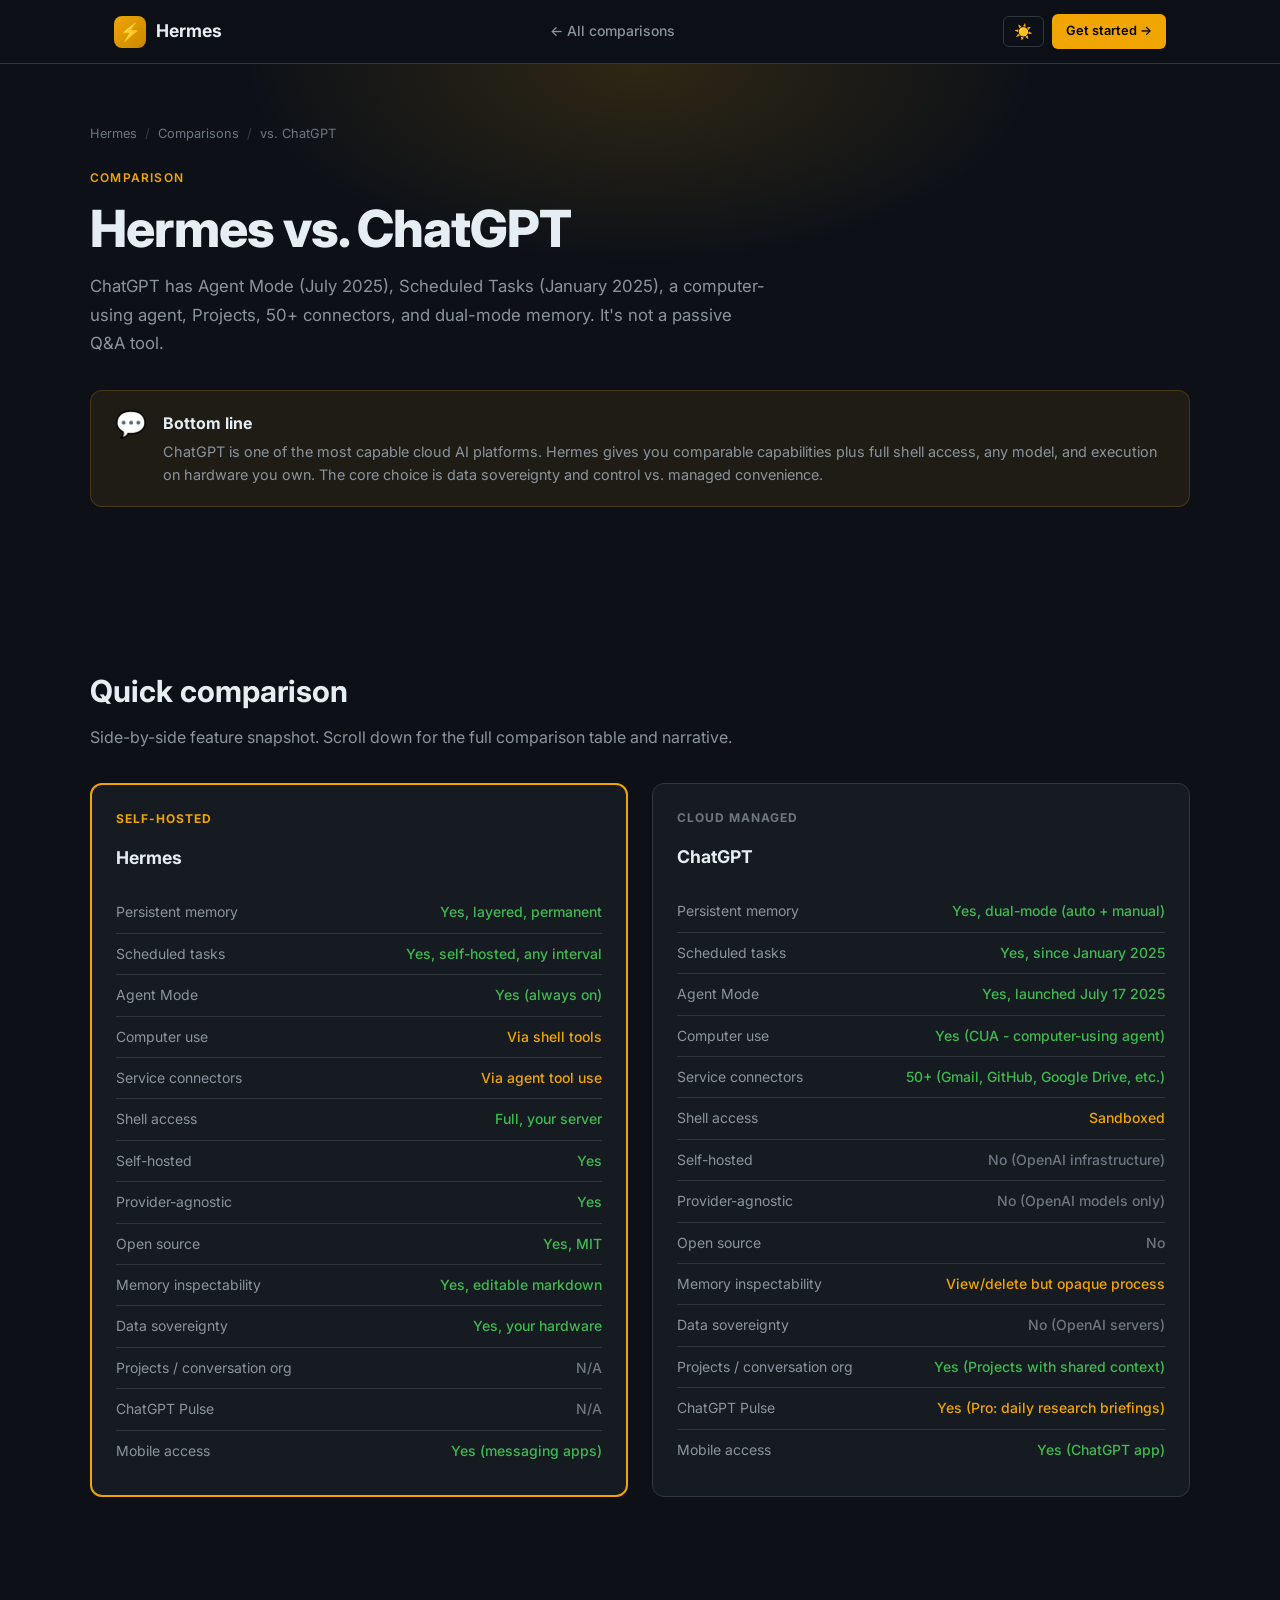
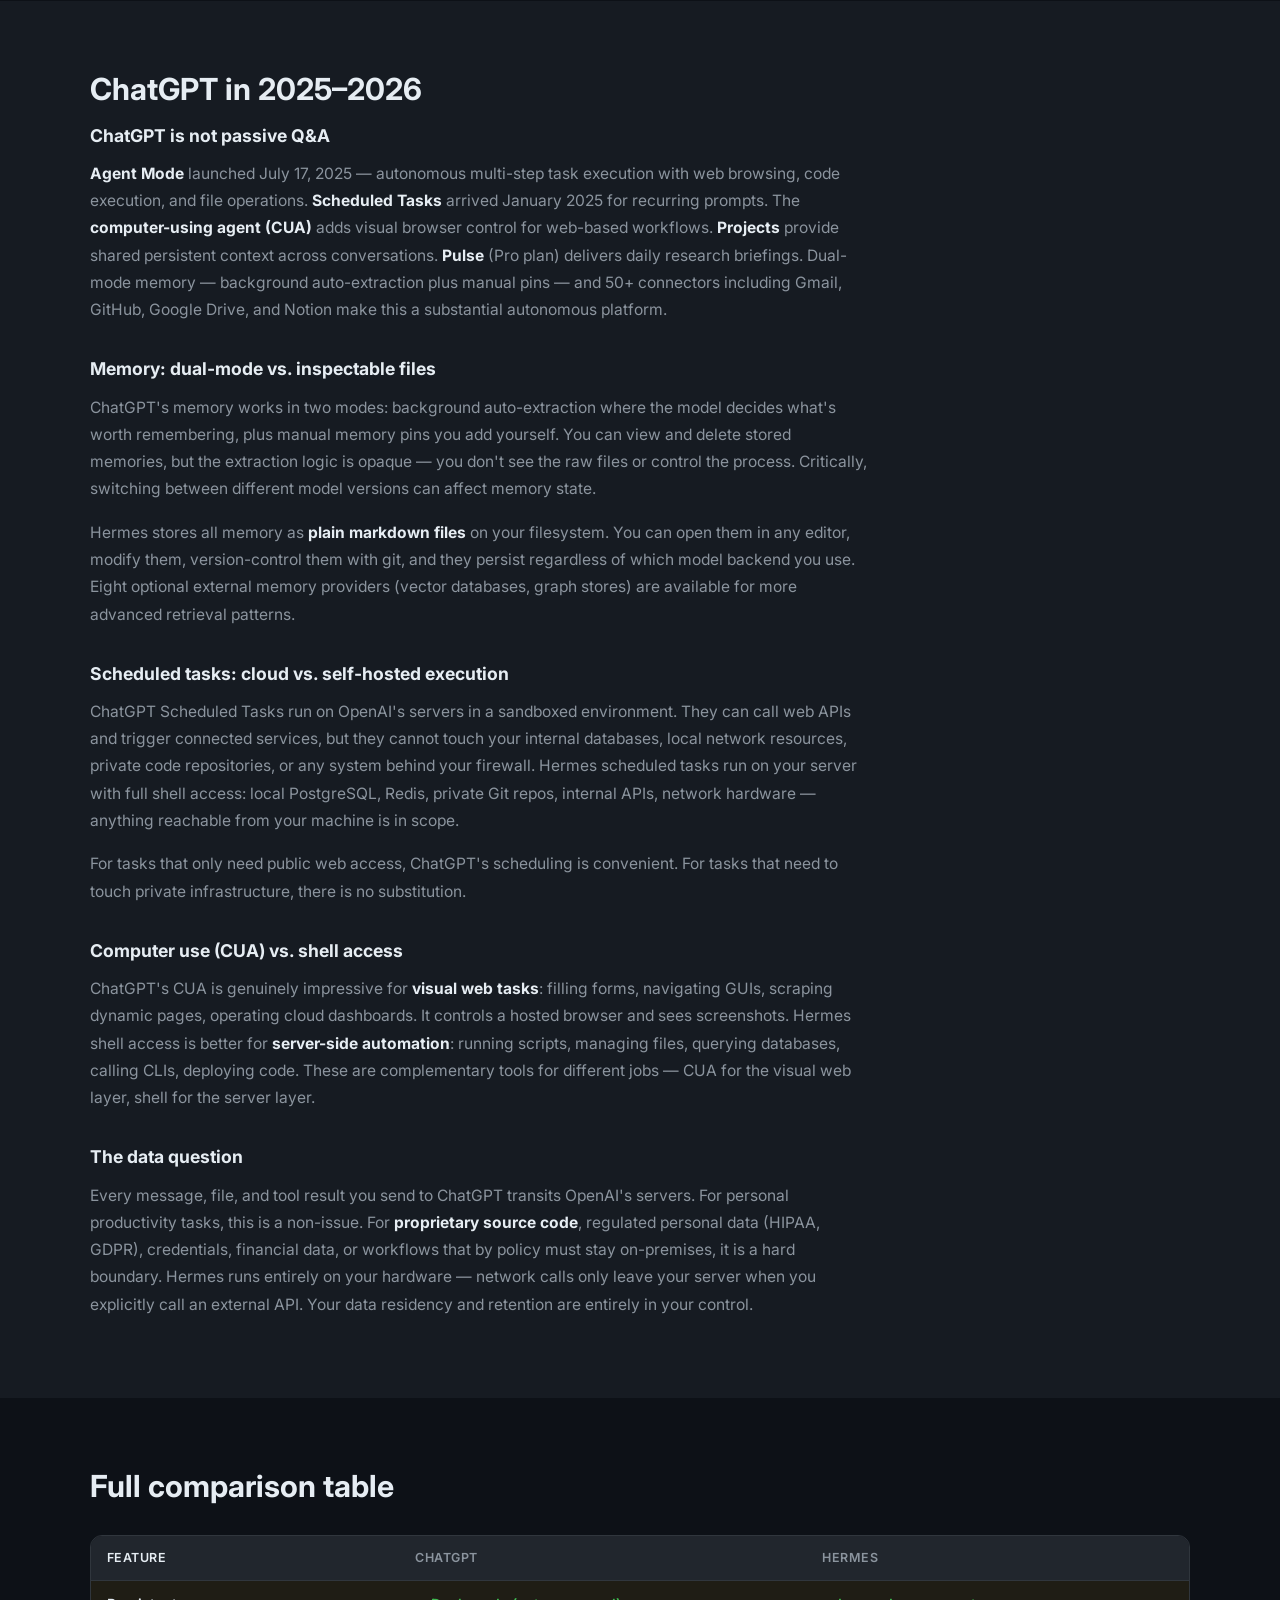
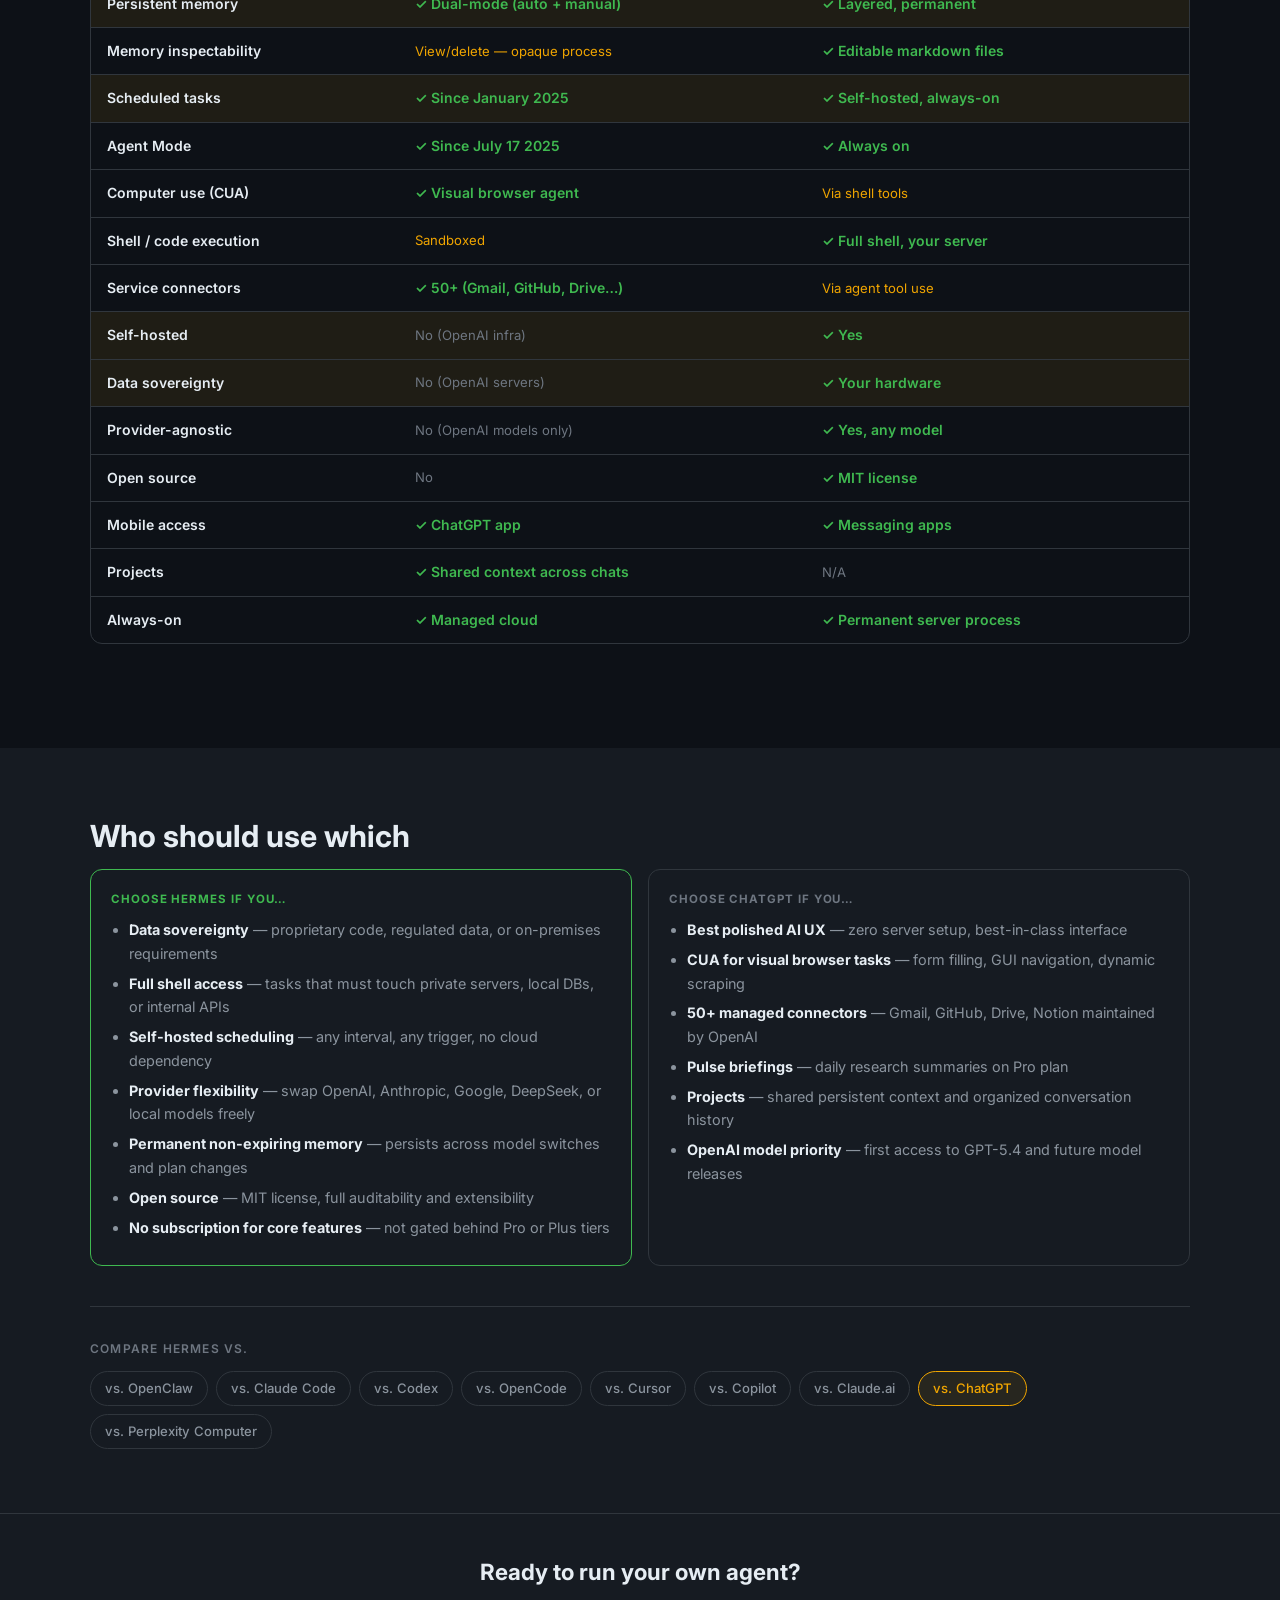
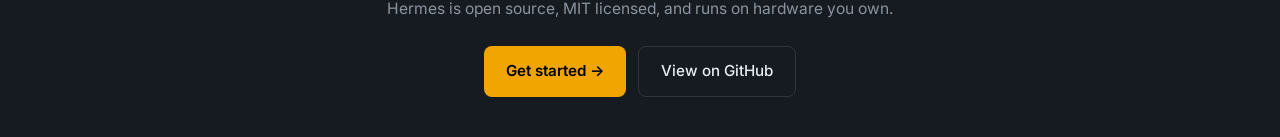
<file: compare/chatgpt.html>
<!DOCTYPE html>
<html lang="en" data-theme="dark">
<head>
  <meta charset="UTF-8" />
  <meta name="viewport" content="width=device-width, initial-scale=1.0" />
  <link rel="preconnect" href="https://fonts.googleapis.com" />
  <link rel="preconnect" href="https://fonts.gstatic.com" crossorigin />
  <link href="https://fonts.googleapis.com/css2?family=Inter:wght@300;400;500;600;700;800&family=JetBrains+Mono:wght@400;500&display=swap" rel="stylesheet" />
  <style>
    :root {
      --bg-primary: #0d1117;
      --bg-secondary: #161b22;
      --bg-tertiary: #21262d;
      --bg-card: #161b22;
      --bg-card-hover: #1c2128;
      --border: #30363d;
      --border-hover: #484f58;
      --text-primary: #e6edf3;
      --text-secondary: #8b949e;
      --text-muted: #6e7681;
      --accent: #f0a500;
      --accent-dim: #c88800;
      --accent-glow: rgba(240,165,0,0.15);
      --accent-subtle: rgba(240,165,0,0.08);
      --green: #3fb950;
      --red: #f85149;
      --blue: #58a6ff;
      --purple: #bc8cff;
      --nav-height: 64px;
      --radius: 8px;
      --radius-lg: 12px;
      --shadow: 0 1px 3px rgba(0,0,0,0.4),0 4px 16px rgba(0,0,0,0.3);
    }
    [data-theme="light"] {
      --bg-primary: #ffffff;
      --bg-secondary: #f6f8fa;
      --bg-tertiary: #eaeef2;
      --bg-card: #ffffff;
      --bg-card-hover: #f6f8fa;
      --border: #d0d7de;
      --border-hover: #9198a1;
      --text-primary: #1f2328;
      --text-secondary: #656d76;
      --text-muted: #9198a1;
      --accent: #c07800;
      --accent-dim: #a06000;
      --accent-glow: rgba(192,120,0,0.12);
      --accent-subtle: rgba(192,120,0,0.06);
      --green: #1a7f37;
      --red: #cf222e;
      --blue: #0969da;
      --purple: #7c3aed;
      --shadow: 0 1px 3px rgba(0,0,0,0.1),0 4px 16px rgba(0,0,0,0.06);
    }
    *,*::before,*::after{box-sizing:border-box;margin:0;padding:0}
    html{scroll-behavior:smooth;font-size:16px;overflow-x:hidden}
    body{font-family:'Inter',-apple-system,BlinkMacSystemFont,'Segoe UI',sans-serif;background:var(--bg-primary);color:var(--text-primary);line-height:1.6;transition:background 0.2s,color 0.2s;-webkit-font-smoothing:antialiased}
    a{color:var(--accent);text-decoration:none;transition:color 0.15s}
    a:hover{color:var(--accent-dim)}
    img{max-width:100%}
    ::-webkit-scrollbar{width:6px;height:6px}
    ::-webkit-scrollbar-track{background:var(--bg-secondary)}
    ::-webkit-scrollbar-thumb{background:var(--border);border-radius:3px}
    /* Nav */
    #nav{position:fixed;top:0;left:0;right:0;height:var(--nav-height);background:rgba(13,17,23,0.92);backdrop-filter:blur(12px);-webkit-backdrop-filter:blur(12px);border-bottom:1px solid var(--border);z-index:1000}
    [data-theme="light"] #nav{background:rgba(255,255,255,0.92)}
    .nav-inner{max-width:1100px;margin:0 auto;padding:0 24px;height:100%;display:flex;align-items:center;justify-content:space-between;gap:16px}
    .nav-logo{display:flex;align-items:center;gap:10px;font-weight:700;font-size:1.1rem;color:var(--text-primary);text-decoration:none;flex-shrink:0}
    .nav-logo-icon{width:32px;height:32px;background:linear-gradient(135deg,var(--accent),var(--accent-dim));border-radius:8px;display:flex;align-items:center;justify-content:center;font-size:18px;line-height:1}
    .nav-back{display:flex;align-items:center;gap:6px;color:var(--text-secondary);font-size:0.875rem;font-weight:500;padding:6px 12px;border-radius:6px;transition:color 0.15s,background 0.15s;text-decoration:none}
    .nav-back:hover{color:var(--text-primary);background:var(--bg-tertiary)}
    .btn-theme{background:none;border:1px solid var(--border);color:var(--text-secondary);cursor:pointer;padding:7px 10px;border-radius:6px;font-size:15px;line-height:1;transition:border-color 0.15s,color 0.15s,background 0.15s}
    .btn-theme:hover{border-color:var(--border-hover);color:var(--text-primary);background:var(--bg-tertiary)}
    .btn-cta{background:var(--accent);color:#000;font-size:0.8rem;font-weight:600;padding:7px 14px;border-radius:6px;border:none;cursor:pointer;text-decoration:none;display:inline-block;transition:background 0.15s,transform 0.1s;white-space:nowrap}
    .btn-cta:hover{background:var(--accent-dim);color:#000;transform:translateY(-1px)}
    /* Layout */
    main{padding-top:var(--nav-height)}
    .hero{padding:60px 24px 48px;background:var(--bg-primary)}
    .hero::before{content:'';position:absolute;top:-200px;left:50%;transform:translateX(-50%);width:800px;height:400px;background:radial-gradient(ellipse at center,var(--accent-glow) 0%,transparent 70%);pointer-events:none}
    .container{max-width:1100px;margin:0 auto;position:relative}
    .section{padding:64px 24px}
    .section-alt{background:var(--bg-secondary)}
    /* Breadcrumb */
    .breadcrumb{display:flex;align-items:center;gap:8px;font-size:0.8rem;color:var(--text-muted);margin-bottom:24px;flex-wrap:wrap}
    .breadcrumb a{color:var(--text-muted)}
    .breadcrumb a:hover{color:var(--accent)}
    .breadcrumb-sep{opacity:0.4}
    /* Hero content */
    .page-label{font-size:0.75rem;font-weight:600;letter-spacing:0.1em;text-transform:uppercase;color:var(--accent);margin-bottom:12px}
    .page-title{font-size:clamp(2rem,5vw,3.2rem);font-weight:800;line-height:1.1;letter-spacing:-0.02em;margin-bottom:16px}
    .page-sub{font-size:1.05rem;color:var(--text-secondary);max-width:680px;line-height:1.7;margin-bottom:32px}
    /* Verdict banner */
    .verdict{display:flex;align-items:flex-start;gap:16px;background:var(--accent-subtle);border:1px solid rgba(240,165,0,0.2);border-radius:var(--radius-lg);padding:20px 24px;margin-bottom:48px}
    [data-theme="light"] .verdict{border-color:rgba(192,120,0,0.2)}
    .verdict-icon{font-size:1.6rem;flex-shrink:0;line-height:1}
    .verdict-text strong{color:var(--text-primary);display:block;margin-bottom:4px;font-size:1rem}
    .verdict-text p{color:var(--text-secondary);font-size:0.9rem;line-height:1.6;margin:0}
    /* Section titles */
    .section-title{font-size:clamp(1.4rem,3vw,1.9rem);font-weight:700;margin-bottom:8px;color:var(--text-primary)}
    .section-body{font-size:1rem;color:var(--text-secondary);max-width:720px;line-height:1.7;margin-bottom:32px}
    /* Feature comparison grid */
    .feature-compare{display:grid;grid-template-columns:1fr 1fr;gap:24px;margin-bottom:40px}
    @media(max-width:700px){.feature-compare{grid-template-columns:1fr}}
    .fc-col{background:var(--bg-card);border:1px solid var(--border);border-radius:var(--radius-lg);padding:24px}
    .fc-col.hermes{border-color:var(--accent);border-width:2px}
    .fc-col-label{font-size:0.75rem;font-weight:700;letter-spacing:0.08em;text-transform:uppercase;margin-bottom:16px;color:var(--text-muted)}
    .fc-col.hermes .fc-col-label{color:var(--accent)}
    .fc-col-name{font-size:1.1rem;font-weight:700;color:var(--text-primary);margin-bottom:20px}
    .fc-row{display:flex;align-items:flex-start;gap:10px;padding:9px 0;border-bottom:1px solid var(--border)}
    .fc-row:last-child{border-bottom:none}
    .fc-key{flex:1;font-size:0.875rem;color:var(--text-secondary)}
    .fc-val{font-size:0.875rem;font-weight:500;text-align:right;min-width:60px}
    .fc-val.yes{color:var(--green)}
    .fc-val.no{color:var(--text-muted)}
    .fc-val.partial{color:var(--accent)}
    .fc-val.preview{color:var(--purple)}
    .fc-val.cloud{color:var(--blue)}
    /* Narrative sections */
    .narrative{max-width:780px;min-width:0;word-break:break-word}
    .narrative h3{font-size:1.1rem;font-weight:700;color:var(--text-primary);margin:32px 0 10px}
    .narrative h3:first-child{margin-top:0}
    .narrative p{font-size:0.975rem;color:var(--text-secondary);line-height:1.75;margin-bottom:16px}
    .narrative ul{padding-left:20px;margin-bottom:16px}
    .narrative li{font-size:0.975rem;color:var(--text-secondary);line-height:1.7;margin-bottom:6px}
    .narrative strong{color:var(--text-primary)}
    .narrative a{color:var(--accent)}
    /* Full comparison table */
    .table-wrap{overflow-x:auto;border-radius:var(--radius-lg);border:1px solid var(--border);margin:24px 0 40px}
    table{width:100%;border-collapse:collapse;font-size:0.875rem}
    thead th{background:var(--bg-tertiary);color:var(--text-secondary);font-weight:600;font-size:0.78rem;letter-spacing:0.04em;text-transform:uppercase;padding:12px 16px;text-align:left;border-bottom:1px solid var(--border);white-space:nowrap}
    thead th:first-child{color:var(--text-primary)}
    tbody tr{border-bottom:1px solid var(--border);transition:background 0.1s}
    tbody tr:last-child{border-bottom:none}
    tbody tr:hover{background:var(--bg-card-hover)}
    tbody tr.hl{background:var(--accent-subtle)}
    tbody tr.hl:hover{background:rgba(240,165,0,0.12)}
    tbody td{padding:12px 16px;color:var(--text-secondary);vertical-align:middle}
    tbody td:first-child{font-weight:600;color:var(--text-primary);white-space:nowrap}
    .c-yes{color:var(--green);font-weight:600}
    .c-no{color:var(--text-muted);font-size:0.82rem}
    .c-partial{color:var(--accent);font-size:0.82rem}
    .c-cloud{color:var(--blue);font-size:0.82rem}
    .c-prev{color:var(--purple);font-size:0.82rem}
    /* Who section */
    .who-grid{display:grid;grid-template-columns:1fr 1fr;gap:16px;margin-top:8px}
    @media(max-width:600px){.who-grid{grid-template-columns:1fr}}
    .who-card{background:var(--bg-card);border:1px solid var(--border);border-radius:var(--radius-lg);padding:20px}
    .who-card.choose-hermes{border-color:var(--green)}
    .who-card.choose-other{border-color:var(--border)}
    .who-card-label{font-size:0.72rem;font-weight:700;letter-spacing:0.08em;text-transform:uppercase;margin-bottom:10px;color:var(--text-muted)}
    .who-card.choose-hermes .who-card-label{color:var(--green)}
    .who-card ul{padding-left:18px}
    .who-card li{font-size:0.9rem;color:var(--text-secondary);line-height:1.65;margin-bottom:6px}
    .who-card strong{color:var(--text-primary)}
    /* CTA footer */
    .cta-strip{background:var(--bg-secondary);border-top:1px solid var(--border);padding:40px 24px;text-align:center}
    .cta-strip h2{font-size:1.4rem;font-weight:700;margin-bottom:8px}
    .cta-strip p{color:var(--text-secondary);margin-bottom:24px;font-size:0.975rem}
    .cta-btns{display:flex;gap:12px;justify-content:center;flex-wrap:wrap}
    .btn-primary{display:inline-flex;align-items:center;gap:6px;background:var(--accent);color:#000;font-weight:600;font-size:0.95rem;padding:12px 22px;border-radius:8px;transition:background 0.15s,transform 0.1s}
    .btn-primary:hover{background:var(--accent-dim);color:#000;transform:translateY(-1px)}
    .btn-secondary{display:inline-flex;align-items:center;gap:6px;background:var(--bg-card);border:1px solid var(--border);color:var(--text-primary);font-weight:500;font-size:0.95rem;padding:12px 22px;border-radius:8px;transition:border-color 0.15s,background 0.15s}
    .btn-secondary:hover{border-color:var(--border-hover);background:var(--bg-card-hover);color:var(--text-primary)}
    /* Nav between compare pages */
    .compare-nav{display:flex;flex-wrap:wrap;gap:8px;margin-top:40px;padding-top:32px;border-top:1px solid var(--border)}
    .compare-nav-label{width:100%;font-size:0.75rem;font-weight:600;letter-spacing:0.1em;text-transform:uppercase;color:var(--text-muted);margin-bottom:4px}
    .cpill{display:inline-block;padding:6px 14px;border:1px solid var(--border);border-radius:100px;font-size:0.82rem;font-weight:500;color:var(--text-secondary);transition:border-color 0.15s,color 0.15s,background 0.15s}
    .cpill:hover{border-color:var(--accent);color:var(--accent);background:var(--accent-subtle)}
    .cpill.active{border-color:var(--accent);color:var(--accent);background:var(--accent-subtle)}
    /* Responsive */
    /* ── Mobile nav: prevent 3-item nav overflow ── */
    @media(max-width:640px){
      .nav-back span{display:none}
      .btn-cta{display:none}
      .nav-inner{gap:8px}
    }
    @media(max-width:768px){
      .section{padding:48px 16px}
      .hero{padding:48px 16px 36px}
      .feature-compare{grid-template-columns:1fr}
    }
  </style>
  <title>Hermes vs. ChatGPT | Comparison</title>
  <meta name="description" content="Hermes vs. ChatGPT — how Hermes compares to ChatGPT Agent Mode, Scheduled Tasks, CUA, and dual-mode memory in 2025-2026." />
</head>
<body>
<nav id="nav">
  <div class="nav-inner">
    <a href="../index.html" class="nav-logo">
      <div class="nav-logo-icon">⚡</div>
      Hermes
    </a>
    <a href="../index.html#compare" class="nav-back"><span>← All comparisons</span></a>
    <div style="display:flex;align-items:center;gap:8px;flex-shrink:0">
      <button class="btn-theme" id="theme-toggle" aria-label="Toggle theme">🌙</button>
      <a href="https://hermes-agent.nousresearch.com/docs/getting-started/installation" class="btn-cta" target="_blank" rel="noopener">Get started →</a>
    </div>
  </div>
</nav>
<main>
  <!-- HERO -->
  <section class="hero" style="position:relative;overflow:hidden">
    <div class="container">
      <div class="breadcrumb">
        <a href="../index.html">Hermes</a>
        <span class="breadcrumb-sep">/</span>
        <a href="../index.html#compare">Comparisons</a>
        <span class="breadcrumb-sep">/</span>
        <span>vs. ChatGPT</span>
      </div>
      <div class="page-label">Comparison</div>
      <h1 class="page-title">Hermes vs. ChatGPT</h1>
      <p class="page-sub">ChatGPT has Agent Mode (July 2025), Scheduled Tasks (January 2025), a computer-using agent, Projects, 50+ connectors, and dual-mode memory. It's not a passive Q&amp;A tool.</p>
      <div class="verdict">
        <div class="verdict-icon">💬</div>
        <div class="verdict-text">
          <strong>Bottom line</strong>
          <p>ChatGPT is one of the most capable cloud AI platforms. Hermes gives you comparable capabilities plus full shell access, any model, and execution on hardware you own. The core choice is data sovereignty and control vs. managed convenience.</p>
        </div>
      </div>
    </div>
  </section>

  <!-- FEATURE COMPARE GRID -->
  <section class="section">
    <div class="container">
      <h2 class="section-title">Quick comparison</h2>
      <p class="section-body">Side-by-side feature snapshot. Scroll down for the full comparison table and narrative.</p>
      <div class="feature-compare">
        <!-- Hermes col -->
        <div class="fc-col hermes">
          <div class="fc-col-label">Self-hosted</div>
          <div class="fc-col-name">Hermes</div>
          <div class="fc-row"><span class="fc-key">Persistent memory</span><span class="fc-val yes">Yes, layered, permanent</span></div>
          <div class="fc-row"><span class="fc-key">Scheduled tasks</span><span class="fc-val yes">Yes, self-hosted, any interval</span></div>
          <div class="fc-row"><span class="fc-key">Agent Mode</span><span class="fc-val yes">Yes (always on)</span></div>
          <div class="fc-row"><span class="fc-key">Computer use</span><span class="fc-val partial">Via shell tools</span></div>
          <div class="fc-row"><span class="fc-key">Service connectors</span><span class="fc-val partial">Via agent tool use</span></div>
          <div class="fc-row"><span class="fc-key">Shell access</span><span class="fc-val yes">Full, your server</span></div>
          <div class="fc-row"><span class="fc-key">Self-hosted</span><span class="fc-val yes">Yes</span></div>
          <div class="fc-row"><span class="fc-key">Provider-agnostic</span><span class="fc-val yes">Yes</span></div>
          <div class="fc-row"><span class="fc-key">Open source</span><span class="fc-val yes">Yes, MIT</span></div>
          <div class="fc-row"><span class="fc-key">Memory inspectability</span><span class="fc-val yes">Yes, editable markdown</span></div>
          <div class="fc-row"><span class="fc-key">Data sovereignty</span><span class="fc-val yes">Yes, your hardware</span></div>
          <div class="fc-row"><span class="fc-key">Projects / conversation org</span><span class="fc-val no">N/A</span></div>
          <div class="fc-row"><span class="fc-key">ChatGPT Pulse</span><span class="fc-val no">N/A</span></div>
          <div class="fc-row"><span class="fc-key">Mobile access</span><span class="fc-val yes">Yes (messaging apps)</span></div>
        </div>
        <!-- ChatGPT col -->
        <div class="fc-col">
          <div class="fc-col-label">Cloud managed</div>
          <div class="fc-col-name">ChatGPT</div>
          <div class="fc-row"><span class="fc-key">Persistent memory</span><span class="fc-val yes">Yes, dual-mode (auto + manual)</span></div>
          <div class="fc-row"><span class="fc-key">Scheduled tasks</span><span class="fc-val yes">Yes, since January 2025</span></div>
          <div class="fc-row"><span class="fc-key">Agent Mode</span><span class="fc-val yes">Yes, launched July 17 2025</span></div>
          <div class="fc-row"><span class="fc-key">Computer use</span><span class="fc-val yes">Yes (CUA - computer-using agent)</span></div>
          <div class="fc-row"><span class="fc-key">Service connectors</span><span class="fc-val yes">50+ (Gmail, GitHub, Google Drive, etc.)</span></div>
          <div class="fc-row"><span class="fc-key">Shell access</span><span class="fc-val partial">Sandboxed</span></div>
          <div class="fc-row"><span class="fc-key">Self-hosted</span><span class="fc-val no">No (OpenAI infrastructure)</span></div>
          <div class="fc-row"><span class="fc-key">Provider-agnostic</span><span class="fc-val no">No (OpenAI models only)</span></div>
          <div class="fc-row"><span class="fc-key">Open source</span><span class="fc-val no">No</span></div>
          <div class="fc-row"><span class="fc-key">Memory inspectability</span><span class="fc-val partial">View/delete but opaque process</span></div>
          <div class="fc-row"><span class="fc-key">Data sovereignty</span><span class="fc-val no">No (OpenAI servers)</span></div>
          <div class="fc-row"><span class="fc-key">Projects / conversation org</span><span class="fc-val yes">Yes (Projects with shared context)</span></div>
          <div class="fc-row"><span class="fc-key">ChatGPT Pulse</span><span class="fc-val partial">Yes (Pro: daily research briefings)</span></div>
          <div class="fc-row"><span class="fc-key">Mobile access</span><span class="fc-val yes">Yes (ChatGPT app)</span></div>
        </div>
      </div>
    </div>
  </section>

  <!-- NARRATIVE -->
  <section class="section section-alt">
    <div class="container">
      <h2 class="section-title">ChatGPT in 2025–2026</h2>
      <div class="narrative">
        <h3>ChatGPT is not passive Q&amp;A</h3>
        <p><strong>Agent Mode</strong> launched July 17, 2025 — autonomous multi-step task execution with web browsing, code execution, and file operations. <strong>Scheduled Tasks</strong> arrived January 2025 for recurring prompts. The <strong>computer-using agent (CUA)</strong> adds visual browser control for web-based workflows. <strong>Projects</strong> provide shared persistent context across conversations. <strong>Pulse</strong> (Pro plan) delivers daily research briefings. Dual-mode memory — background auto-extraction plus manual pins — and 50+ connectors including Gmail, GitHub, Google Drive, and Notion make this a substantial autonomous platform.</p>

        <h3>Memory: dual-mode vs. inspectable files</h3>
        <p>ChatGPT's memory works in two modes: background auto-extraction where the model decides what's worth remembering, plus manual memory pins you add yourself. You can view and delete stored memories, but the extraction logic is opaque — you don't see the raw files or control the process. Critically, switching between different model versions can affect memory state.</p>
        <p>Hermes stores all memory as <strong>plain markdown files</strong> on your filesystem. You can open them in any editor, modify them, version-control them with git, and they persist regardless of which model backend you use. Eight optional external memory providers (vector databases, graph stores) are available for more advanced retrieval patterns.</p>

        <h3>Scheduled tasks: cloud vs. self-hosted execution</h3>
        <p>ChatGPT Scheduled Tasks run on OpenAI's servers in a sandboxed environment. They can call web APIs and trigger connected services, but they cannot touch your internal databases, local network resources, private code repositories, or any system behind your firewall. Hermes scheduled tasks run on your server with full shell access: local PostgreSQL, Redis, private Git repos, internal APIs, network hardware — anything reachable from your machine is in scope.</p>
        <p>For tasks that only need public web access, ChatGPT's scheduling is convenient. For tasks that need to touch private infrastructure, there is no substitution.</p>

        <h3>Computer use (CUA) vs. shell access</h3>
        <p>ChatGPT's CUA is genuinely impressive for <strong>visual web tasks</strong>: filling forms, navigating GUIs, scraping dynamic pages, operating cloud dashboards. It controls a hosted browser and sees screenshots. Hermes shell access is better for <strong>server-side automation</strong>: running scripts, managing files, querying databases, calling CLIs, deploying code. These are complementary tools for different jobs — CUA for the visual web layer, shell for the server layer.</p>

        <h3>The data question</h3>
        <p>Every message, file, and tool result you send to ChatGPT transits OpenAI's servers. For personal productivity tasks, this is a non-issue. For <strong>proprietary source code</strong>, regulated personal data (HIPAA, GDPR), credentials, financial data, or workflows that by policy must stay on-premises, it is a hard boundary. Hermes runs entirely on your hardware — network calls only leave your server when you explicitly call an external API. Your data residency and retention are entirely in your control.</p>
      </div>
    </div>
  </section>

  <!-- FULL COMPARISON TABLE -->
  <section class="section">
    <div class="container">
      <h2 class="section-title">Full comparison table</h2>
      <div class="table-wrap">
        <table>
          <thead>
            <tr>
              <th>Feature</th>
              <th>ChatGPT</th>
              <th>Hermes</th>
            </tr>
          </thead>
          <tbody>
            <tr class="hl">
              <td>Persistent memory</td>
              <td class="c-yes">✓ Dual-mode (auto + manual)</td>
              <td class="c-yes">✓ Layered, permanent</td>
            </tr>
            <tr>
              <td>Memory inspectability</td>
              <td class="c-partial">View/delete — opaque process</td>
              <td class="c-yes">✓ Editable markdown files</td>
            </tr>
            <tr class="hl">
              <td>Scheduled tasks</td>
              <td class="c-yes">✓ Since January 2025</td>
              <td class="c-yes">✓ Self-hosted, always-on</td>
            </tr>
            <tr>
              <td>Agent Mode</td>
              <td class="c-yes">✓ Since July 17 2025</td>
              <td class="c-yes">✓ Always on</td>
            </tr>
            <tr>
              <td>Computer use (CUA)</td>
              <td class="c-yes">✓ Visual browser agent</td>
              <td class="c-partial">Via shell tools</td>
            </tr>
            <tr>
              <td>Shell / code execution</td>
              <td class="c-partial">Sandboxed</td>
              <td class="c-yes">✓ Full shell, your server</td>
            </tr>
            <tr>
              <td>Service connectors</td>
              <td class="c-yes">✓ 50+ (Gmail, GitHub, Drive…)</td>
              <td class="c-partial">Via agent tool use</td>
            </tr>
            <tr class="hl">
              <td>Self-hosted</td>
              <td class="c-no">No (OpenAI infra)</td>
              <td class="c-yes">✓ Yes</td>
            </tr>
            <tr class="hl">
              <td>Data sovereignty</td>
              <td class="c-no">No (OpenAI servers)</td>
              <td class="c-yes">✓ Your hardware</td>
            </tr>
            <tr>
              <td>Provider-agnostic</td>
              <td class="c-no">No (OpenAI models only)</td>
              <td class="c-yes">✓ Yes, any model</td>
            </tr>
            <tr>
              <td>Open source</td>
              <td class="c-no">No</td>
              <td class="c-yes">✓ MIT license</td>
            </tr>
            <tr>
              <td>Mobile access</td>
              <td class="c-yes">✓ ChatGPT app</td>
              <td class="c-yes">✓ Messaging apps</td>
            </tr>
            <tr>
              <td>Projects</td>
              <td class="c-yes">✓ Shared context across chats</td>
              <td class="c-no">N/A</td>
            </tr>
            <tr>
              <td>Always-on</td>
              <td class="c-yes">✓ Managed cloud</td>
              <td class="c-yes">✓ Permanent server process</td>
            </tr>
          </tbody>
        </table>
      </div>
    </div>
  </section>

  <!-- WHO SECTION -->
  <section class="section section-alt">
    <div class="container">
      <h2 class="section-title">Who should use which</h2>
      <div class="who-grid">
        <div class="who-card choose-hermes">
          <div class="who-card-label">Choose Hermes if you…</div>
          <ul>
            <li><strong>Data sovereignty</strong> — proprietary code, regulated data, or on-premises requirements</li>
            <li><strong>Full shell access</strong> — tasks that must touch private servers, local DBs, or internal APIs</li>
            <li><strong>Self-hosted scheduling</strong> — any interval, any trigger, no cloud dependency</li>
            <li><strong>Provider flexibility</strong> — swap OpenAI, Anthropic, Google, DeepSeek, or local models freely</li>
            <li><strong>Permanent non-expiring memory</strong> — persists across model switches and plan changes</li>
            <li><strong>Open source</strong> — MIT license, full auditability and extensibility</li>
            <li><strong>No subscription for core features</strong> — not gated behind Pro or Plus tiers</li>
          </ul>
        </div>
        <div class="who-card choose-other">
          <div class="who-card-label">Choose ChatGPT if you…</div>
          <ul>
            <li><strong>Best polished AI UX</strong> — zero server setup, best-in-class interface</li>
            <li><strong>CUA for visual browser tasks</strong> — form filling, GUI navigation, dynamic scraping</li>
            <li><strong>50+ managed connectors</strong> — Gmail, GitHub, Drive, Notion maintained by OpenAI</li>
            <li><strong>Pulse briefings</strong> — daily research summaries on Pro plan</li>
            <li><strong>Projects</strong> — shared persistent context and organized conversation history</li>
            <li><strong>OpenAI model priority</strong> — first access to GPT-5.4 and future model releases</li>
          </ul>
        </div>
      </div>

      <!-- Compare Nav Pills -->
      <div class="compare-nav">
        <div class="compare-nav-label">Compare Hermes vs.</div>
      <a href="openclaw.html" class="cpill">vs. OpenClaw</a>
      <a href="claude-code.html" class="cpill">vs. Claude Code</a>
      <a href="codex.html" class="cpill">vs. Codex</a>
      <a href="opencode.html" class="cpill">vs. OpenCode</a>
      <a href="cursor.html" class="cpill">vs. Cursor</a>
      <a href="copilot.html" class="cpill">vs. Copilot</a>
      <a href="claude-ai.html" class="cpill">vs. Claude.ai</a>
      <a href="chatgpt.html" class="cpill active">vs. ChatGPT</a>
        <a href="perplexity-computer.html" class="cpill">vs. Perplexity Computer</a>
      </div>
    </div>
  </section>

  <!-- CTA STRIP -->
  <div class="cta-strip">
    <div class="container">
      <h2>Ready to run your own agent?</h2>
      <p>Hermes is open source, MIT licensed, and runs on hardware you own.</p>
      <div class="cta-btns">
        <a href="https://hermes-agent.nousresearch.com/docs/getting-started/installation" class="btn-primary" target="_blank" rel="noopener">Get started →</a>
        <a href="https://github.com/nousresearch/hermes" class="btn-secondary" target="_blank" rel="noopener">View on GitHub</a>
      </div>
    </div>
  </div>
</main>
<script>
  const html = document.documentElement;
  const toggle = document.getElementById('theme-toggle');
  function setTheme(t) {
    html.setAttribute('data-theme', t);
    localStorage.setItem('theme', t);
    toggle.textContent = t === 'light' ? '🌙' : '☀️';
  }
  const saved = localStorage.getItem('theme');
  const prefersDark = window.matchMedia('(prefers-color-scheme: dark)').matches;
  if (saved) setTheme(saved);
  else if (!prefersDark) setTheme('light');
  else setTheme('dark');
  toggle.addEventListener('click', () => setTheme(html.getAttribute('data-theme') === 'dark' ? 'light' : 'dark'));
</script>
</body>
</html>
</file>
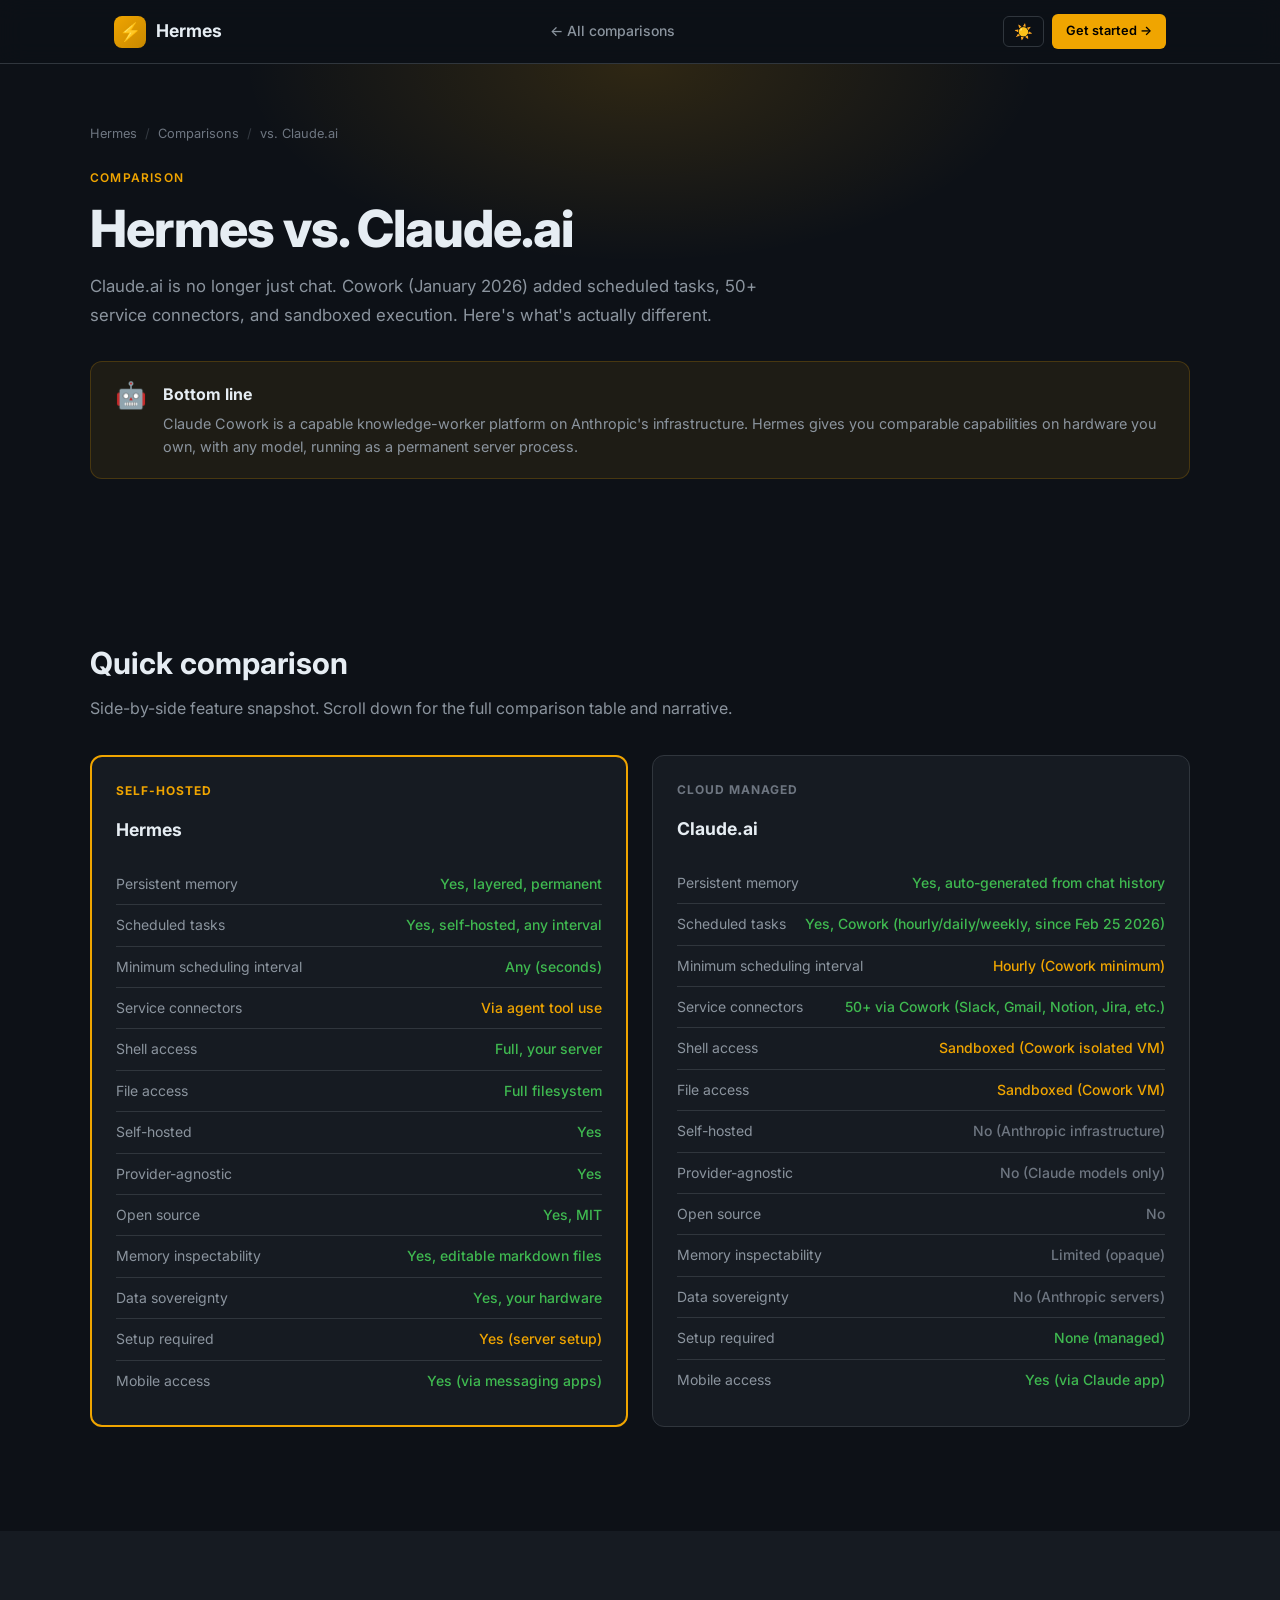
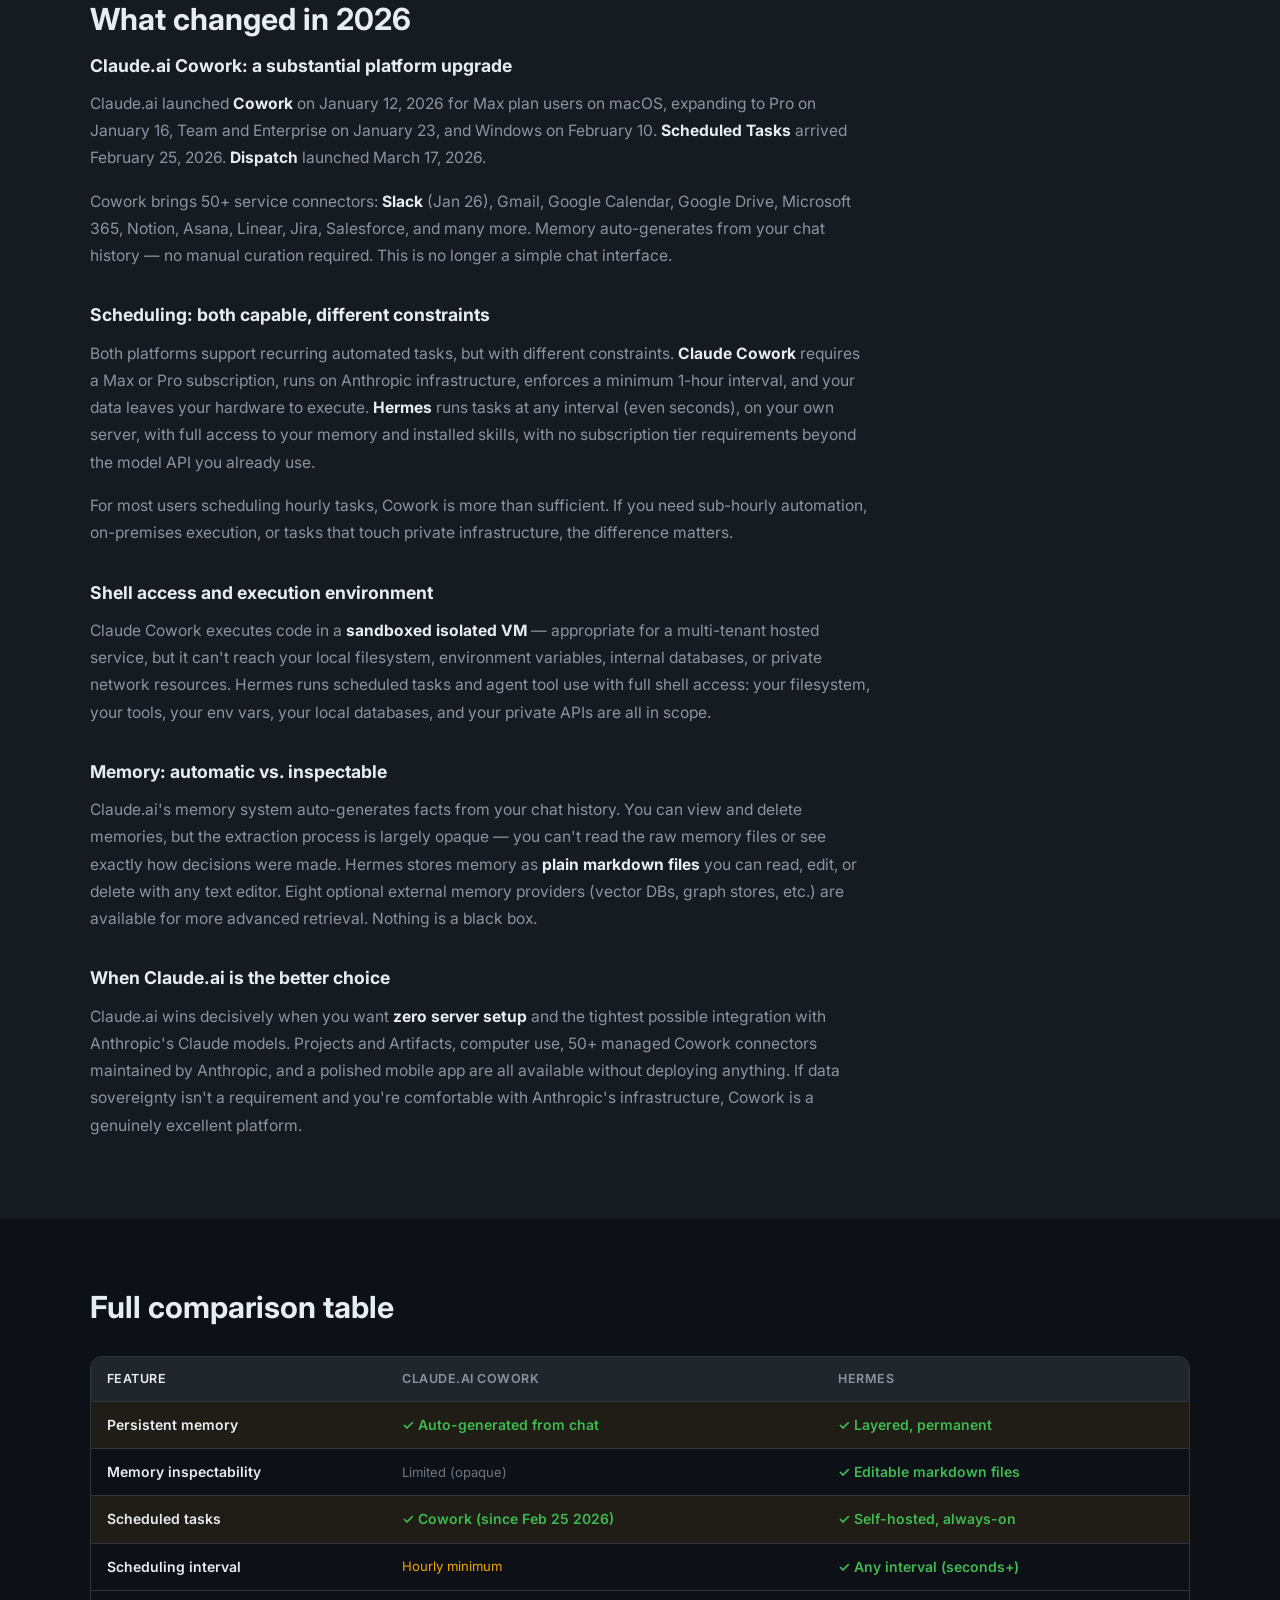
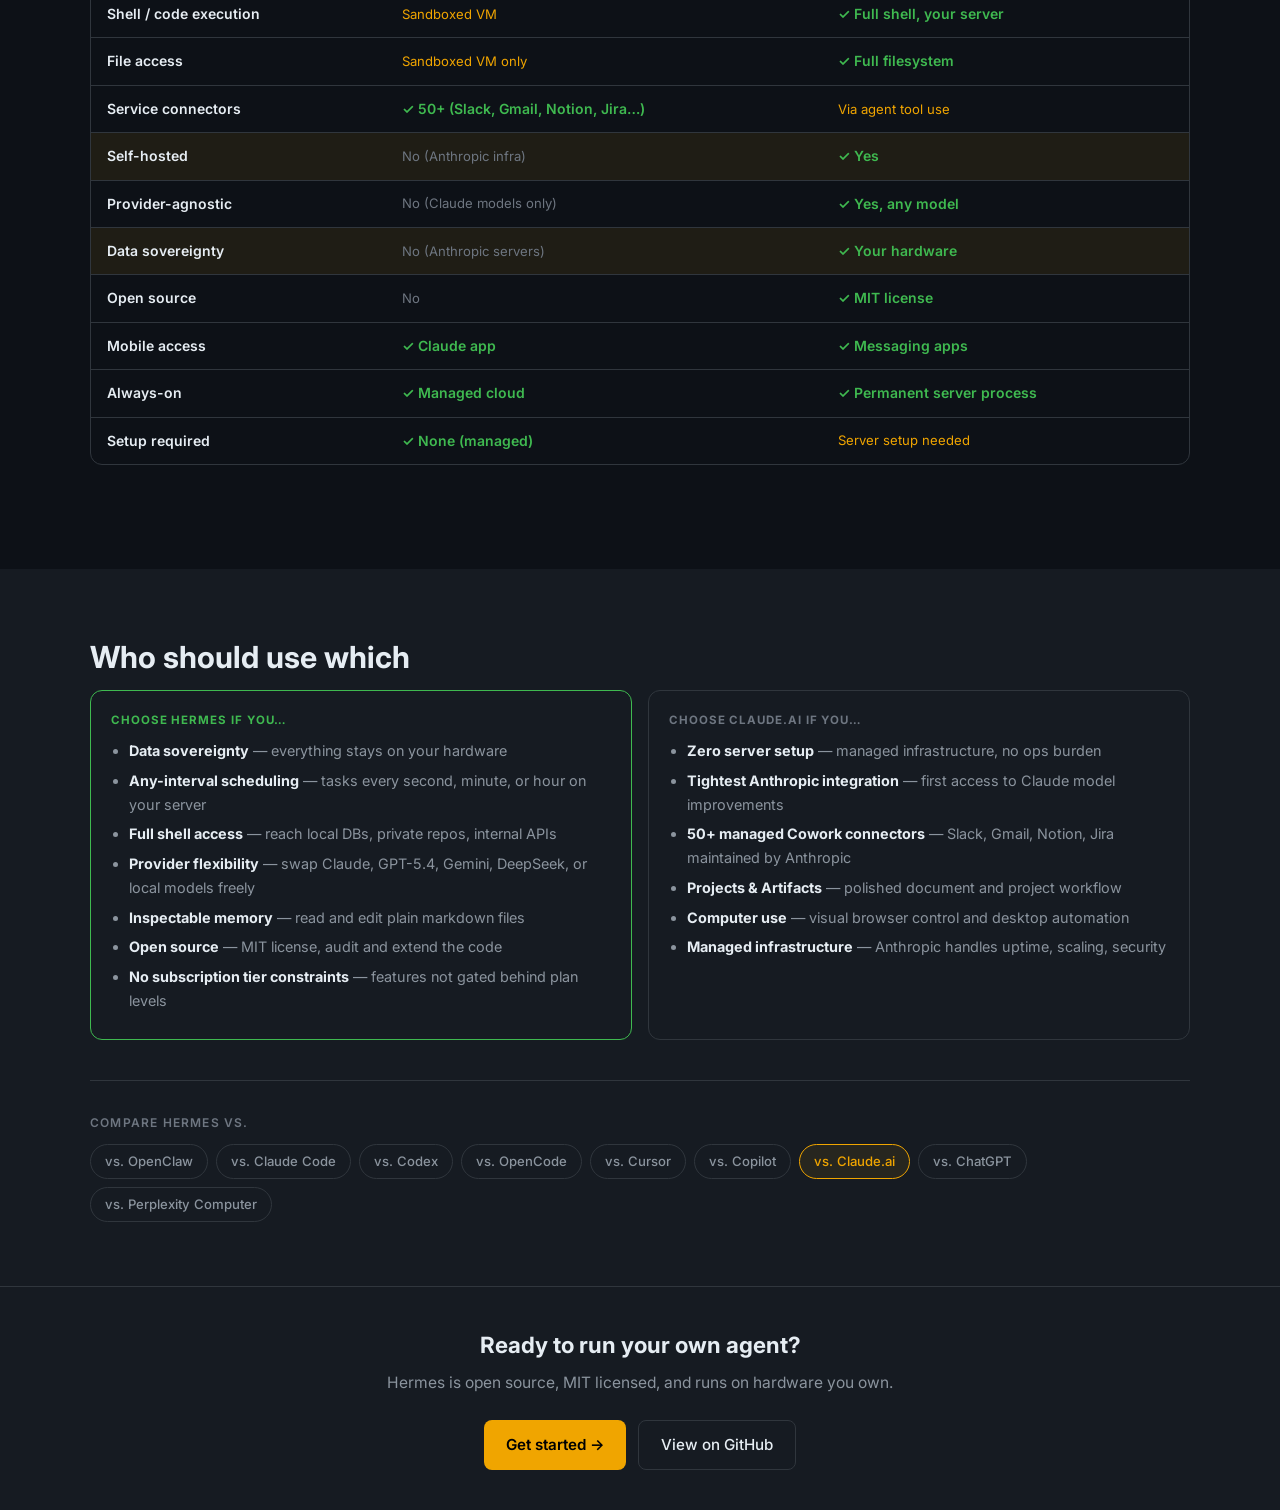
<file: compare/claude-ai.html>
<!DOCTYPE html>
<html lang="en" data-theme="dark">
<head>
  <meta charset="UTF-8" />
  <meta name="viewport" content="width=device-width, initial-scale=1.0" />
  <link rel="preconnect" href="https://fonts.googleapis.com" />
  <link rel="preconnect" href="https://fonts.gstatic.com" crossorigin />
  <link href="https://fonts.googleapis.com/css2?family=Inter:wght@300;400;500;600;700;800&family=JetBrains+Mono:wght@400;500&display=swap" rel="stylesheet" />
  <style>
    :root {
      --bg-primary: #0d1117;
      --bg-secondary: #161b22;
      --bg-tertiary: #21262d;
      --bg-card: #161b22;
      --bg-card-hover: #1c2128;
      --border: #30363d;
      --border-hover: #484f58;
      --text-primary: #e6edf3;
      --text-secondary: #8b949e;
      --text-muted: #6e7681;
      --accent: #f0a500;
      --accent-dim: #c88800;
      --accent-glow: rgba(240,165,0,0.15);
      --accent-subtle: rgba(240,165,0,0.08);
      --green: #3fb950;
      --red: #f85149;
      --blue: #58a6ff;
      --purple: #bc8cff;
      --nav-height: 64px;
      --radius: 8px;
      --radius-lg: 12px;
      --shadow: 0 1px 3px rgba(0,0,0,0.4),0 4px 16px rgba(0,0,0,0.3);
    }
    [data-theme="light"] {
      --bg-primary: #ffffff;
      --bg-secondary: #f6f8fa;
      --bg-tertiary: #eaeef2;
      --bg-card: #ffffff;
      --bg-card-hover: #f6f8fa;
      --border: #d0d7de;
      --border-hover: #9198a1;
      --text-primary: #1f2328;
      --text-secondary: #656d76;
      --text-muted: #9198a1;
      --accent: #c07800;
      --accent-dim: #a06000;
      --accent-glow: rgba(192,120,0,0.12);
      --accent-subtle: rgba(192,120,0,0.06);
      --green: #1a7f37;
      --red: #cf222e;
      --blue: #0969da;
      --purple: #7c3aed;
      --shadow: 0 1px 3px rgba(0,0,0,0.1),0 4px 16px rgba(0,0,0,0.06);
    }
    *,*::before,*::after{box-sizing:border-box;margin:0;padding:0}
    html{scroll-behavior:smooth;font-size:16px;overflow-x:hidden}
    body{font-family:'Inter',-apple-system,BlinkMacSystemFont,'Segoe UI',sans-serif;background:var(--bg-primary);color:var(--text-primary);line-height:1.6;transition:background 0.2s,color 0.2s;-webkit-font-smoothing:antialiased}
    a{color:var(--accent);text-decoration:none;transition:color 0.15s}
    a:hover{color:var(--accent-dim)}
    img{max-width:100%}
    ::-webkit-scrollbar{width:6px;height:6px}
    ::-webkit-scrollbar-track{background:var(--bg-secondary)}
    ::-webkit-scrollbar-thumb{background:var(--border);border-radius:3px}
    /* Nav */
    #nav{position:fixed;top:0;left:0;right:0;height:var(--nav-height);background:rgba(13,17,23,0.92);backdrop-filter:blur(12px);-webkit-backdrop-filter:blur(12px);border-bottom:1px solid var(--border);z-index:1000}
    [data-theme="light"] #nav{background:rgba(255,255,255,0.92)}
    .nav-inner{max-width:1100px;margin:0 auto;padding:0 24px;height:100%;display:flex;align-items:center;justify-content:space-between;gap:16px}
    .nav-logo{display:flex;align-items:center;gap:10px;font-weight:700;font-size:1.1rem;color:var(--text-primary);text-decoration:none;flex-shrink:0}
    .nav-logo-icon{width:32px;height:32px;background:linear-gradient(135deg,var(--accent),var(--accent-dim));border-radius:8px;display:flex;align-items:center;justify-content:center;font-size:18px;line-height:1}
    .nav-back{display:flex;align-items:center;gap:6px;color:var(--text-secondary);font-size:0.875rem;font-weight:500;padding:6px 12px;border-radius:6px;transition:color 0.15s,background 0.15s;text-decoration:none}
    .nav-back:hover{color:var(--text-primary);background:var(--bg-tertiary)}
    .btn-theme{background:none;border:1px solid var(--border);color:var(--text-secondary);cursor:pointer;padding:7px 10px;border-radius:6px;font-size:15px;line-height:1;transition:border-color 0.15s,color 0.15s,background 0.15s}
    .btn-theme:hover{border-color:var(--border-hover);color:var(--text-primary);background:var(--bg-tertiary)}
    .btn-cta{background:var(--accent);color:#000;font-size:0.8rem;font-weight:600;padding:7px 14px;border-radius:6px;border:none;cursor:pointer;text-decoration:none;display:inline-block;transition:background 0.15s,transform 0.1s;white-space:nowrap}
    .btn-cta:hover{background:var(--accent-dim);color:#000;transform:translateY(-1px)}
    /* Layout */
    main{padding-top:var(--nav-height)}
    .hero{padding:60px 24px 48px;background:var(--bg-primary)}
    .hero::before{content:'';position:absolute;top:-200px;left:50%;transform:translateX(-50%);width:800px;height:400px;background:radial-gradient(ellipse at center,var(--accent-glow) 0%,transparent 70%);pointer-events:none}
    .container{max-width:1100px;margin:0 auto;position:relative}
    .section{padding:64px 24px}
    .section-alt{background:var(--bg-secondary)}
    /* Breadcrumb */
    .breadcrumb{display:flex;align-items:center;gap:8px;font-size:0.8rem;color:var(--text-muted);margin-bottom:24px;flex-wrap:wrap}
    .breadcrumb a{color:var(--text-muted)}
    .breadcrumb a:hover{color:var(--accent)}
    .breadcrumb-sep{opacity:0.4}
    /* Hero content */
    .page-label{font-size:0.75rem;font-weight:600;letter-spacing:0.1em;text-transform:uppercase;color:var(--accent);margin-bottom:12px}
    .page-title{font-size:clamp(2rem,5vw,3.2rem);font-weight:800;line-height:1.1;letter-spacing:-0.02em;margin-bottom:16px}
    .page-sub{font-size:1.05rem;color:var(--text-secondary);max-width:680px;line-height:1.7;margin-bottom:32px}
    /* Verdict banner */
    .verdict{display:flex;align-items:flex-start;gap:16px;background:var(--accent-subtle);border:1px solid rgba(240,165,0,0.2);border-radius:var(--radius-lg);padding:20px 24px;margin-bottom:48px}
    [data-theme="light"] .verdict{border-color:rgba(192,120,0,0.2)}
    .verdict-icon{font-size:1.6rem;flex-shrink:0;line-height:1}
    .verdict-text strong{color:var(--text-primary);display:block;margin-bottom:4px;font-size:1rem}
    .verdict-text p{color:var(--text-secondary);font-size:0.9rem;line-height:1.6;margin:0}
    /* Section titles */
    .section-title{font-size:clamp(1.4rem,3vw,1.9rem);font-weight:700;margin-bottom:8px;color:var(--text-primary)}
    .section-body{font-size:1rem;color:var(--text-secondary);max-width:720px;line-height:1.7;margin-bottom:32px}
    /* Feature comparison grid */
    .feature-compare{display:grid;grid-template-columns:1fr 1fr;gap:24px;margin-bottom:40px}
    @media(max-width:700px){.feature-compare{grid-template-columns:1fr}}
    .fc-col{background:var(--bg-card);border:1px solid var(--border);border-radius:var(--radius-lg);padding:24px}
    .fc-col.hermes{border-color:var(--accent);border-width:2px}
    .fc-col-label{font-size:0.75rem;font-weight:700;letter-spacing:0.08em;text-transform:uppercase;margin-bottom:16px;color:var(--text-muted)}
    .fc-col.hermes .fc-col-label{color:var(--accent)}
    .fc-col-name{font-size:1.1rem;font-weight:700;color:var(--text-primary);margin-bottom:20px}
    .fc-row{display:flex;align-items:flex-start;gap:10px;padding:9px 0;border-bottom:1px solid var(--border)}
    .fc-row:last-child{border-bottom:none}
    .fc-key{flex:1;font-size:0.875rem;color:var(--text-secondary)}
    .fc-val{font-size:0.875rem;font-weight:500;text-align:right;min-width:60px}
    .fc-val.yes{color:var(--green)}
    .fc-val.no{color:var(--text-muted)}
    .fc-val.partial{color:var(--accent)}
    .fc-val.preview{color:var(--purple)}
    .fc-val.cloud{color:var(--blue)}
    /* Narrative sections */
    .narrative{max-width:780px;min-width:0;word-break:break-word}
    .narrative h3{font-size:1.1rem;font-weight:700;color:var(--text-primary);margin:32px 0 10px}
    .narrative h3:first-child{margin-top:0}
    .narrative p{font-size:0.975rem;color:var(--text-secondary);line-height:1.75;margin-bottom:16px}
    .narrative ul{padding-left:20px;margin-bottom:16px}
    .narrative li{font-size:0.975rem;color:var(--text-secondary);line-height:1.7;margin-bottom:6px}
    .narrative strong{color:var(--text-primary)}
    .narrative a{color:var(--accent)}
    /* Full comparison table */
    .table-wrap{overflow-x:auto;border-radius:var(--radius-lg);border:1px solid var(--border);margin:24px 0 40px}
    table{width:100%;border-collapse:collapse;font-size:0.875rem}
    thead th{background:var(--bg-tertiary);color:var(--text-secondary);font-weight:600;font-size:0.78rem;letter-spacing:0.04em;text-transform:uppercase;padding:12px 16px;text-align:left;border-bottom:1px solid var(--border);white-space:nowrap}
    thead th:first-child{color:var(--text-primary)}
    tbody tr{border-bottom:1px solid var(--border);transition:background 0.1s}
    tbody tr:last-child{border-bottom:none}
    tbody tr:hover{background:var(--bg-card-hover)}
    tbody tr.hl{background:var(--accent-subtle)}
    tbody tr.hl:hover{background:rgba(240,165,0,0.12)}
    tbody td{padding:12px 16px;color:var(--text-secondary);vertical-align:middle}
    tbody td:first-child{font-weight:600;color:var(--text-primary);white-space:nowrap}
    .c-yes{color:var(--green);font-weight:600}
    .c-no{color:var(--text-muted);font-size:0.82rem}
    .c-partial{color:var(--accent);font-size:0.82rem}
    .c-cloud{color:var(--blue);font-size:0.82rem}
    .c-prev{color:var(--purple);font-size:0.82rem}
    /* Who section */
    .who-grid{display:grid;grid-template-columns:1fr 1fr;gap:16px;margin-top:8px}
    @media(max-width:600px){.who-grid{grid-template-columns:1fr}}
    .who-card{background:var(--bg-card);border:1px solid var(--border);border-radius:var(--radius-lg);padding:20px}
    .who-card.choose-hermes{border-color:var(--green)}
    .who-card.choose-other{border-color:var(--border)}
    .who-card-label{font-size:0.72rem;font-weight:700;letter-spacing:0.08em;text-transform:uppercase;margin-bottom:10px;color:var(--text-muted)}
    .who-card.choose-hermes .who-card-label{color:var(--green)}
    .who-card ul{padding-left:18px}
    .who-card li{font-size:0.9rem;color:var(--text-secondary);line-height:1.65;margin-bottom:6px}
    .who-card strong{color:var(--text-primary)}
    /* CTA footer */
    .cta-strip{background:var(--bg-secondary);border-top:1px solid var(--border);padding:40px 24px;text-align:center}
    .cta-strip h2{font-size:1.4rem;font-weight:700;margin-bottom:8px}
    .cta-strip p{color:var(--text-secondary);margin-bottom:24px;font-size:0.975rem}
    .cta-btns{display:flex;gap:12px;justify-content:center;flex-wrap:wrap}
    .btn-primary{display:inline-flex;align-items:center;gap:6px;background:var(--accent);color:#000;font-weight:600;font-size:0.95rem;padding:12px 22px;border-radius:8px;transition:background 0.15s,transform 0.1s}
    .btn-primary:hover{background:var(--accent-dim);color:#000;transform:translateY(-1px)}
    .btn-secondary{display:inline-flex;align-items:center;gap:6px;background:var(--bg-card);border:1px solid var(--border);color:var(--text-primary);font-weight:500;font-size:0.95rem;padding:12px 22px;border-radius:8px;transition:border-color 0.15s,background 0.15s}
    .btn-secondary:hover{border-color:var(--border-hover);background:var(--bg-card-hover);color:var(--text-primary)}
    /* Nav between compare pages */
    .compare-nav{display:flex;flex-wrap:wrap;gap:8px;margin-top:40px;padding-top:32px;border-top:1px solid var(--border)}
    .compare-nav-label{width:100%;font-size:0.75rem;font-weight:600;letter-spacing:0.1em;text-transform:uppercase;color:var(--text-muted);margin-bottom:4px}
    .cpill{display:inline-block;padding:6px 14px;border:1px solid var(--border);border-radius:100px;font-size:0.82rem;font-weight:500;color:var(--text-secondary);transition:border-color 0.15s,color 0.15s,background 0.15s}
    .cpill:hover{border-color:var(--accent);color:var(--accent);background:var(--accent-subtle)}
    .cpill.active{border-color:var(--accent);color:var(--accent);background:var(--accent-subtle)}
    /* Responsive */
    /* ── Mobile nav: prevent 3-item nav overflow ── */
    @media(max-width:640px){
      .nav-back span{display:none}
      .btn-cta{display:none}
      .nav-inner{gap:8px}
    }
    @media(max-width:768px){
      .section{padding:48px 16px}
      .hero{padding:48px 16px 36px}
      .feature-compare{grid-template-columns:1fr}
    }
  </style>
  <title>Hermes vs. Claude.ai | Comparison</title>
  <meta name="description" content="Hermes vs. Claude.ai — how Hermes compares to Claude Cowork in 2026: scheduling, memory, shell access, data sovereignty." />
</head>
<body>
<nav id="nav">
  <div class="nav-inner">
    <a href="../index.html" class="nav-logo">
      <div class="nav-logo-icon">⚡</div>
      Hermes
    </a>
    <a href="../index.html#compare" class="nav-back"><span>← All comparisons</span></a>
    <div style="display:flex;align-items:center;gap:8px;flex-shrink:0">
      <button class="btn-theme" id="theme-toggle" aria-label="Toggle theme">🌙</button>
      <a href="https://hermes-agent.nousresearch.com/docs/getting-started/installation" class="btn-cta" target="_blank" rel="noopener">Get started →</a>
    </div>
  </div>
</nav>
<main>
  <!-- HERO -->
  <section class="hero" style="position:relative;overflow:hidden">
    <div class="container">
      <div class="breadcrumb">
        <a href="../index.html">Hermes</a>
        <span class="breadcrumb-sep">/</span>
        <a href="../index.html#compare">Comparisons</a>
        <span class="breadcrumb-sep">/</span>
        <span>vs. Claude.ai</span>
      </div>
      <div class="page-label">Comparison</div>
      <h1 class="page-title">Hermes vs. Claude.ai</h1>
      <p class="page-sub">Claude.ai is no longer just chat. Cowork (January 2026) added scheduled tasks, 50+ service connectors, and sandboxed execution. Here's what's actually different.</p>
      <div class="verdict">
        <div class="verdict-icon">🤖</div>
        <div class="verdict-text">
          <strong>Bottom line</strong>
          <p>Claude Cowork is a capable knowledge-worker platform on Anthropic's infrastructure. Hermes gives you comparable capabilities on hardware you own, with any model, running as a permanent server process.</p>
        </div>
      </div>
    </div>
  </section>

  <!-- FEATURE COMPARE GRID -->
  <section class="section">
    <div class="container">
      <h2 class="section-title">Quick comparison</h2>
      <p class="section-body">Side-by-side feature snapshot. Scroll down for the full comparison table and narrative.</p>
      <div class="feature-compare">
        <!-- Hermes col -->
        <div class="fc-col hermes">
          <div class="fc-col-label">Self-hosted</div>
          <div class="fc-col-name">Hermes</div>
          <div class="fc-row"><span class="fc-key">Persistent memory</span><span class="fc-val yes">Yes, layered, permanent</span></div>
          <div class="fc-row"><span class="fc-key">Scheduled tasks</span><span class="fc-val yes">Yes, self-hosted, any interval</span></div>
          <div class="fc-row"><span class="fc-key">Minimum scheduling interval</span><span class="fc-val yes">Any (seconds)</span></div>
          <div class="fc-row"><span class="fc-key">Service connectors</span><span class="fc-val partial">Via agent tool use</span></div>
          <div class="fc-row"><span class="fc-key">Shell access</span><span class="fc-val yes">Full, your server</span></div>
          <div class="fc-row"><span class="fc-key">File access</span><span class="fc-val yes">Full filesystem</span></div>
          <div class="fc-row"><span class="fc-key">Self-hosted</span><span class="fc-val yes">Yes</span></div>
          <div class="fc-row"><span class="fc-key">Provider-agnostic</span><span class="fc-val yes">Yes</span></div>
          <div class="fc-row"><span class="fc-key">Open source</span><span class="fc-val yes">Yes, MIT</span></div>
          <div class="fc-row"><span class="fc-key">Memory inspectability</span><span class="fc-val yes">Yes, editable markdown files</span></div>
          <div class="fc-row"><span class="fc-key">Data sovereignty</span><span class="fc-val yes">Yes, your hardware</span></div>
          <div class="fc-row"><span class="fc-key">Setup required</span><span class="fc-val partial">Yes (server setup)</span></div>
          <div class="fc-row"><span class="fc-key">Mobile access</span><span class="fc-val yes">Yes (via messaging apps)</span></div>
        </div>
        <!-- Claude.ai col -->
        <div class="fc-col">
          <div class="fc-col-label">Cloud managed</div>
          <div class="fc-col-name">Claude.ai</div>
          <div class="fc-row"><span class="fc-key">Persistent memory</span><span class="fc-val yes">Yes, auto-generated from chat history</span></div>
          <div class="fc-row"><span class="fc-key">Scheduled tasks</span><span class="fc-val yes">Yes, Cowork (hourly/daily/weekly, since Feb 25 2026)</span></div>
          <div class="fc-row"><span class="fc-key">Minimum scheduling interval</span><span class="fc-val partial">Hourly (Cowork minimum)</span></div>
          <div class="fc-row"><span class="fc-key">Service connectors</span><span class="fc-val yes">50+ via Cowork (Slack, Gmail, Notion, Jira, etc.)</span></div>
          <div class="fc-row"><span class="fc-key">Shell access</span><span class="fc-val partial">Sandboxed (Cowork isolated VM)</span></div>
          <div class="fc-row"><span class="fc-key">File access</span><span class="fc-val partial">Sandboxed (Cowork VM)</span></div>
          <div class="fc-row"><span class="fc-key">Self-hosted</span><span class="fc-val no">No (Anthropic infrastructure)</span></div>
          <div class="fc-row"><span class="fc-key">Provider-agnostic</span><span class="fc-val no">No (Claude models only)</span></div>
          <div class="fc-row"><span class="fc-key">Open source</span><span class="fc-val no">No</span></div>
          <div class="fc-row"><span class="fc-key">Memory inspectability</span><span class="fc-val no">Limited (opaque)</span></div>
          <div class="fc-row"><span class="fc-key">Data sovereignty</span><span class="fc-val no">No (Anthropic servers)</span></div>
          <div class="fc-row"><span class="fc-key">Setup required</span><span class="fc-val yes">None (managed)</span></div>
          <div class="fc-row"><span class="fc-key">Mobile access</span><span class="fc-val yes">Yes (via Claude app)</span></div>
        </div>
      </div>
    </div>
  </section>

  <!-- NARRATIVE -->
  <section class="section section-alt">
    <div class="container">
      <h2 class="section-title">What changed in 2026</h2>
      <div class="narrative">
        <h3>Claude.ai Cowork: a substantial platform upgrade</h3>
        <p>Claude.ai launched <strong>Cowork</strong> on January 12, 2026 for Max plan users on macOS, expanding to Pro on January 16, Team and Enterprise on January 23, and Windows on February 10. <strong>Scheduled Tasks</strong> arrived February 25, 2026. <strong>Dispatch</strong> launched March 17, 2026.</p>
        <p>Cowork brings 50+ service connectors: <strong>Slack</strong> (Jan 26), Gmail, Google Calendar, Google Drive, Microsoft 365, Notion, Asana, Linear, Jira, Salesforce, and many more. Memory auto-generates from your chat history — no manual curation required. This is no longer a simple chat interface.</p>

        <h3>Scheduling: both capable, different constraints</h3>
        <p>Both platforms support recurring automated tasks, but with different constraints. <strong>Claude Cowork</strong> requires a Max or Pro subscription, runs on Anthropic infrastructure, enforces a minimum 1-hour interval, and your data leaves your hardware to execute. <strong>Hermes</strong> runs tasks at any interval (even seconds), on your own server, with full access to your memory and installed skills, with no subscription tier requirements beyond the model API you already use.</p>
        <p>For most users scheduling hourly tasks, Cowork is more than sufficient. If you need sub-hourly automation, on-premises execution, or tasks that touch private infrastructure, the difference matters.</p>

        <h3>Shell access and execution environment</h3>
        <p>Claude Cowork executes code in a <strong>sandboxed isolated VM</strong> — appropriate for a multi-tenant hosted service, but it can't reach your local filesystem, environment variables, internal databases, or private network resources. Hermes runs scheduled tasks and agent tool use with full shell access: your filesystem, your tools, your env vars, your local databases, and your private APIs are all in scope.</p>

        <h3>Memory: automatic vs. inspectable</h3>
        <p>Claude.ai's memory system auto-generates facts from your chat history. You can view and delete memories, but the extraction process is largely opaque — you can't read the raw memory files or see exactly how decisions were made. Hermes stores memory as <strong>plain markdown files</strong> you can read, edit, or delete with any text editor. Eight optional external memory providers (vector DBs, graph stores, etc.) are available for more advanced retrieval. Nothing is a black box.</p>

        <h3>When Claude.ai is the better choice</h3>
        <p>Claude.ai wins decisively when you want <strong>zero server setup</strong> and the tightest possible integration with Anthropic's Claude models. Projects and Artifacts, computer use, 50+ managed Cowork connectors maintained by Anthropic, and a polished mobile app are all available without deploying anything. If data sovereignty isn't a requirement and you're comfortable with Anthropic's infrastructure, Cowork is a genuinely excellent platform.</p>
      </div>
    </div>
  </section>

  <!-- FULL COMPARISON TABLE -->
  <section class="section">
    <div class="container">
      <h2 class="section-title">Full comparison table</h2>
      <div class="table-wrap">
        <table>
          <thead>
            <tr>
              <th>Feature</th>
              <th>Claude.ai Cowork</th>
              <th>Hermes</th>
            </tr>
          </thead>
          <tbody>
            <tr class="hl">
              <td>Persistent memory</td>
              <td class="c-yes">✓ Auto-generated from chat</td>
              <td class="c-yes">✓ Layered, permanent</td>
            </tr>
            <tr>
              <td>Memory inspectability</td>
              <td class="c-no">Limited (opaque)</td>
              <td class="c-yes">✓ Editable markdown files</td>
            </tr>
            <tr class="hl">
              <td>Scheduled tasks</td>
              <td class="c-yes">✓ Cowork (since Feb 25 2026)</td>
              <td class="c-yes">✓ Self-hosted, always-on</td>
            </tr>
            <tr>
              <td>Scheduling interval</td>
              <td class="c-partial">Hourly minimum</td>
              <td class="c-yes">✓ Any interval (seconds+)</td>
            </tr>
            <tr>
              <td>Shell / code execution</td>
              <td class="c-partial">Sandboxed VM</td>
              <td class="c-yes">✓ Full shell, your server</td>
            </tr>
            <tr>
              <td>File access</td>
              <td class="c-partial">Sandboxed VM only</td>
              <td class="c-yes">✓ Full filesystem</td>
            </tr>
            <tr>
              <td>Service connectors</td>
              <td class="c-yes">✓ 50+ (Slack, Gmail, Notion, Jira…)</td>
              <td class="c-partial">Via agent tool use</td>
            </tr>
            <tr class="hl">
              <td>Self-hosted</td>
              <td class="c-no">No (Anthropic infra)</td>
              <td class="c-yes">✓ Yes</td>
            </tr>
            <tr>
              <td>Provider-agnostic</td>
              <td class="c-no">No (Claude models only)</td>
              <td class="c-yes">✓ Yes, any model</td>
            </tr>
            <tr class="hl">
              <td>Data sovereignty</td>
              <td class="c-no">No (Anthropic servers)</td>
              <td class="c-yes">✓ Your hardware</td>
            </tr>
            <tr>
              <td>Open source</td>
              <td class="c-no">No</td>
              <td class="c-yes">✓ MIT license</td>
            </tr>
            <tr>
              <td>Mobile access</td>
              <td class="c-yes">✓ Claude app</td>
              <td class="c-yes">✓ Messaging apps</td>
            </tr>
            <tr>
              <td>Always-on</td>
              <td class="c-yes">✓ Managed cloud</td>
              <td class="c-yes">✓ Permanent server process</td>
            </tr>
            <tr>
              <td>Setup required</td>
              <td class="c-yes">✓ None (managed)</td>
              <td class="c-partial">Server setup needed</td>
            </tr>
          </tbody>
        </table>
      </div>
    </div>
  </section>

  <!-- WHO SECTION -->
  <section class="section section-alt">
    <div class="container">
      <h2 class="section-title">Who should use which</h2>
      <div class="who-grid">
        <div class="who-card choose-hermes">
          <div class="who-card-label">Choose Hermes if you…</div>
          <ul>
            <li><strong>Data sovereignty</strong> — everything stays on your hardware</li>
            <li><strong>Any-interval scheduling</strong> — tasks every second, minute, or hour on your server</li>
            <li><strong>Full shell access</strong> — reach local DBs, private repos, internal APIs</li>
            <li><strong>Provider flexibility</strong> — swap Claude, GPT-5.4, Gemini, DeepSeek, or local models freely</li>
            <li><strong>Inspectable memory</strong> — read and edit plain markdown files</li>
            <li><strong>Open source</strong> — MIT license, audit and extend the code</li>
            <li><strong>No subscription tier constraints</strong> — features not gated behind plan levels</li>
          </ul>
        </div>
        <div class="who-card choose-other">
          <div class="who-card-label">Choose Claude.ai if you…</div>
          <ul>
            <li><strong>Zero server setup</strong> — managed infrastructure, no ops burden</li>
            <li><strong>Tightest Anthropic integration</strong> — first access to Claude model improvements</li>
            <li><strong>50+ managed Cowork connectors</strong> — Slack, Gmail, Notion, Jira maintained by Anthropic</li>
            <li><strong>Projects &amp; Artifacts</strong> — polished document and project workflow</li>
            <li><strong>Computer use</strong> — visual browser control and desktop automation</li>
            <li><strong>Managed infrastructure</strong> — Anthropic handles uptime, scaling, security</li>
          </ul>
        </div>
      </div>

      <!-- Compare Nav Pills -->
      <div class="compare-nav">
        <div class="compare-nav-label">Compare Hermes vs.</div>
      <a href="openclaw.html" class="cpill">vs. OpenClaw</a>
      <a href="claude-code.html" class="cpill">vs. Claude Code</a>
      <a href="codex.html" class="cpill">vs. Codex</a>
      <a href="opencode.html" class="cpill">vs. OpenCode</a>
      <a href="cursor.html" class="cpill">vs. Cursor</a>
      <a href="copilot.html" class="cpill">vs. Copilot</a>
      <a href="claude-ai.html" class="cpill active">vs. Claude.ai</a>
      <a href="chatgpt.html" class="cpill">vs. ChatGPT</a>
        <a href="perplexity-computer.html" class="cpill">vs. Perplexity Computer</a>
      </div>
    </div>
  </section>

  <!-- CTA STRIP -->
  <div class="cta-strip">
    <div class="container">
      <h2>Ready to run your own agent?</h2>
      <p>Hermes is open source, MIT licensed, and runs on hardware you own.</p>
      <div class="cta-btns">
        <a href="https://hermes-agent.nousresearch.com/docs/getting-started/installation" class="btn-primary" target="_blank" rel="noopener">Get started →</a>
        <a href="https://github.com/nousresearch/hermes" class="btn-secondary" target="_blank" rel="noopener">View on GitHub</a>
      </div>
    </div>
  </div>
</main>
<script>
  const html = document.documentElement;
  const toggle = document.getElementById('theme-toggle');
  function setTheme(t) {
    html.setAttribute('data-theme', t);
    localStorage.setItem('theme', t);
    toggle.textContent = t === 'light' ? '🌙' : '☀️';
  }
  const saved = localStorage.getItem('theme');
  const prefersDark = window.matchMedia('(prefers-color-scheme: dark)').matches;
  if (saved) setTheme(saved);
  else if (!prefersDark) setTheme('light');
  else setTheme('dark');
  toggle.addEventListener('click', () => setTheme(html.getAttribute('data-theme') === 'dark' ? 'light' : 'dark'));
</script>
</body>
</html>
</file>
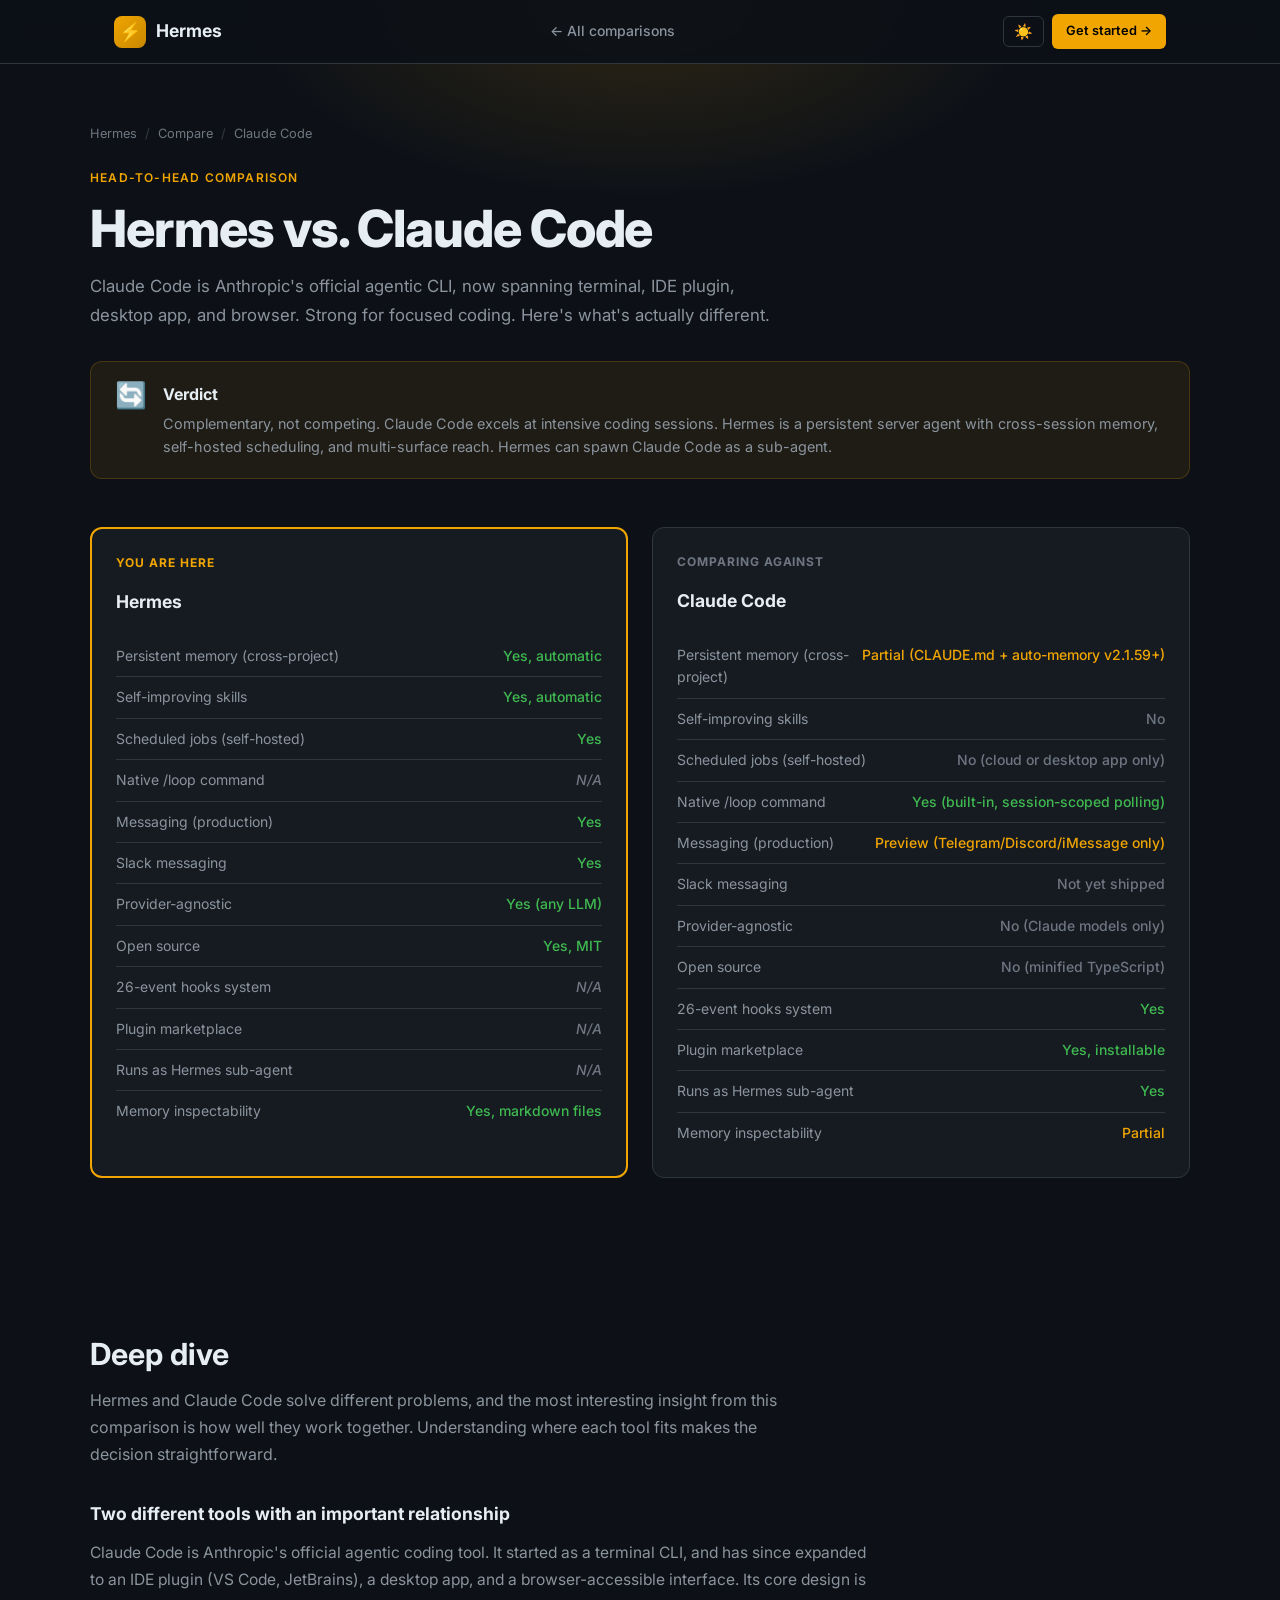
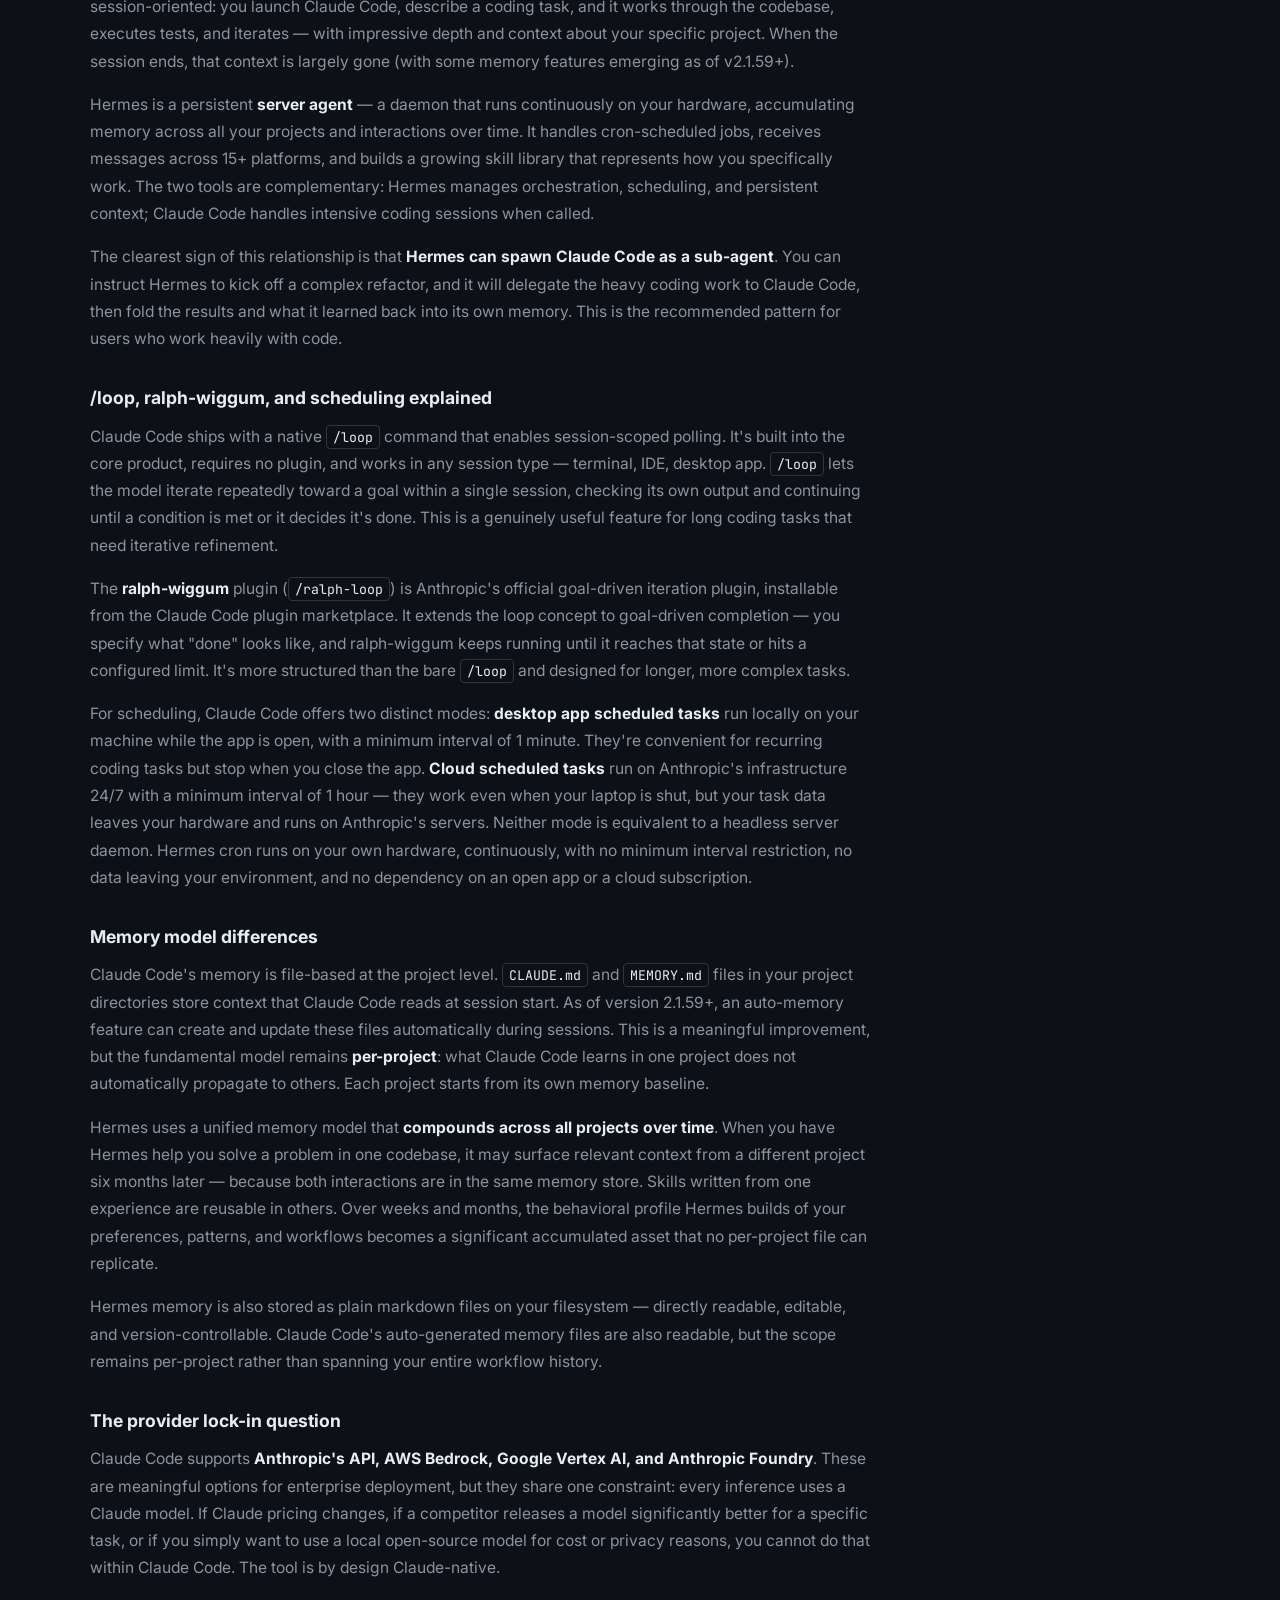
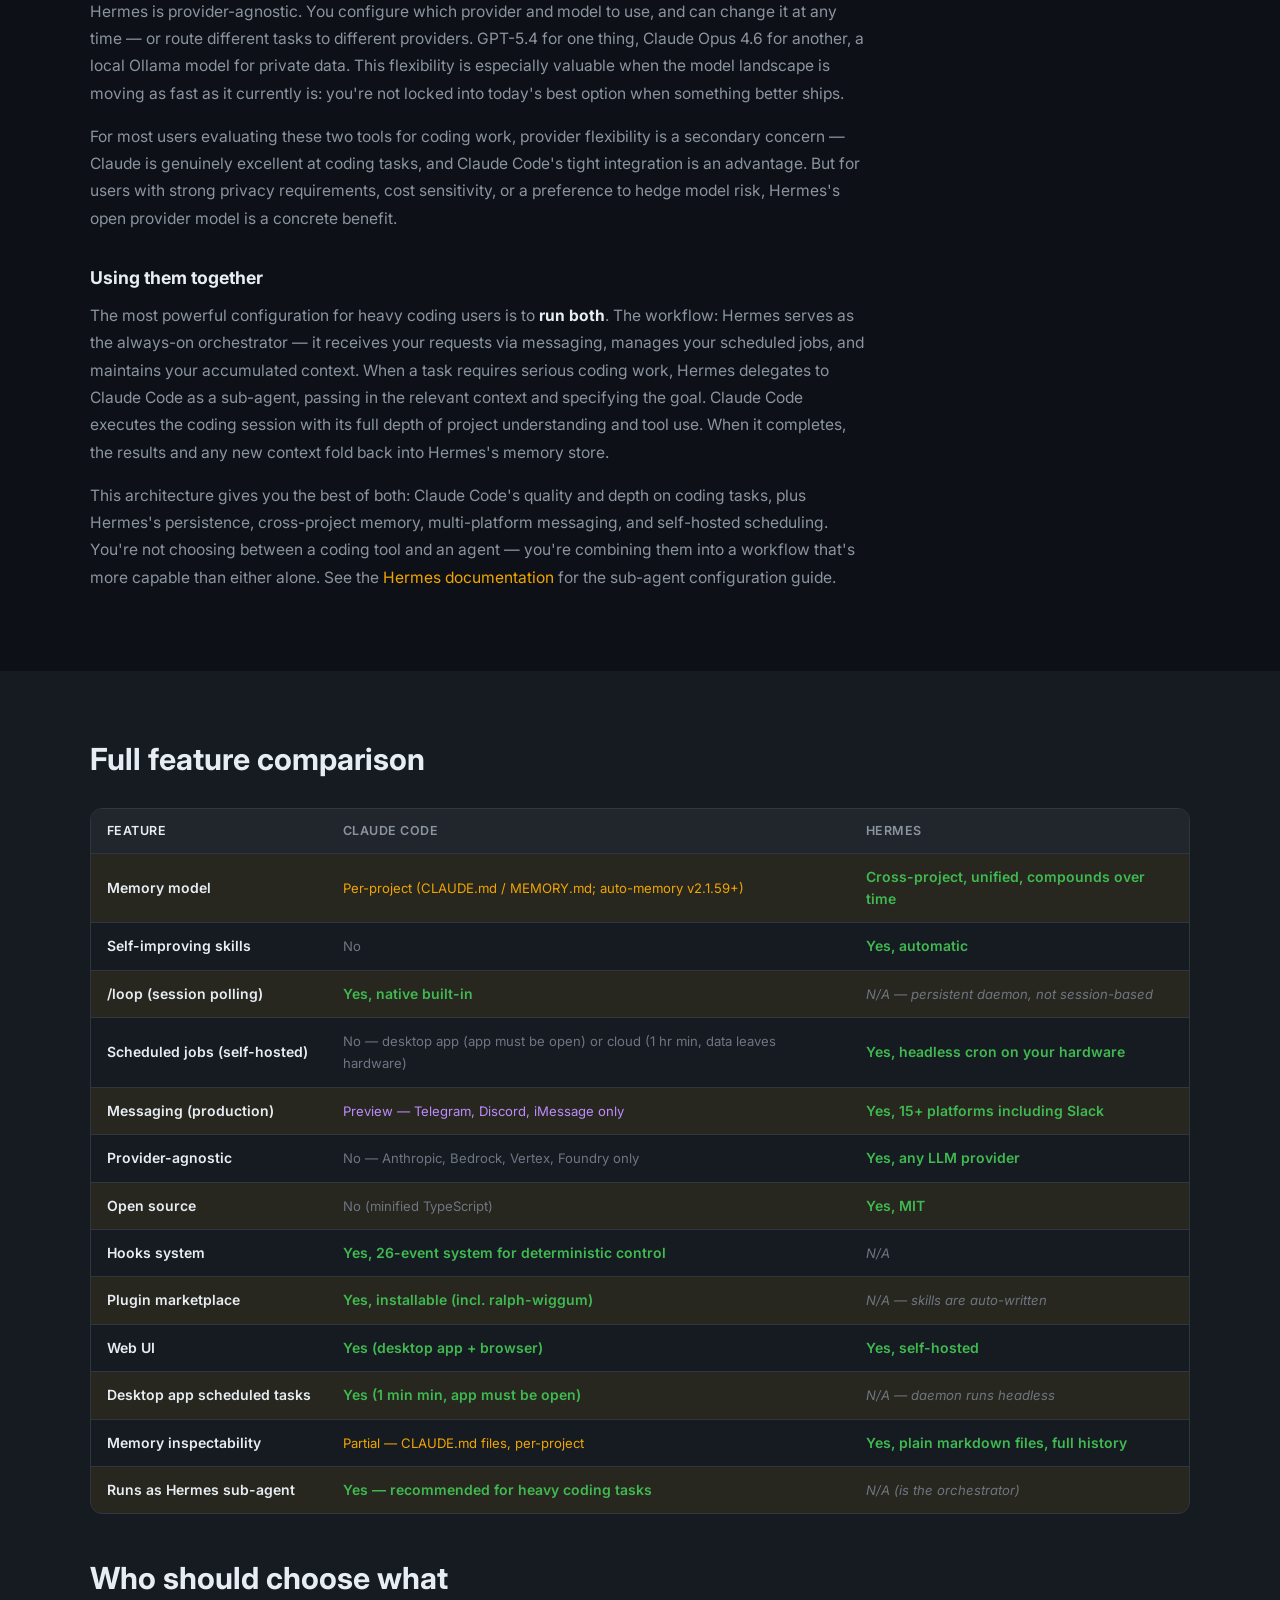
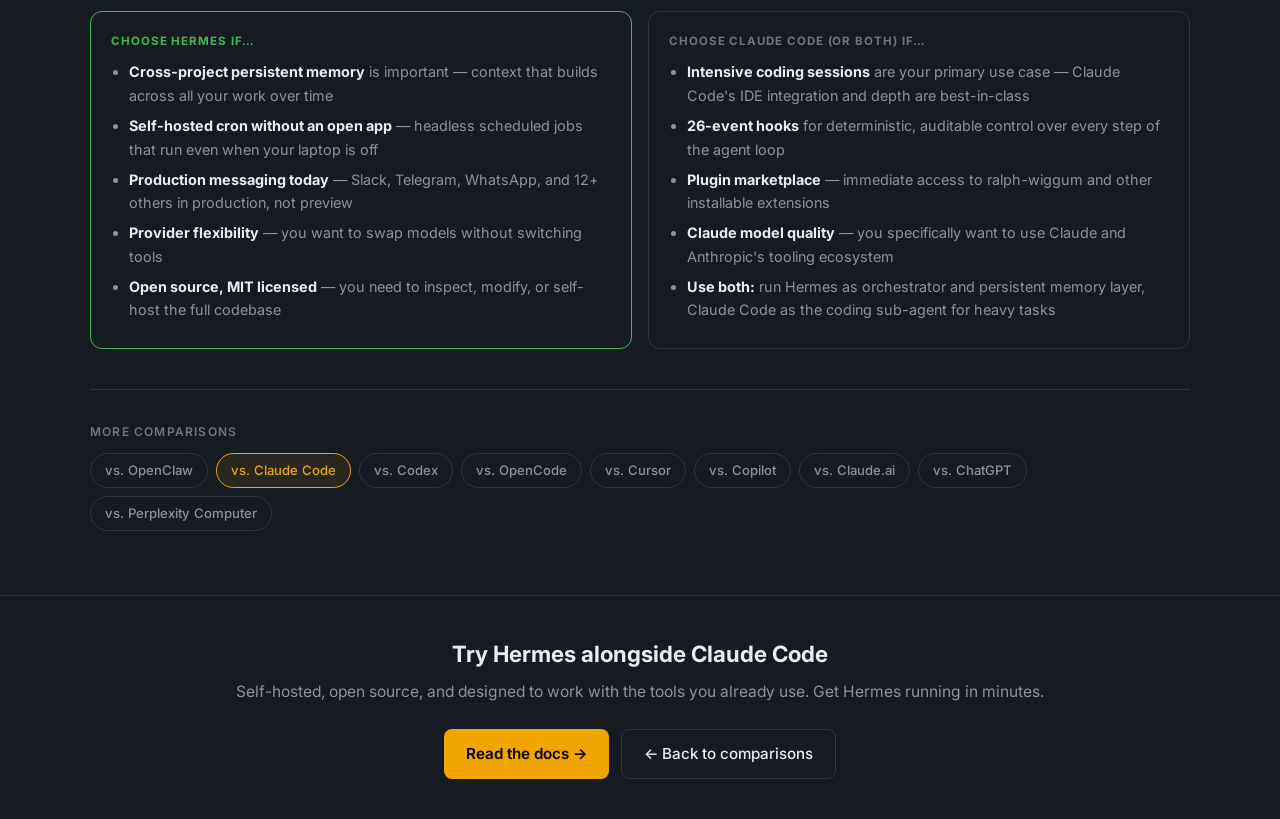
<file: compare/claude-code.html>
<!DOCTYPE html>
<html lang="en" data-theme="dark">
<head>
  <meta charset="UTF-8" />
  <meta name="viewport" content="width=device-width, initial-scale=1.0" />
  <title>Hermes vs. Claude Code | Comparison</title>
  <meta name="description" content="Claude Code is Anthropic's official agentic CLI, now spanning terminal, IDE plugin, desktop app, and browser. Strong for focused coding. Here's what's actually different." />
  <link rel="preconnect" href="https://fonts.googleapis.com" />
  <link rel="preconnect" href="https://fonts.gstatic.com" crossorigin />
  <link href="https://fonts.googleapis.com/css2?family=Inter:wght@300;400;500;600;700;800&family=JetBrains+Mono:wght@400;500&display=swap" rel="stylesheet" />
  <style>
    :root {
      --bg-primary: #0d1117;
      --bg-secondary: #161b22;
      --bg-tertiary: #21262d;
      --bg-card: #161b22;
      --bg-card-hover: #1c2128;
      --border: #30363d;
      --border-hover: #484f58;
      --text-primary: #e6edf3;
      --text-secondary: #8b949e;
      --text-muted: #6e7681;
      --accent: #f0a500;
      --accent-dim: #c88800;
      --accent-glow: rgba(240,165,0,0.15);
      --accent-subtle: rgba(240,165,0,0.08);
      --green: #3fb950;
      --red: #f85149;
      --blue: #58a6ff;
      --purple: #bc8cff;
      --nav-height: 64px;
      --radius: 8px;
      --radius-lg: 12px;
      --shadow: 0 1px 3px rgba(0,0,0,0.4),0 4px 16px rgba(0,0,0,0.3);
    }
    [data-theme="light"] {
      --bg-primary: #ffffff;
      --bg-secondary: #f6f8fa;
      --bg-tertiary: #eaeef2;
      --bg-card: #ffffff;
      --bg-card-hover: #f6f8fa;
      --border: #d0d7de;
      --border-hover: #9198a1;
      --text-primary: #1f2328;
      --text-secondary: #656d76;
      --text-muted: #9198a1;
      --accent: #c07800;
      --accent-dim: #a06000;
      --accent-glow: rgba(192,120,0,0.12);
      --accent-subtle: rgba(192,120,0,0.06);
      --green: #1a7f37;
      --red: #cf222e;
      --blue: #0969da;
      --purple: #7c3aed;
      --shadow: 0 1px 3px rgba(0,0,0,0.1),0 4px 16px rgba(0,0,0,0.06);
    }
    *,*::before,*::after{box-sizing:border-box;margin:0;padding:0}
    html{scroll-behavior:smooth;font-size:16px;overflow-x:hidden}
    body{font-family:'Inter',-apple-system,BlinkMacSystemFont,'Segoe UI',sans-serif;background:var(--bg-primary);color:var(--text-primary);line-height:1.6;transition:background 0.2s,color 0.2s;-webkit-font-smoothing:antialiased}
    a{color:var(--accent);text-decoration:none;transition:color 0.15s}
    a:hover{color:var(--accent-dim)}
    img{max-width:100%}
    ::-webkit-scrollbar{width:6px;height:6px}
    ::-webkit-scrollbar-track{background:var(--bg-secondary)}
    ::-webkit-scrollbar-thumb{background:var(--border);border-radius:3px}
    /* Nav */
    #nav{position:fixed;top:0;left:0;right:0;height:var(--nav-height);background:rgba(13,17,23,0.92);backdrop-filter:blur(12px);-webkit-backdrop-filter:blur(12px);border-bottom:1px solid var(--border);z-index:1000}
    [data-theme="light"] #nav{background:rgba(255,255,255,0.92)}
    .nav-inner{max-width:1100px;margin:0 auto;padding:0 24px;height:100%;display:flex;align-items:center;justify-content:space-between;gap:16px}
    .nav-logo{display:flex;align-items:center;gap:10px;font-weight:700;font-size:1.1rem;color:var(--text-primary);text-decoration:none;flex-shrink:0}
    .nav-logo-icon{width:32px;height:32px;background:linear-gradient(135deg,var(--accent),var(--accent-dim));border-radius:8px;display:flex;align-items:center;justify-content:center;font-size:18px;line-height:1}
    .nav-back{display:flex;align-items:center;gap:6px;color:var(--text-secondary);font-size:0.875rem;font-weight:500;padding:6px 12px;border-radius:6px;transition:color 0.15s,background 0.15s;text-decoration:none}
    .nav-back:hover{color:var(--text-primary);background:var(--bg-tertiary)}
    .btn-theme{background:none;border:1px solid var(--border);color:var(--text-secondary);cursor:pointer;padding:7px 10px;border-radius:6px;font-size:15px;line-height:1;transition:border-color 0.15s,color 0.15s,background 0.15s}
    .btn-theme:hover{border-color:var(--border-hover);color:var(--text-primary);background:var(--bg-tertiary)}
    .btn-cta{background:var(--accent);color:#000;font-size:0.8rem;font-weight:600;padding:7px 14px;border-radius:6px;border:none;cursor:pointer;text-decoration:none;display:inline-block;transition:background 0.15s,transform 0.1s;white-space:nowrap}
    .btn-cta:hover{background:var(--accent-dim);color:#000;transform:translateY(-1px)}
    /* Layout */
    main{padding-top:var(--nav-height)}
    .hero{padding:60px 24px 48px;background:var(--bg-primary)}
    .hero::before{content:'';position:absolute;top:-200px;left:50%;transform:translateX(-50%);width:800px;height:400px;background:radial-gradient(ellipse at center,var(--accent-glow) 0%,transparent 70%);pointer-events:none}
    .container{max-width:1100px;margin:0 auto;position:relative}
    .section{padding:64px 24px}
    .section-alt{background:var(--bg-secondary)}
    /* Breadcrumb */
    .breadcrumb{display:flex;align-items:center;gap:8px;font-size:0.8rem;color:var(--text-muted);margin-bottom:24px;flex-wrap:wrap}
    .breadcrumb a{color:var(--text-muted)}
    .breadcrumb a:hover{color:var(--accent)}
    .breadcrumb-sep{opacity:0.4}
    /* Hero content */
    .page-label{font-size:0.75rem;font-weight:600;letter-spacing:0.1em;text-transform:uppercase;color:var(--accent);margin-bottom:12px}
    .page-title{font-size:clamp(2rem,5vw,3.2rem);font-weight:800;line-height:1.1;letter-spacing:-0.02em;margin-bottom:16px}
    .page-sub{font-size:1.05rem;color:var(--text-secondary);max-width:680px;line-height:1.7;margin-bottom:32px}
    /* Verdict banner */
    .verdict{display:flex;align-items:flex-start;gap:16px;background:var(--accent-subtle);border:1px solid rgba(240,165,0,0.2);border-radius:var(--radius-lg);padding:20px 24px;margin-bottom:48px}
    [data-theme="light"] .verdict{border-color:rgba(192,120,0,0.2)}
    .verdict-icon{font-size:1.6rem;flex-shrink:0;line-height:1}
    .verdict-text strong{color:var(--text-primary);display:block;margin-bottom:4px;font-size:1rem}
    .verdict-text p{color:var(--text-secondary);font-size:0.9rem;line-height:1.6;margin:0}
    /* Section titles */
    .section-title{font-size:clamp(1.4rem,3vw,1.9rem);font-weight:700;margin-bottom:8px;color:var(--text-primary)}
    .section-body{font-size:1rem;color:var(--text-secondary);max-width:720px;line-height:1.7;margin-bottom:32px}
    /* Feature comparison grid */
    .feature-compare{display:grid;grid-template-columns:1fr 1fr;gap:24px;margin-bottom:40px}
    @media(max-width:700px){.feature-compare{grid-template-columns:1fr}}
    .fc-col{background:var(--bg-card);border:1px solid var(--border);border-radius:var(--radius-lg);padding:24px}
    .fc-col.hermes{border-color:var(--accent);border-width:2px}
    .fc-col-label{font-size:0.75rem;font-weight:700;letter-spacing:0.08em;text-transform:uppercase;margin-bottom:16px;color:var(--text-muted)}
    .fc-col.hermes .fc-col-label{color:var(--accent)}
    .fc-col-name{font-size:1.1rem;font-weight:700;color:var(--text-primary);margin-bottom:20px}
    .fc-row{display:flex;align-items:flex-start;gap:10px;padding:9px 0;border-bottom:1px solid var(--border)}
    .fc-row:last-child{border-bottom:none}
    .fc-key{flex:1;font-size:0.875rem;color:var(--text-secondary)}
    .fc-val{font-size:0.875rem;font-weight:500;text-align:right;min-width:60px}
    .fc-val.yes{color:var(--green)}
    .fc-val.no{color:var(--text-muted)}
    .fc-val.partial{color:var(--accent)}
    .fc-val.preview{color:var(--purple)}
    .fc-val.cloud{color:var(--blue)}
    .fc-val.na{color:var(--text-muted);font-style:italic}
    /* Narrative sections */
    .narrative{max-width:780px;min-width:0;word-break:break-word}
    .narrative h3{font-size:1.1rem;font-weight:700;color:var(--text-primary);margin:32px 0 10px}
    .narrative h3:first-child{margin-top:0}
    .narrative p{font-size:0.975rem;color:var(--text-secondary);line-height:1.75;margin-bottom:16px}
    .narrative ul{padding-left:20px;margin-bottom:16px}
    .narrative li{font-size:0.975rem;color:var(--text-secondary);line-height:1.7;margin-bottom:6px}
    .narrative strong{color:var(--text-primary)}
    .narrative a{color:var(--accent)}
    /* Inline code */
    .narrative code,.inline-code{background:#0d1117;color:#e6edf3;font-family:'JetBrains Mono',monospace;font-size:0.85em;padding:2px 6px;border-radius:4px;border:1px solid #30363d}
    /* Full comparison table */
    .table-wrap{overflow-x:auto;border-radius:var(--radius-lg);border:1px solid var(--border);margin:24px 0 40px}
    table{width:100%;border-collapse:collapse;font-size:0.875rem}
    thead th{background:var(--bg-tertiary);color:var(--text-secondary);font-weight:600;font-size:0.78rem;letter-spacing:0.04em;text-transform:uppercase;padding:12px 16px;text-align:left;border-bottom:1px solid var(--border);white-space:nowrap}
    thead th:first-child{color:var(--text-primary)}
    tbody tr{border-bottom:1px solid var(--border);transition:background 0.1s}
    tbody tr:last-child{border-bottom:none}
    tbody tr:hover{background:var(--bg-card-hover)}
    tbody tr.hl{background:var(--accent-subtle)}
    tbody tr.hl:hover{background:rgba(240,165,0,0.12)}
    tbody td{padding:12px 16px;color:var(--text-secondary);vertical-align:middle}
    tbody td:first-child{font-weight:600;color:var(--text-primary);white-space:nowrap}
    .c-yes{color:var(--green);font-weight:600}
    .c-no{color:var(--text-muted);font-size:0.82rem}
    .c-partial{color:var(--accent);font-size:0.82rem}
    .c-cloud{color:var(--blue);font-size:0.82rem}
    .c-prev{color:var(--purple);font-size:0.82rem}
    .c-na{color:var(--text-muted);font-size:0.82rem;font-style:italic}
    /* Who section */
    .who-grid{display:grid;grid-template-columns:1fr 1fr;gap:16px;margin-top:8px}
    @media(max-width:600px){.who-grid{grid-template-columns:1fr}}
    .who-card{background:var(--bg-card);border:1px solid var(--border);border-radius:var(--radius-lg);padding:20px}
    .who-card.choose-hermes{border-color:var(--green)}
    .who-card.choose-other{border-color:var(--border)}
    .who-card-label{font-size:0.72rem;font-weight:700;letter-spacing:0.08em;text-transform:uppercase;margin-bottom:10px;color:var(--text-muted)}
    .who-card.choose-hermes .who-card-label{color:var(--green)}
    .who-card ul{padding-left:18px}
    .who-card li{font-size:0.9rem;color:var(--text-secondary);line-height:1.65;margin-bottom:6px}
    .who-card strong{color:var(--text-primary)}
    /* CTA footer */
    .cta-strip{background:var(--bg-secondary);border-top:1px solid var(--border);padding:40px 24px;text-align:center}
    .cta-strip h2{font-size:1.4rem;font-weight:700;margin-bottom:8px}
    .cta-strip p{color:var(--text-secondary);margin-bottom:24px;font-size:0.975rem}
    .cta-btns{display:flex;gap:12px;justify-content:center;flex-wrap:wrap}
    .btn-primary{display:inline-flex;align-items:center;gap:6px;background:var(--accent);color:#000;font-weight:600;font-size:0.95rem;padding:12px 22px;border-radius:8px;transition:background 0.15s,transform 0.1s}
    .btn-primary:hover{background:var(--accent-dim);color:#000;transform:translateY(-1px)}
    .btn-secondary{display:inline-flex;align-items:center;gap:6px;background:var(--bg-card);border:1px solid var(--border);color:var(--text-primary);font-weight:500;font-size:0.95rem;padding:12px 22px;border-radius:8px;transition:border-color 0.15s,background 0.15s}
    .btn-secondary:hover{border-color:var(--border-hover);background:var(--bg-card-hover);color:var(--text-primary)}
    /* Nav between compare pages */
    .compare-nav{display:flex;flex-wrap:wrap;gap:8px;margin-top:40px;padding-top:32px;border-top:1px solid var(--border)}
    .compare-nav-label{width:100%;font-size:0.75rem;font-weight:600;letter-spacing:0.1em;text-transform:uppercase;color:var(--text-muted);margin-bottom:4px}
    .cpill{display:inline-block;padding:6px 14px;border:1px solid var(--border);border-radius:100px;font-size:0.82rem;font-weight:500;color:var(--text-secondary);transition:border-color 0.15s,color 0.15s,background 0.15s}
    .cpill:hover{border-color:var(--accent);color:var(--accent);background:var(--accent-subtle)}
    .cpill.active{border-color:var(--accent);color:var(--accent);background:var(--accent-subtle)}
    /* Responsive */
    /* ── Mobile nav: prevent 3-item nav overflow ── */
    @media(max-width:640px){
      .nav-back span{display:none}
      .btn-cta{display:none}
      .nav-inner{gap:8px}
    }
    @media(max-width:768px){
      .section{padding:48px 16px}
      .hero{padding:48px 16px 36px}
      .feature-compare{grid-template-columns:1fr}
    }
  </style>
</head>
<body>

<nav id="nav">
  <div class="nav-inner">
    <a href="../index.html" class="nav-logo">
      <div class="nav-logo-icon">⚡</div>
      Hermes
    </a>
    <a href="../index.html#compare" class="nav-back"><span>← All comparisons</span></a>
    <div style="display:flex;align-items:center;gap:8px;flex-shrink:0">
      <button class="btn-theme" id="theme-toggle" aria-label="Toggle theme">🌙</button>
      <a href="https://hermes-agent.nousresearch.com/docs/getting-started/installation" class="btn-cta" target="_blank" rel="noopener">Get started →</a>
    </div>
  </div>
</nav>

<main>
  <div class="hero">
    <div class="container">
      <nav class="breadcrumb" aria-label="Breadcrumb">
        <a href="../index.html">Hermes</a>
        <span class="breadcrumb-sep">/</span>
        <a href="../index.html#compare">Compare</a>
        <span class="breadcrumb-sep">/</span>
        <span>Claude Code</span>
      </nav>

      <div class="page-label">Head-to-head comparison</div>
      <h1 class="page-title">Hermes vs. Claude Code</h1>
      <p class="page-sub">Claude Code is Anthropic's official agentic CLI, now spanning terminal, IDE plugin, desktop app, and browser. Strong for focused coding. Here's what's actually different.</p>

      <div class="verdict">
        <div class="verdict-icon">🔄</div>
        <div class="verdict-text">
          <strong>Verdict</strong>
          <p>Complementary, not competing. Claude Code excels at intensive coding sessions. Hermes is a persistent server agent with cross-session memory, self-hosted scheduling, and multi-surface reach. Hermes can spawn Claude Code as a sub-agent.</p>
        </div>
      </div>

      <div class="feature-compare">
        <div class="fc-col hermes">
          <div class="fc-col-label">You are here</div>
          <div class="fc-col-name">Hermes</div>
          <div class="fc-row"><span class="fc-key">Persistent memory (cross-project)</span><span class="fc-val yes">Yes, automatic</span></div>
          <div class="fc-row"><span class="fc-key">Self-improving skills</span><span class="fc-val yes">Yes, automatic</span></div>
          <div class="fc-row"><span class="fc-key">Scheduled jobs (self-hosted)</span><span class="fc-val yes">Yes</span></div>
          <div class="fc-row"><span class="fc-key">Native /loop command</span><span class="fc-val na">N/A</span></div>
          <div class="fc-row"><span class="fc-key">Messaging (production)</span><span class="fc-val yes">Yes</span></div>
          <div class="fc-row"><span class="fc-key">Slack messaging</span><span class="fc-val yes">Yes</span></div>
          <div class="fc-row"><span class="fc-key">Provider-agnostic</span><span class="fc-val yes">Yes (any LLM)</span></div>
          <div class="fc-row"><span class="fc-key">Open source</span><span class="fc-val yes">Yes, MIT</span></div>
          <div class="fc-row"><span class="fc-key">26-event hooks system</span><span class="fc-val na">N/A</span></div>
          <div class="fc-row"><span class="fc-key">Plugin marketplace</span><span class="fc-val na">N/A</span></div>
          <div class="fc-row"><span class="fc-key">Runs as Hermes sub-agent</span><span class="fc-val na">N/A</span></div>
          <div class="fc-row"><span class="fc-key">Memory inspectability</span><span class="fc-val yes">Yes, markdown files</span></div>
        </div>
        <div class="fc-col">
          <div class="fc-col-label">Comparing against</div>
          <div class="fc-col-name">Claude Code</div>
          <div class="fc-row"><span class="fc-key">Persistent memory (cross-project)</span><span class="fc-val partial">Partial (CLAUDE.md + auto-memory v2.1.59+)</span></div>
          <div class="fc-row"><span class="fc-key">Self-improving skills</span><span class="fc-val no">No</span></div>
          <div class="fc-row"><span class="fc-key">Scheduled jobs (self-hosted)</span><span class="fc-val no">No (cloud or desktop app only)</span></div>
          <div class="fc-row"><span class="fc-key">Native /loop command</span><span class="fc-val yes">Yes (built-in, session-scoped polling)</span></div>
          <div class="fc-row"><span class="fc-key">Messaging (production)</span><span class="fc-val partial">Preview (Telegram/Discord/iMessage only)</span></div>
          <div class="fc-row"><span class="fc-key">Slack messaging</span><span class="fc-val no">Not yet shipped</span></div>
          <div class="fc-row"><span class="fc-key">Provider-agnostic</span><span class="fc-val no">No (Claude models only)</span></div>
          <div class="fc-row"><span class="fc-key">Open source</span><span class="fc-val no">No (minified TypeScript)</span></div>
          <div class="fc-row"><span class="fc-key">26-event hooks system</span><span class="fc-val yes">Yes</span></div>
          <div class="fc-row"><span class="fc-key">Plugin marketplace</span><span class="fc-val yes">Yes, installable</span></div>
          <div class="fc-row"><span class="fc-key">Runs as Hermes sub-agent</span><span class="fc-val yes">Yes</span></div>
          <div class="fc-row"><span class="fc-key">Memory inspectability</span><span class="fc-val partial">Partial</span></div>
        </div>
      </div>
    </div>
  </div>

  <!-- Narrative -->
  <section class="section">
    <div class="container">
      <h2 class="section-title">Deep dive</h2>
      <p class="section-body">Hermes and Claude Code solve different problems, and the most interesting insight from this comparison is how well they work together. Understanding where each tool fits makes the decision straightforward.</p>

      <div class="narrative">

        <h3>Two different tools with an important relationship</h3>
        <p>Claude Code is Anthropic's official agentic coding tool. It started as a terminal CLI, and has since expanded to an IDE plugin (VS Code, JetBrains), a desktop app, and a browser-accessible interface. Its core design is session-oriented: you launch Claude Code, describe a coding task, and it works through the codebase, executes tests, and iterates — with impressive depth and context about your specific project. When the session ends, that context is largely gone (with some memory features emerging as of v2.1.59+).</p>
        <p>Hermes is a persistent <strong>server agent</strong> — a daemon that runs continuously on your hardware, accumulating memory across all your projects and interactions over time. It handles cron-scheduled jobs, receives messages across 15+ platforms, and builds a growing skill library that represents how you specifically work. The two tools are complementary: Hermes manages orchestration, scheduling, and persistent context; Claude Code handles intensive coding sessions when called.</p>
        <p>The clearest sign of this relationship is that <strong>Hermes can spawn Claude Code as a sub-agent</strong>. You can instruct Hermes to kick off a complex refactor, and it will delegate the heavy coding work to Claude Code, then fold the results and what it learned back into its own memory. This is the recommended pattern for users who work heavily with code.</p>

        <h3>/loop, ralph-wiggum, and scheduling explained</h3>
        <p>Claude Code ships with a native <code>/loop</code> command that enables session-scoped polling. It's built into the core product, requires no plugin, and works in any session type — terminal, IDE, desktop app. <code>/loop</code> lets the model iterate repeatedly toward a goal within a single session, checking its own output and continuing until a condition is met or it decides it's done. This is a genuinely useful feature for long coding tasks that need iterative refinement.</p>
        <p>The <strong>ralph-wiggum</strong> plugin (<code>/ralph-loop</code>) is Anthropic's official goal-driven iteration plugin, installable from the Claude Code plugin marketplace. It extends the loop concept to goal-driven completion — you specify what "done" looks like, and ralph-wiggum keeps running until it reaches that state or hits a configured limit. It's more structured than the bare <code>/loop</code> and designed for longer, more complex tasks.</p>
        <p>For scheduling, Claude Code offers two distinct modes: <strong>desktop app scheduled tasks</strong> run locally on your machine while the app is open, with a minimum interval of 1 minute. They're convenient for recurring coding tasks but stop when you close the app. <strong>Cloud scheduled tasks</strong> run on Anthropic's infrastructure 24/7 with a minimum interval of 1 hour — they work even when your laptop is shut, but your task data leaves your hardware and runs on Anthropic's servers. Neither mode is equivalent to a headless server daemon. Hermes cron runs on your own hardware, continuously, with no minimum interval restriction, no data leaving your environment, and no dependency on an open app or a cloud subscription.</p>

        <h3>Memory model differences</h3>
        <p>Claude Code's memory is file-based at the project level. <code>CLAUDE.md</code> and <code>MEMORY.md</code> files in your project directories store context that Claude Code reads at session start. As of version 2.1.59+, an auto-memory feature can create and update these files automatically during sessions. This is a meaningful improvement, but the fundamental model remains <strong>per-project</strong>: what Claude Code learns in one project does not automatically propagate to others. Each project starts from its own memory baseline.</p>
        <p>Hermes uses a unified memory model that <strong>compounds across all projects over time</strong>. When you have Hermes help you solve a problem in one codebase, it may surface relevant context from a different project six months later — because both interactions are in the same memory store. Skills written from one experience are reusable in others. Over weeks and months, the behavioral profile Hermes builds of your preferences, patterns, and workflows becomes a significant accumulated asset that no per-project file can replicate.</p>
        <p>Hermes memory is also stored as plain markdown files on your filesystem — directly readable, editable, and version-controllable. Claude Code's auto-generated memory files are also readable, but the scope remains per-project rather than spanning your entire workflow history.</p>

        <h3>The provider lock-in question</h3>
        <p>Claude Code supports <strong>Anthropic's API, AWS Bedrock, Google Vertex AI, and Anthropic Foundry</strong>. These are meaningful options for enterprise deployment, but they share one constraint: every inference uses a Claude model. If Claude pricing changes, if a competitor releases a model significantly better for a specific task, or if you simply want to use a local open-source model for cost or privacy reasons, you cannot do that within Claude Code. The tool is by design Claude-native.</p>
        <p>Hermes is provider-agnostic. You configure which provider and model to use, and can change it at any time — or route different tasks to different providers. GPT-5.4 for one thing, Claude Opus 4.6 for another, a local Ollama model for private data. This flexibility is especially valuable when the model landscape is moving as fast as it currently is: you're not locked into today's best option when something better ships.</p>
        <p>For most users evaluating these two tools for coding work, provider flexibility is a secondary concern — Claude is genuinely excellent at coding tasks, and Claude Code's tight integration is an advantage. But for users with strong privacy requirements, cost sensitivity, or a preference to hedge model risk, Hermes's open provider model is a concrete benefit.</p>

        <h3>Using them together</h3>
        <p>The most powerful configuration for heavy coding users is to <strong>run both</strong>. The workflow: Hermes serves as the always-on orchestrator — it receives your requests via messaging, manages your scheduled jobs, and maintains your accumulated context. When a task requires serious coding work, Hermes delegates to Claude Code as a sub-agent, passing in the relevant context and specifying the goal. Claude Code executes the coding session with its full depth of project understanding and tool use. When it completes, the results and any new context fold back into Hermes's memory store.</p>
        <p>This architecture gives you the best of both: Claude Code's quality and depth on coding tasks, plus Hermes's persistence, cross-project memory, multi-platform messaging, and self-hosted scheduling. You're not choosing between a coding tool and an agent — you're combining them into a workflow that's more capable than either alone. See the <a href="https://hermes-agent.nousresearch.com/docs/" target="_blank" rel="noopener">Hermes documentation</a> for the sub-agent configuration guide.</p>

      </div>
    </div>
  </section>

  <!-- Full table -->
  <section class="section section-alt">
    <div class="container">
      <h2 class="section-title">Full feature comparison</h2>
      <div class="table-wrap">
        <table>
          <thead>
            <tr>
              <th>Feature</th>
              <th>Claude Code</th>
              <th>Hermes</th>
            </tr>
          </thead>
          <tbody>
            <tr class="hl">
              <td>Memory model</td>
              <td><span class="c-partial">Per-project (CLAUDE.md / MEMORY.md; auto-memory v2.1.59+)</span></td>
              <td><span class="c-yes">Cross-project, unified, compounds over time</span></td>
            </tr>
            <tr>
              <td>Self-improving skills</td>
              <td><span class="c-no">No</span></td>
              <td><span class="c-yes">Yes, automatic</span></td>
            </tr>
            <tr class="hl">
              <td>/loop (session polling)</td>
              <td><span class="c-yes">Yes, native built-in</span></td>
              <td><span class="c-na">N/A — persistent daemon, not session-based</span></td>
            </tr>
            <tr>
              <td>Scheduled jobs (self-hosted)</td>
              <td><span class="c-no">No — desktop app (app must be open) or cloud (1 hr min, data leaves hardware)</span></td>
              <td><span class="c-yes">Yes, headless cron on your hardware</span></td>
            </tr>
            <tr class="hl">
              <td>Messaging (production)</td>
              <td><span class="c-prev">Preview — Telegram, Discord, iMessage only</span></td>
              <td><span class="c-yes">Yes, 15+ platforms including Slack</span></td>
            </tr>
            <tr>
              <td>Provider-agnostic</td>
              <td><span class="c-no">No — Anthropic, Bedrock, Vertex, Foundry only</span></td>
              <td><span class="c-yes">Yes, any LLM provider</span></td>
            </tr>
            <tr class="hl">
              <td>Open source</td>
              <td><span class="c-no">No (minified TypeScript)</span></td>
              <td><span class="c-yes">Yes, MIT</span></td>
            </tr>
            <tr>
              <td>Hooks system</td>
              <td><span class="c-yes">Yes, 26-event system for deterministic control</span></td>
              <td><span class="c-na">N/A</span></td>
            </tr>
            <tr class="hl">
              <td>Plugin marketplace</td>
              <td><span class="c-yes">Yes, installable (incl. ralph-wiggum)</span></td>
              <td><span class="c-na">N/A — skills are auto-written</span></td>
            </tr>
            <tr>
              <td>Web UI</td>
              <td><span class="c-yes">Yes (desktop app + browser)</span></td>
              <td><span class="c-yes">Yes, self-hosted</span></td>
            </tr>
            <tr class="hl">
              <td>Desktop app scheduled tasks</td>
              <td><span class="c-yes">Yes (1 min min, app must be open)</span></td>
              <td><span class="c-na">N/A — daemon runs headless</span></td>
            </tr>
            <tr>
              <td>Memory inspectability</td>
              <td><span class="c-partial">Partial — CLAUDE.md files, per-project</span></td>
              <td><span class="c-yes">Yes, plain markdown files, full history</span></td>
            </tr>
            <tr class="hl">
              <td>Runs as Hermes sub-agent</td>
              <td><span class="c-yes">Yes — recommended for heavy coding tasks</span></td>
              <td><span class="c-na">N/A (is the orchestrator)</span></td>
            </tr>
          </tbody>
        </table>
      </div>

      <!-- Who section -->
      <h2 class="section-title" style="margin-top:40px">Who should choose what</h2>
      <div class="who-grid">
        <div class="who-card choose-hermes">
          <div class="who-card-label">Choose Hermes if…</div>
          <ul>
            <li><strong>Cross-project persistent memory</strong> is important — context that builds across all your work over time</li>
            <li><strong>Self-hosted cron without an open app</strong> — headless scheduled jobs that run even when your laptop is off</li>
            <li><strong>Production messaging today</strong> — Slack, Telegram, WhatsApp, and 12+ others in production, not preview</li>
            <li><strong>Provider flexibility</strong> — you want to swap models without switching tools</li>
            <li><strong>Open source, MIT licensed</strong> — you need to inspect, modify, or self-host the full codebase</li>
          </ul>
        </div>
        <div class="who-card choose-other">
          <div class="who-card-label">Choose Claude Code (or both) if…</div>
          <ul>
            <li><strong>Intensive coding sessions</strong> are your primary use case — Claude Code's IDE integration and depth are best-in-class</li>
            <li><strong>26-event hooks</strong> for deterministic, auditable control over every step of the agent loop</li>
            <li><strong>Plugin marketplace</strong> — immediate access to ralph-wiggum and other installable extensions</li>
            <li><strong>Claude model quality</strong> — you specifically want to use Claude and Anthropic's tooling ecosystem</li>
            <li><strong>Use both:</strong> run Hermes as orchestrator and persistent memory layer, Claude Code as the coding sub-agent for heavy tasks</li>
          </ul>
        </div>
      </div>

      <!-- Compare nav pills -->
      <div class="compare-nav">
        <div class="compare-nav-label">More comparisons</div>
        <a href="openclaw.html" class="cpill">vs. OpenClaw</a>
        <a href="claude-code.html" class="cpill active">vs. Claude Code</a>
        <a href="codex.html" class="cpill">vs. Codex</a>
        <a href="opencode.html" class="cpill">vs. OpenCode</a>
        <a href="cursor.html" class="cpill">vs. Cursor</a>
        <a href="copilot.html" class="cpill">vs. Copilot</a>
        <a href="claude-ai.html" class="cpill">vs. Claude.ai</a>
        <a href="chatgpt.html" class="cpill">vs. ChatGPT</a>
        <a href="perplexity-computer.html" class="cpill">vs. Perplexity Computer</a>
      </div>
    </div>
  </section>

  <!-- CTA strip -->
  <div class="cta-strip">
    <h2>Try Hermes alongside Claude Code</h2>
    <p>Self-hosted, open source, and designed to work with the tools you already use. Get Hermes running in minutes.</p>
    <div class="cta-btns">
      <a href="https://hermes-agent.nousresearch.com/docs/getting-started/installation" class="btn-primary" target="_blank" rel="noopener">Read the docs →</a>
      <a href="../index.html#compare" class="btn-secondary">← Back to comparisons</a>
    </div>
  </div>
</main>

<script>
  const html = document.documentElement;
  const toggle = document.getElementById('theme-toggle');
  function setTheme(t) {
    html.setAttribute('data-theme', t);
    localStorage.setItem('theme', t);
    toggle.textContent = t === 'light' ? '🌙' : '☀️';
  }
  const saved = localStorage.getItem('theme');
  const prefersDark = window.matchMedia('(prefers-color-scheme: dark)').matches;
  if (saved) setTheme(saved);
  else if (!prefersDark) setTheme('light');
  else setTheme('dark');
  toggle.addEventListener('click', () => setTheme(html.getAttribute('data-theme') === 'dark' ? 'light' : 'dark'));
</script>

</body>
</html>
</file>
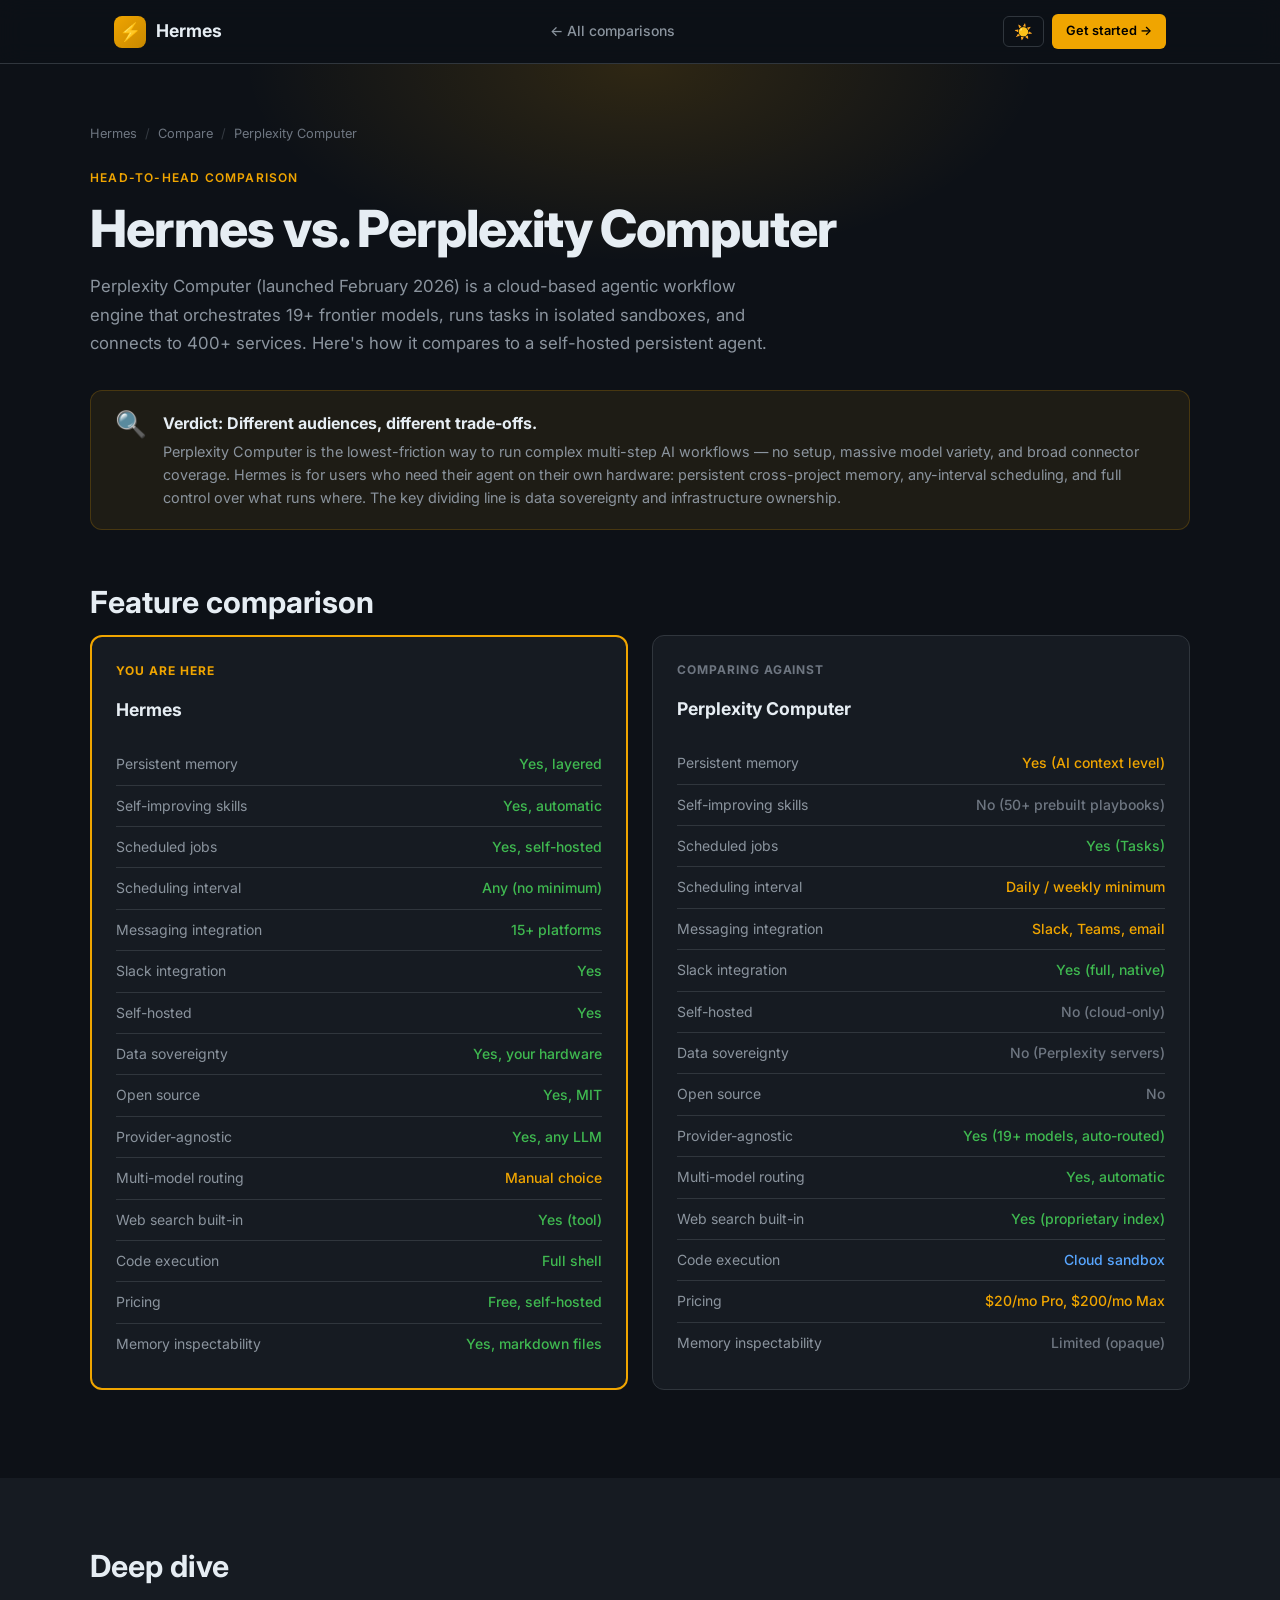
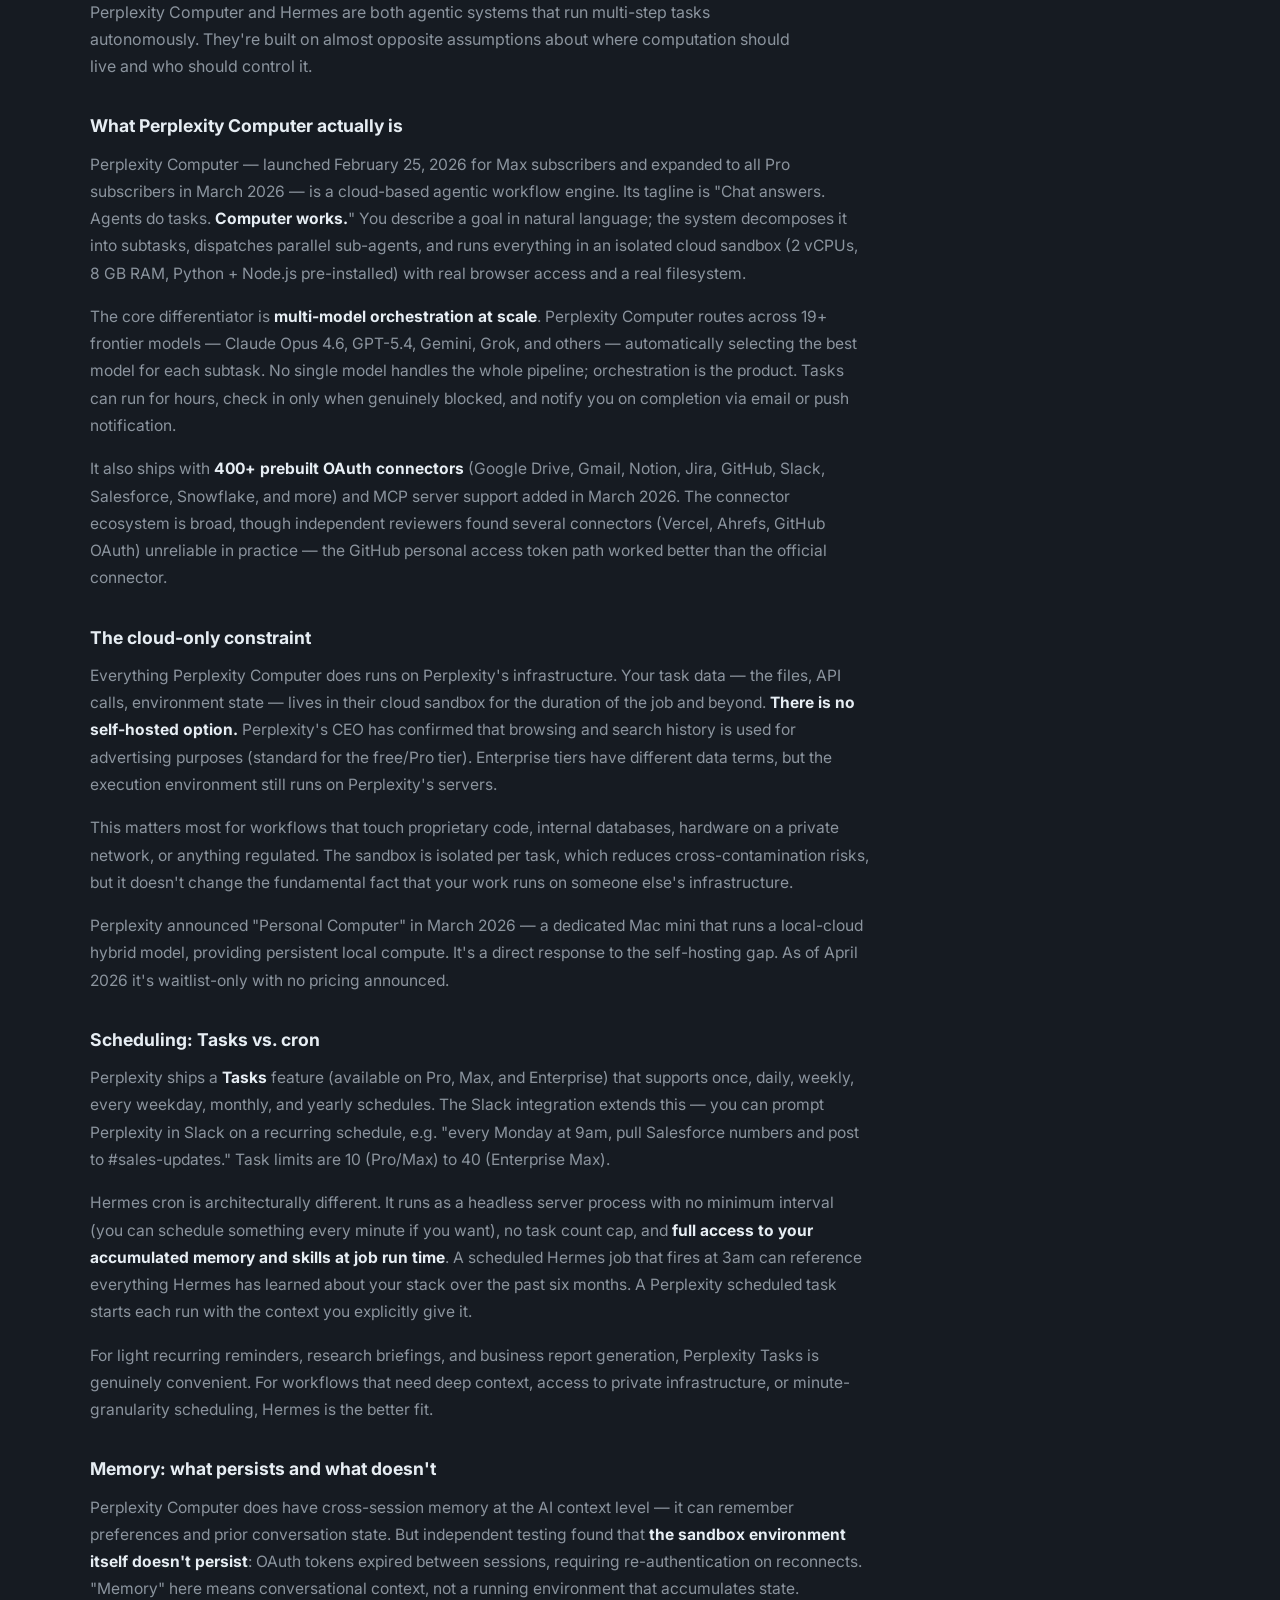
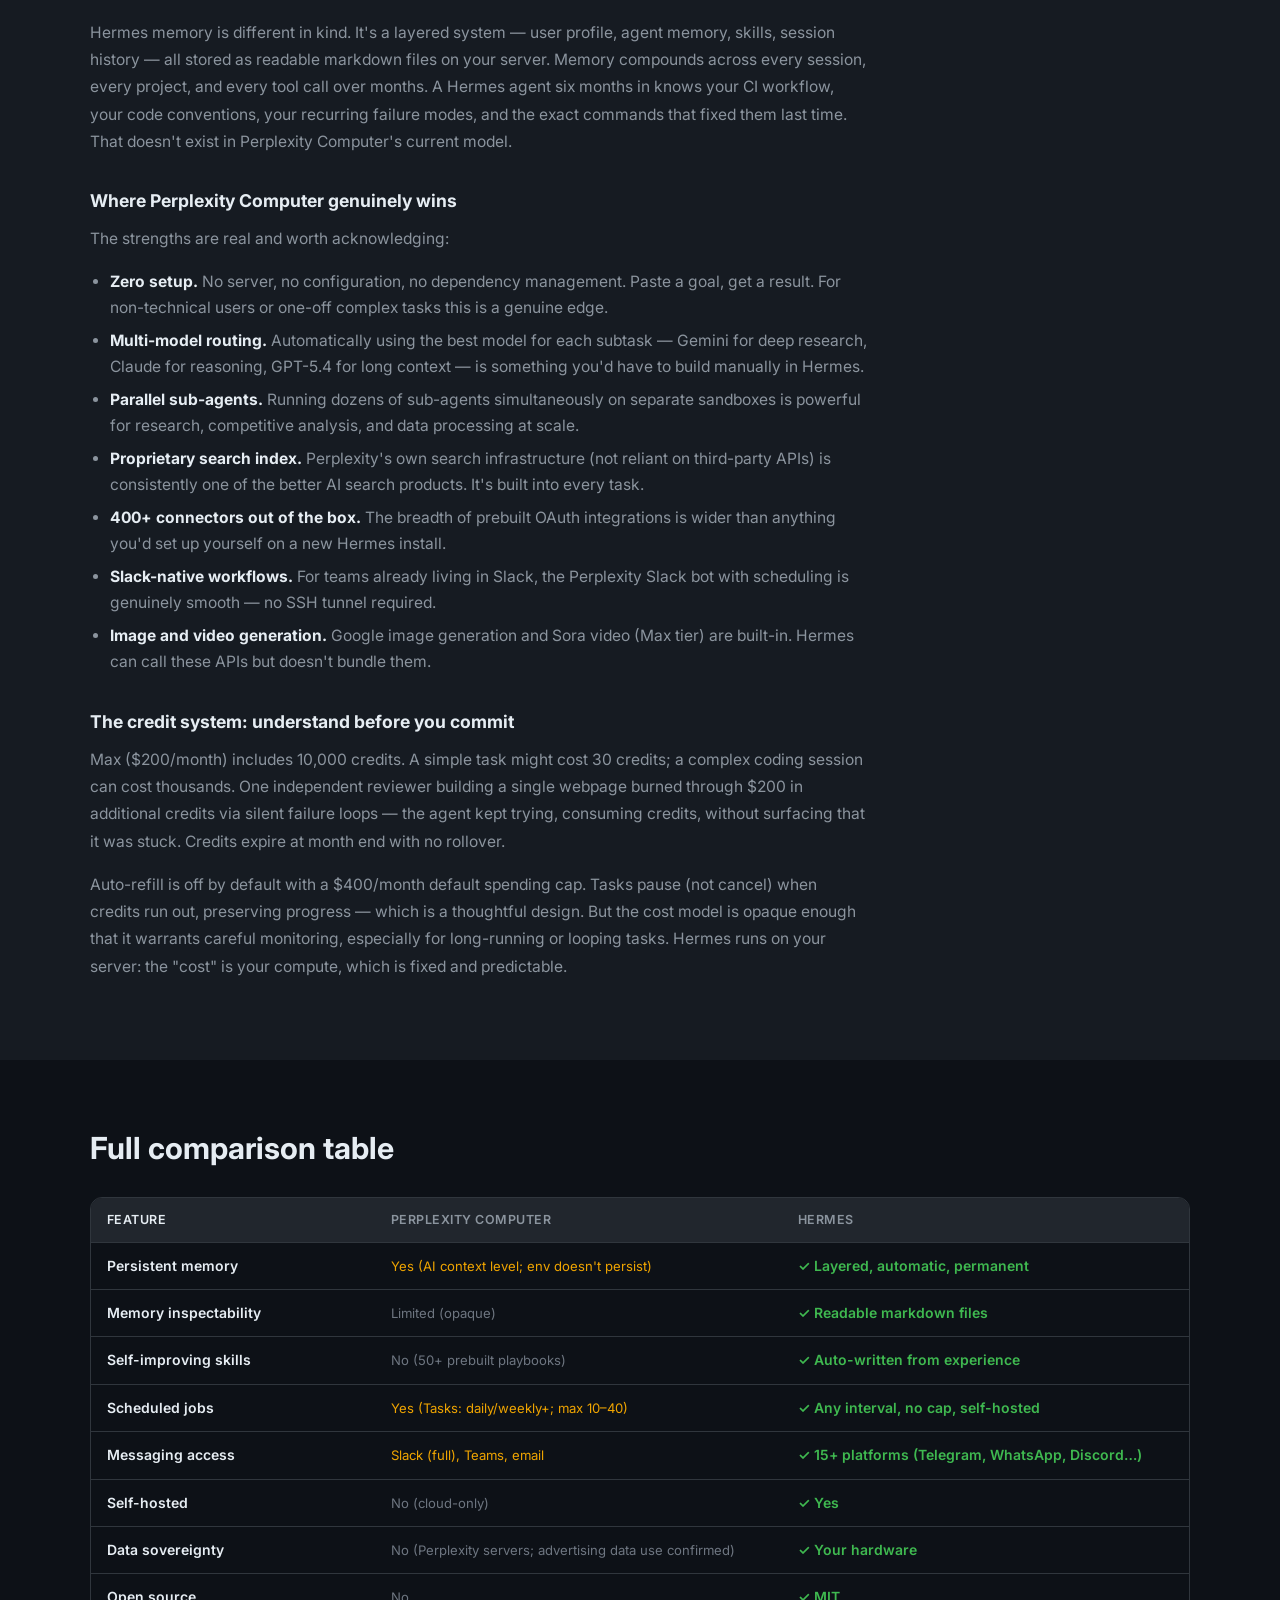
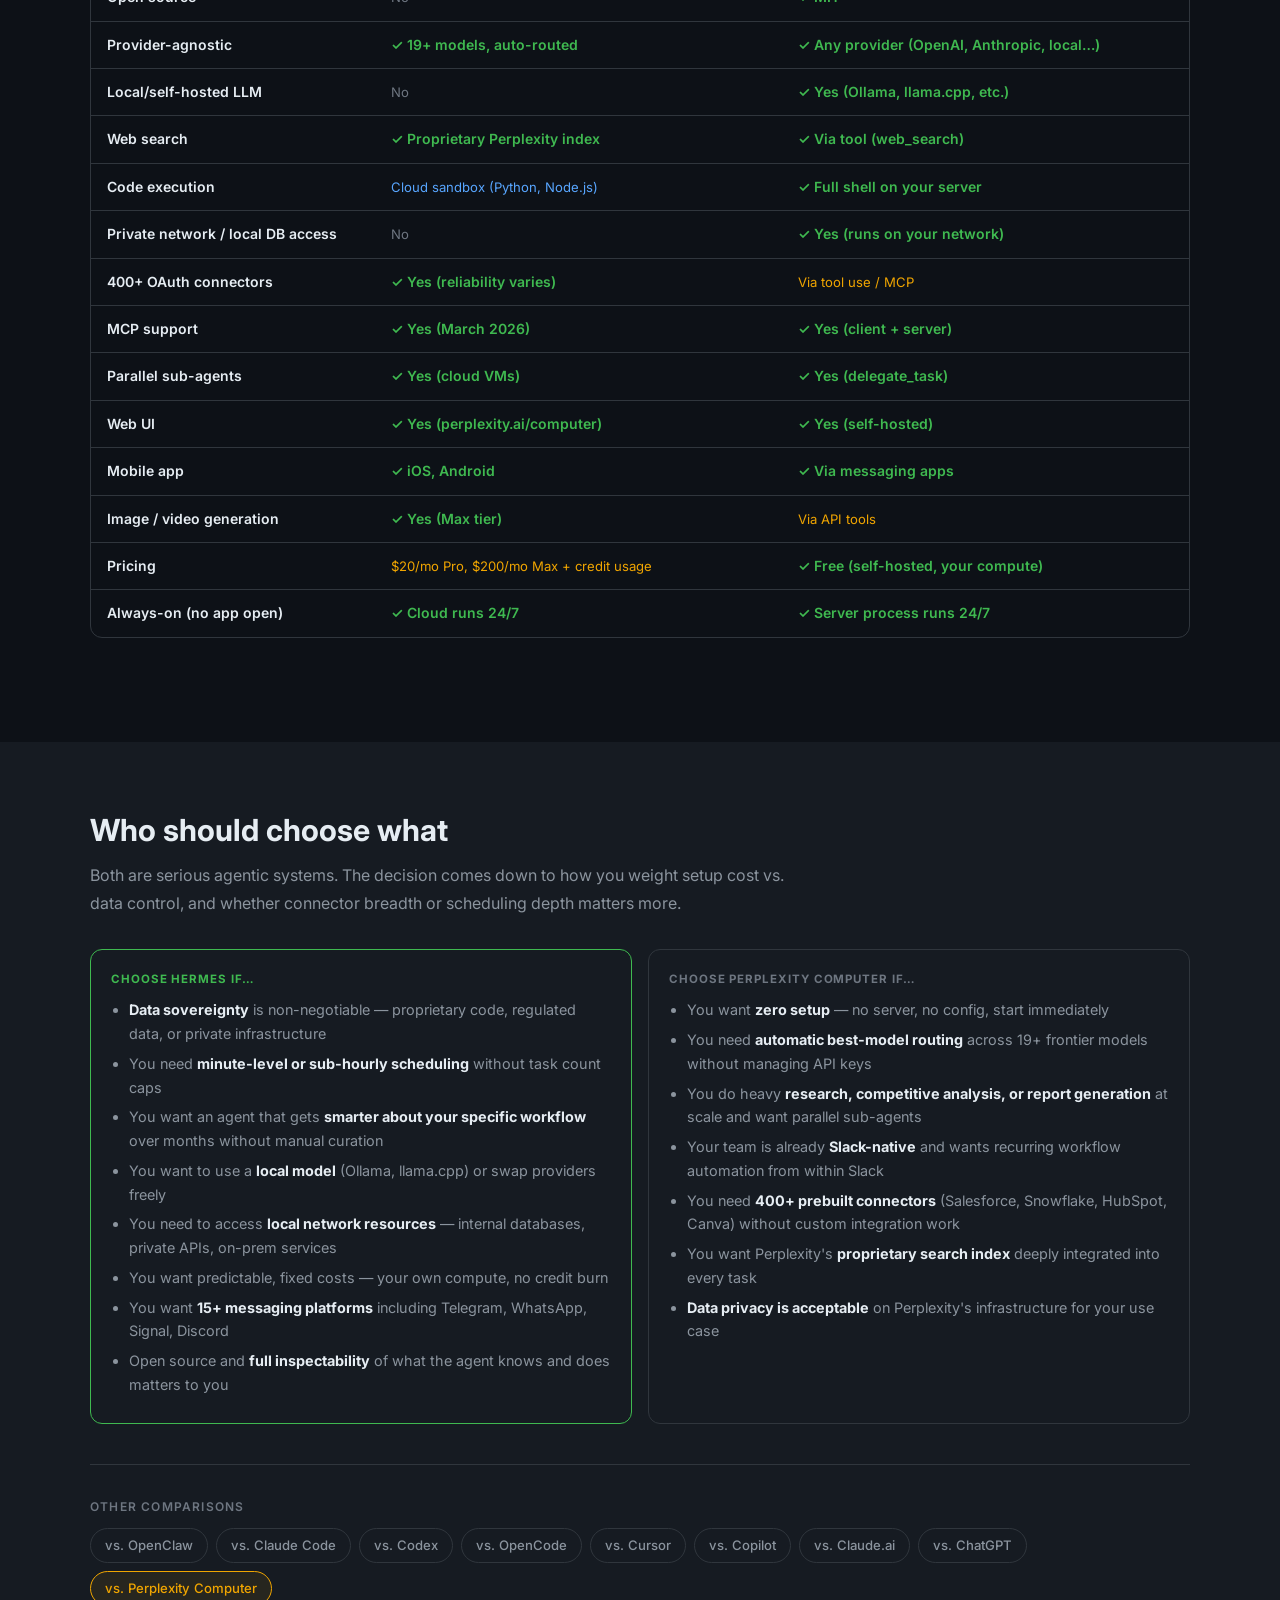
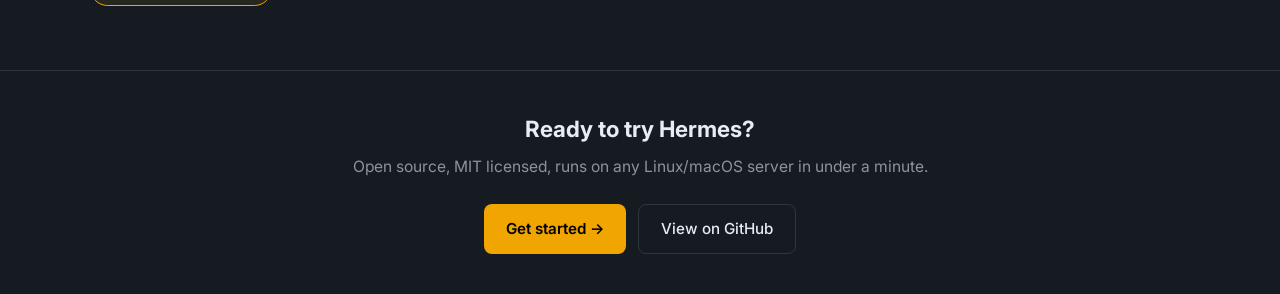
<file: compare/perplexity-computer.html>
<!DOCTYPE html>
<html lang="en" data-theme="dark">
<head>
  <meta charset="UTF-8" />
  <meta name="viewport" content="width=device-width, initial-scale=1.0" />
  <title>Hermes vs. Perplexity Computer | Comparison</title>
  <meta name="description" content="Hermes vs. Perplexity Computer — an honest comparison of a self-hosted persistent agent vs. a cloud agentic workflow engine." />
  <link rel="preconnect" href="https://fonts.googleapis.com" />
  <link rel="preconnect" href="https://fonts.gstatic.com" crossorigin />
  <link href="https://fonts.googleapis.com/css2?family=Inter:wght@300;400;500;600;700;800&family=JetBrains+Mono:wght@400;500&display=swap" rel="stylesheet" />
  <style>
    :root {
      --bg-primary: #0d1117;
      --bg-secondary: #161b22;
      --bg-tertiary: #21262d;
      --bg-card: #161b22;
      --bg-card-hover: #1c2128;
      --border: #30363d;
      --border-hover: #484f58;
      --text-primary: #e6edf3;
      --text-secondary: #8b949e;
      --text-muted: #6e7681;
      --accent: #f0a500;
      --accent-dim: #c88800;
      --accent-glow: rgba(240,165,0,0.15);
      --accent-subtle: rgba(240,165,0,0.08);
      --green: #3fb950;
      --red: #f85149;
      --blue: #58a6ff;
      --purple: #bc8cff;
      --nav-height: 64px;
      --radius: 8px;
      --radius-lg: 12px;
      --shadow: 0 1px 3px rgba(0,0,0,0.4),0 4px 16px rgba(0,0,0,0.3);
    }
    [data-theme="light"] {
      --bg-primary: #ffffff;
      --bg-secondary: #f6f8fa;
      --bg-tertiary: #eaeef2;
      --bg-card: #ffffff;
      --bg-card-hover: #f6f8fa;
      --border: #d0d7de;
      --border-hover: #9198a1;
      --text-primary: #1f2328;
      --text-secondary: #656d76;
      --text-muted: #9198a1;
      --accent: #c07800;
      --accent-dim: #a06000;
      --accent-glow: rgba(192,120,0,0.12);
      --accent-subtle: rgba(192,120,0,0.06);
      --green: #1a7f37;
      --red: #cf222e;
      --blue: #0969da;
      --purple: #7c3aed;
      --shadow: 0 1px 3px rgba(0,0,0,0.1),0 4px 16px rgba(0,0,0,0.06);
    }
    *,*::before,*::after{box-sizing:border-box;margin:0;padding:0}
    html{scroll-behavior:smooth;font-size:16px;overflow-x:hidden}
    body{font-family:'Inter',-apple-system,BlinkMacSystemFont,'Segoe UI',sans-serif;background:var(--bg-primary);color:var(--text-primary);line-height:1.6;transition:background 0.2s,color 0.2s;-webkit-font-smoothing:antialiased}
    a{color:var(--accent);text-decoration:none;transition:color 0.15s}
    a:hover{color:var(--accent-dim)}
    img{max-width:100%}
    ::-webkit-scrollbar{width:6px;height:6px}
    ::-webkit-scrollbar-track{background:var(--bg-secondary)}
    ::-webkit-scrollbar-thumb{background:var(--border);border-radius:3px}
    #nav{position:fixed;top:0;left:0;right:0;height:var(--nav-height);background:rgba(13,17,23,0.92);backdrop-filter:blur(12px);-webkit-backdrop-filter:blur(12px);border-bottom:1px solid var(--border);z-index:1000}
    [data-theme="light"] #nav{background:rgba(255,255,255,0.92)}
    .nav-inner{max-width:1100px;margin:0 auto;padding:0 24px;height:100%;display:flex;align-items:center;justify-content:space-between;gap:16px}
    .nav-logo{display:flex;align-items:center;gap:10px;font-weight:700;font-size:1.1rem;color:var(--text-primary);text-decoration:none;flex-shrink:0}
    .nav-logo-icon{width:32px;height:32px;background:linear-gradient(135deg,var(--accent),var(--accent-dim));border-radius:8px;display:flex;align-items:center;justify-content:center;font-size:18px;line-height:1}
    .nav-back{display:flex;align-items:center;gap:6px;color:var(--text-secondary);font-size:0.875rem;font-weight:500;padding:6px 12px;border-radius:6px;transition:color 0.15s,background 0.15s;text-decoration:none}
    .nav-back:hover{color:var(--text-primary);background:var(--bg-tertiary)}
    .btn-theme{background:none;border:1px solid var(--border);color:var(--text-secondary);cursor:pointer;padding:7px 10px;border-radius:6px;font-size:15px;line-height:1;transition:border-color 0.15s,color 0.15s,background 0.15s}
    .btn-theme:hover{border-color:var(--border-hover);color:var(--text-primary);background:var(--bg-tertiary)}
    .btn-cta{background:var(--accent);color:#000;font-size:0.8rem;font-weight:600;padding:7px 14px;border-radius:6px;border:none;cursor:pointer;text-decoration:none;display:inline-block;transition:background 0.15s,transform 0.1s;white-space:nowrap}
    .btn-cta:hover{background:var(--accent-dim);color:#000;transform:translateY(-1px)}
    main{padding-top:var(--nav-height)}
    .hero{padding:60px 24px 48px;background:var(--bg-primary);position:relative;overflow:hidden}
    .hero::before{content:'';position:absolute;top:-200px;left:50%;transform:translateX(-50%);width:800px;height:400px;background:radial-gradient(ellipse at center,var(--accent-glow) 0%,transparent 70%);pointer-events:none}
    .container{max-width:1100px;margin:0 auto;position:relative}
    .section{padding:64px 24px}
    .section-alt{background:var(--bg-secondary)}
    .breadcrumb{display:flex;align-items:center;gap:8px;font-size:0.8rem;color:var(--text-muted);margin-bottom:24px;flex-wrap:wrap}
    .breadcrumb a{color:var(--text-muted)}
    .breadcrumb a:hover{color:var(--accent)}
    .breadcrumb-sep{opacity:0.4}
    .page-label{font-size:0.75rem;font-weight:600;letter-spacing:0.1em;text-transform:uppercase;color:var(--accent);margin-bottom:12px}
    .page-title{font-size:clamp(2rem,5vw,3.2rem);font-weight:800;line-height:1.1;letter-spacing:-0.02em;margin-bottom:16px}
    .page-sub{font-size:1.05rem;color:var(--text-secondary);max-width:680px;line-height:1.7;margin-bottom:32px}
    .verdict{display:flex;align-items:flex-start;gap:16px;background:var(--accent-subtle);border:1px solid rgba(240,165,0,0.2);border-radius:var(--radius-lg);padding:20px 24px;margin-bottom:48px}
    [data-theme="light"] .verdict{border-color:rgba(192,120,0,0.2)}
    .verdict-icon{font-size:1.6rem;flex-shrink:0;line-height:1}
    .verdict-text strong{color:var(--text-primary);display:block;margin-bottom:4px;font-size:1rem}
    .verdict-text p{color:var(--text-secondary);font-size:0.9rem;line-height:1.6;margin:0}
    .section-title{font-size:clamp(1.4rem,3vw,1.9rem);font-weight:700;margin-bottom:8px;color:var(--text-primary)}
    .section-body{font-size:1rem;color:var(--text-secondary);max-width:720px;line-height:1.7;margin-bottom:32px}
    .feature-compare{display:grid;grid-template-columns:1fr 1fr;gap:24px;margin-bottom:40px}
    @media(max-width:700px){.feature-compare{grid-template-columns:1fr}}
    .fc-col{background:var(--bg-card);border:1px solid var(--border);border-radius:var(--radius-lg);padding:24px}
    .fc-col.hermes{border-color:var(--accent);border-width:2px}
    .fc-col-label{font-size:0.75rem;font-weight:700;letter-spacing:0.08em;text-transform:uppercase;margin-bottom:16px;color:var(--text-muted)}
    .fc-col.hermes .fc-col-label{color:var(--accent)}
    .fc-col-name{font-size:1.1rem;font-weight:700;color:var(--text-primary);margin-bottom:20px}
    .fc-row{display:flex;align-items:flex-start;gap:10px;padding:9px 0;border-bottom:1px solid var(--border)}
    .fc-row:last-child{border-bottom:none}
    .fc-key{flex:1;font-size:0.875rem;color:var(--text-secondary)}
    .fc-val{font-size:0.875rem;font-weight:500;text-align:right;min-width:60px}
    .fc-val.yes{color:var(--green)}
    .fc-val.no{color:var(--text-muted)}
    .fc-val.partial{color:var(--accent)}
    .fc-val.preview{color:var(--purple)}
    .fc-val.cloud{color:var(--blue)}
    .narrative{max-width:780px;min-width:0;word-break:break-word}
    .narrative h3{font-size:1.1rem;font-weight:700;color:var(--text-primary);margin:32px 0 10px}
    .narrative h3:first-child{margin-top:0}
    .narrative p{font-size:0.975rem;color:var(--text-secondary);line-height:1.75;margin-bottom:16px}
    .narrative ul{padding-left:20px;margin-bottom:16px}
    .narrative li{font-size:0.975rem;color:var(--text-secondary);line-height:1.7;margin-bottom:6px}
    .narrative strong{color:var(--text-primary)}
    .narrative a{color:var(--accent)}
    .table-wrap{overflow-x:auto;border-radius:var(--radius-lg);border:1px solid var(--border);margin:24px 0 40px}
    table{width:100%;border-collapse:collapse;font-size:0.875rem}
    thead th{background:var(--bg-tertiary);color:var(--text-secondary);font-weight:600;font-size:0.78rem;letter-spacing:0.04em;text-transform:uppercase;padding:12px 16px;text-align:left;border-bottom:1px solid var(--border);white-space:nowrap}
    thead th:first-child{color:var(--text-primary)}
    tbody tr{border-bottom:1px solid var(--border);transition:background 0.1s}
    tbody tr:last-child{border-bottom:none}
    tbody tr:hover{background:var(--bg-card-hover)}
    tbody tr.hl{background:var(--accent-subtle)}
    tbody tr.hl:hover{background:rgba(240,165,0,0.12)}
    tbody td{padding:12px 16px;color:var(--text-secondary);vertical-align:middle}
    tbody td:first-child{font-weight:600;color:var(--text-primary);white-space:nowrap}
    .c-yes{color:var(--green);font-weight:600}
    .c-no{color:var(--text-muted);font-size:0.82rem}
    .c-partial{color:var(--accent);font-size:0.82rem}
    .c-cloud{color:var(--blue);font-size:0.82rem}
    .c-prev{color:var(--purple);font-size:0.82rem}
    .who-grid{display:grid;grid-template-columns:1fr 1fr;gap:16px;margin-top:8px}
    @media(max-width:600px){.who-grid{grid-template-columns:1fr}}
    .who-card{background:var(--bg-card);border:1px solid var(--border);border-radius:var(--radius-lg);padding:20px}
    .who-card.choose-hermes{border-color:var(--green)}
    .who-card-label{font-size:0.72rem;font-weight:700;letter-spacing:0.08em;text-transform:uppercase;margin-bottom:10px;color:var(--text-muted)}
    .who-card.choose-hermes .who-card-label{color:var(--green)}
    .who-card ul{padding-left:18px}
    .who-card li{font-size:0.9rem;color:var(--text-secondary);line-height:1.65;margin-bottom:6px}
    .who-card strong{color:var(--text-primary)}
    .cta-strip{background:var(--bg-secondary);border-top:1px solid var(--border);padding:40px 24px;text-align:center}
    .cta-strip h2{font-size:1.4rem;font-weight:700;margin-bottom:8px}
    .cta-strip p{color:var(--text-secondary);margin-bottom:24px;font-size:0.975rem}
    .cta-btns{display:flex;gap:12px;justify-content:center;flex-wrap:wrap}
    .btn-primary{display:inline-flex;align-items:center;gap:6px;background:var(--accent);color:#000;font-weight:600;font-size:0.95rem;padding:12px 22px;border-radius:8px;transition:background 0.15s,transform 0.1s}
    .btn-primary:hover{background:var(--accent-dim);color:#000;transform:translateY(-1px)}
    .btn-secondary{display:inline-flex;align-items:center;gap:6px;background:var(--bg-card);border:1px solid var(--border);color:var(--text-primary);font-weight:500;font-size:0.95rem;padding:12px 22px;border-radius:8px;transition:border-color 0.15s,background 0.15s}
    .btn-secondary:hover{border-color:var(--border-hover);background:var(--bg-card-hover);color:var(--text-primary)}
    .compare-nav{display:flex;flex-wrap:wrap;gap:8px;margin-top:40px;padding-top:32px;border-top:1px solid var(--border)}
    .compare-nav-label{width:100%;font-size:0.75rem;font-weight:600;letter-spacing:0.1em;text-transform:uppercase;color:var(--text-muted);margin-bottom:4px}
    .cpill{display:inline-block;padding:6px 14px;border:1px solid var(--border);border-radius:100px;font-size:0.82rem;font-weight:500;color:var(--text-secondary);transition:border-color 0.15s,color 0.15s,background 0.15s}
    .cpill:hover{border-color:var(--accent);color:var(--accent);background:var(--accent-subtle)}
    .cpill.active{border-color:var(--accent);color:var(--accent);background:var(--accent-subtle)}
    /* ── Mobile nav: prevent 3-item nav overflow ── */
    @media(max-width:640px){
      .nav-back span{display:none}
      .btn-cta{display:none}
      .nav-inner{gap:8px}
    }
    @media(max-width:768px){
      .section{padding:48px 16px}
      .hero{padding:48px 16px 36px}
      .feature-compare{grid-template-columns:1fr}
    }
  </style>
</head>
<body>

<nav id="nav">
  <div class="nav-inner">
    <a href="../index.html" class="nav-logo">
      <div class="nav-logo-icon">⚡</div>
      Hermes
    </a>
    <a href="../index.html#compare" class="nav-back"><span>← All comparisons</span></a>
    <div style="display:flex;align-items:center;gap:8px;flex-shrink:0">
      <button class="btn-theme" id="theme-toggle" aria-label="Toggle theme">🌙</button>
      <a href="https://hermes-agent.nousresearch.com/docs/getting-started/installation" class="btn-cta" target="_blank" rel="noopener">Get started →</a>
    </div>
  </div>
</nav>

<main>

  <!-- Hero -->
  <section class="hero">
    <div class="container">
      <div class="breadcrumb" aria-label="Breadcrumb">
        <a href="../index.html">Hermes</a>
        <span class="breadcrumb-sep">/</span>
        <a href="../index.html#compare">Compare</a>
        <span class="breadcrumb-sep">/</span>
        <span>Perplexity Computer</span>
      </div>
      <p class="page-label">Head-to-head comparison</p>
      <h1 class="page-title">Hermes vs. Perplexity Computer</h1>
      <p class="page-sub">
        Perplexity Computer (launched February 2026) is a cloud-based agentic workflow engine that orchestrates 19+ frontier models, runs tasks in isolated sandboxes, and connects to 400+ services. Here's how it compares to a self-hosted persistent agent.
      </p>

      <div class="verdict">
        <div class="verdict-icon">🔍</div>
        <div class="verdict-text">
          <strong>Verdict: Different audiences, different trade-offs.</strong>
          <p>Perplexity Computer is the lowest-friction way to run complex multi-step AI workflows — no setup, massive model variety, and broad connector coverage. Hermes is for users who need their agent on their own hardware: persistent cross-project memory, any-interval scheduling, and full control over what runs where. The key dividing line is data sovereignty and infrastructure ownership.</p>
        </div>
      </div>

      <!-- Feature compare grid -->
      <h2 class="section-title">Feature comparison</h2>
      <div class="feature-compare">
        <div class="fc-col hermes">
          <div class="fc-col-label">You are here</div>
          <div class="fc-col-name">Hermes</div>
          <div class="fc-row"><span class="fc-key">Persistent memory</span><span class="fc-val yes">Yes, layered</span></div>
          <div class="fc-row"><span class="fc-key">Self-improving skills</span><span class="fc-val yes">Yes, automatic</span></div>
          <div class="fc-row"><span class="fc-key">Scheduled jobs</span><span class="fc-val yes">Yes, self-hosted</span></div>
          <div class="fc-row"><span class="fc-key">Scheduling interval</span><span class="fc-val yes">Any (no minimum)</span></div>
          <div class="fc-row"><span class="fc-key">Messaging integration</span><span class="fc-val yes">15+ platforms</span></div>
          <div class="fc-row"><span class="fc-key">Slack integration</span><span class="fc-val yes">Yes</span></div>
          <div class="fc-row"><span class="fc-key">Self-hosted</span><span class="fc-val yes">Yes</span></div>
          <div class="fc-row"><span class="fc-key">Data sovereignty</span><span class="fc-val yes">Yes, your hardware</span></div>
          <div class="fc-row"><span class="fc-key">Open source</span><span class="fc-val yes">Yes, MIT</span></div>
          <div class="fc-row"><span class="fc-key">Provider-agnostic</span><span class="fc-val yes">Yes, any LLM</span></div>
          <div class="fc-row"><span class="fc-key">Multi-model routing</span><span class="fc-val partial">Manual choice</span></div>
          <div class="fc-row"><span class="fc-key">Web search built-in</span><span class="fc-val yes">Yes (tool)</span></div>
          <div class="fc-row"><span class="fc-key">Code execution</span><span class="fc-val yes">Full shell</span></div>
          <div class="fc-row"><span class="fc-key">Pricing</span><span class="fc-val yes">Free, self-hosted</span></div>
          <div class="fc-row"><span class="fc-key">Memory inspectability</span><span class="fc-val yes">Yes, markdown files</span></div>
        </div>
        <div class="fc-col">
          <div class="fc-col-label">Comparing against</div>
          <div class="fc-col-name">Perplexity Computer</div>
          <div class="fc-row"><span class="fc-key">Persistent memory</span><span class="fc-val partial">Yes (AI context level)</span></div>
          <div class="fc-row"><span class="fc-key">Self-improving skills</span><span class="fc-val no">No (50+ prebuilt playbooks)</span></div>
          <div class="fc-row"><span class="fc-key">Scheduled jobs</span><span class="fc-val yes">Yes (Tasks)</span></div>
          <div class="fc-row"><span class="fc-key">Scheduling interval</span><span class="fc-val partial">Daily / weekly minimum</span></div>
          <div class="fc-row"><span class="fc-key">Messaging integration</span><span class="fc-val partial">Slack, Teams, email</span></div>
          <div class="fc-row"><span class="fc-key">Slack integration</span><span class="fc-val yes">Yes (full, native)</span></div>
          <div class="fc-row"><span class="fc-key">Self-hosted</span><span class="fc-val no">No (cloud-only)</span></div>
          <div class="fc-row"><span class="fc-key">Data sovereignty</span><span class="fc-val no">No (Perplexity servers)</span></div>
          <div class="fc-row"><span class="fc-key">Open source</span><span class="fc-val no">No</span></div>
          <div class="fc-row"><span class="fc-key">Provider-agnostic</span><span class="fc-val yes">Yes (19+ models, auto-routed)</span></div>
          <div class="fc-row"><span class="fc-key">Multi-model routing</span><span class="fc-val yes">Yes, automatic</span></div>
          <div class="fc-row"><span class="fc-key">Web search built-in</span><span class="fc-val yes">Yes (proprietary index)</span></div>
          <div class="fc-row"><span class="fc-key">Code execution</span><span class="fc-val cloud">Cloud sandbox</span></div>
          <div class="fc-row"><span class="fc-key">Pricing</span><span class="fc-val partial">$20/mo Pro, $200/mo Max</span></div>
          <div class="fc-row"><span class="fc-key">Memory inspectability</span><span class="fc-val no">Limited (opaque)</span></div>
        </div>
      </div>
    </div>
  </section>

  <!-- Narrative -->
  <section class="section section-alt">
    <div class="container">
      <h2 class="section-title">Deep dive</h2>
      <p class="section-body">Perplexity Computer and Hermes are both agentic systems that run multi-step tasks autonomously. They're built on almost opposite assumptions about where computation should live and who should control it.</p>

      <div class="narrative">

        <h3>What Perplexity Computer actually is</h3>
        <p>
          Perplexity Computer — launched February 25, 2026 for Max subscribers and expanded to all Pro subscribers in March 2026 — is a cloud-based agentic workflow engine. Its tagline is "Chat answers. Agents do tasks. <strong>Computer works.</strong>" You describe a goal in natural language; the system decomposes it into subtasks, dispatches parallel sub-agents, and runs everything in an isolated cloud sandbox (2 vCPUs, 8 GB RAM, Python + Node.js pre-installed) with real browser access and a real filesystem.
        </p>
        <p>
          The core differentiator is <strong>multi-model orchestration at scale</strong>. Perplexity Computer routes across 19+ frontier models — Claude Opus 4.6, GPT-5.4, Gemini, Grok, and others — automatically selecting the best model for each subtask. No single model handles the whole pipeline; orchestration is the product. Tasks can run for hours, check in only when genuinely blocked, and notify you on completion via email or push notification.
        </p>
        <p>
          It also ships with <strong>400+ prebuilt OAuth connectors</strong> (Google Drive, Gmail, Notion, Jira, GitHub, Slack, Salesforce, Snowflake, and more) and MCP server support added in March 2026. The connector ecosystem is broad, though independent reviewers found several connectors (Vercel, Ahrefs, GitHub OAuth) unreliable in practice — the GitHub personal access token path worked better than the official connector.
        </p>

        <h3>The cloud-only constraint</h3>
        <p>
          Everything Perplexity Computer does runs on Perplexity's infrastructure. Your task data — the files, API calls, environment state — lives in their cloud sandbox for the duration of the job and beyond. <strong>There is no self-hosted option.</strong> Perplexity's CEO has confirmed that browsing and search history is used for advertising purposes (standard for the free/Pro tier). Enterprise tiers have different data terms, but the execution environment still runs on Perplexity's servers.
        </p>
        <p>
          This matters most for workflows that touch proprietary code, internal databases, hardware on a private network, or anything regulated. The sandbox is isolated per task, which reduces cross-contamination risks, but it doesn't change the fundamental fact that your work runs on someone else's infrastructure.
        </p>
        <p>
          Perplexity announced "Personal Computer" in March 2026 — a dedicated Mac mini that runs a local-cloud hybrid model, providing persistent local compute. It's a direct response to the self-hosting gap. As of April 2026 it's waitlist-only with no pricing announced.
        </p>

        <h3>Scheduling: Tasks vs. cron</h3>
        <p>
          Perplexity ships a <strong>Tasks</strong> feature (available on Pro, Max, and Enterprise) that supports once, daily, weekly, every weekday, monthly, and yearly schedules. The Slack integration extends this — you can prompt Perplexity in Slack on a recurring schedule, e.g. "every Monday at 9am, pull Salesforce numbers and post to #sales-updates." Task limits are 10 (Pro/Max) to 40 (Enterprise Max).
        </p>
        <p>
          Hermes cron is architecturally different. It runs as a headless server process with no minimum interval (you can schedule something every minute if you want), no task count cap, and <strong>full access to your accumulated memory and skills at job run time</strong>. A scheduled Hermes job that fires at 3am can reference everything Hermes has learned about your stack over the past six months. A Perplexity scheduled task starts each run with the context you explicitly give it.
        </p>
        <p>
          For light recurring reminders, research briefings, and business report generation, Perplexity Tasks is genuinely convenient. For workflows that need deep context, access to private infrastructure, or minute-granularity scheduling, Hermes is the better fit.
        </p>

        <h3>Memory: what persists and what doesn't</h3>
        <p>
          Perplexity Computer does have cross-session memory at the AI context level — it can remember preferences and prior conversation state. But independent testing found that <strong>the sandbox environment itself doesn't persist</strong>: OAuth tokens expired between sessions, requiring re-authentication on reconnects. "Memory" here means conversational context, not a running environment that accumulates state.
        </p>
        <p>
          Hermes memory is different in kind. It's a layered system — user profile, agent memory, skills, session history — all stored as readable markdown files on your server. Memory compounds across every session, every project, and every tool call over months. A Hermes agent six months in knows your CI workflow, your code conventions, your recurring failure modes, and the exact commands that fixed them last time. That doesn't exist in Perplexity Computer's current model.
        </p>

        <h3>Where Perplexity Computer genuinely wins</h3>
        <p>
          The strengths are real and worth acknowledging:
        </p>
        <ul>
          <li><strong>Zero setup.</strong> No server, no configuration, no dependency management. Paste a goal, get a result. For non-technical users or one-off complex tasks this is a genuine edge.</li>
          <li><strong>Multi-model routing.</strong> Automatically using the best model for each subtask — Gemini for deep research, Claude for reasoning, GPT-5.4 for long context — is something you'd have to build manually in Hermes.</li>
          <li><strong>Parallel sub-agents.</strong> Running dozens of sub-agents simultaneously on separate sandboxes is powerful for research, competitive analysis, and data processing at scale.</li>
          <li><strong>Proprietary search index.</strong> Perplexity's own search infrastructure (not reliant on third-party APIs) is consistently one of the better AI search products. It's built into every task.</li>
          <li><strong>400+ connectors out of the box.</strong> The breadth of prebuilt OAuth integrations is wider than anything you'd set up yourself on a new Hermes install.</li>
          <li><strong>Slack-native workflows.</strong> For teams already living in Slack, the Perplexity Slack bot with scheduling is genuinely smooth — no SSH tunnel required.</li>
          <li><strong>Image and video generation.</strong> Google image generation and Sora video (Max tier) are built-in. Hermes can call these APIs but doesn't bundle them.</li>
        </ul>

        <h3>The credit system: understand before you commit</h3>
        <p>
          Max ($200/month) includes 10,000 credits. A simple task might cost 30 credits; a complex coding session can cost thousands. One independent reviewer building a single webpage burned through $200 in additional credits via silent failure loops — the agent kept trying, consuming credits, without surfacing that it was stuck. Credits expire at month end with no rollover.
        </p>
        <p>
          Auto-refill is off by default with a $400/month default spending cap. Tasks pause (not cancel) when credits run out, preserving progress — which is a thoughtful design. But the cost model is opaque enough that it warrants careful monitoring, especially for long-running or looping tasks. Hermes runs on your server: the "cost" is your compute, which is fixed and predictable.
        </p>

      </div>
    </div>
  </section>

  <!-- Full comparison table -->
  <section class="section">
    <div class="container">
      <h2 class="section-title">Full comparison table</h2>
      <div class="table-wrap">
        <table>
          <thead>
            <tr>
              <th>Feature</th>
              <th>Perplexity Computer</th>
              <th>Hermes</th>
            </tr>
          </thead>
          <tbody>
            <tr><td>Persistent memory</td><td><span class="c-partial">Yes (AI context level; env doesn't persist)</span></td><td class="hl"><span class="c-yes">✓ Layered, automatic, permanent</span></td></tr>
            <tr><td>Memory inspectability</td><td><span class="c-no">Limited (opaque)</span></td><td class="hl"><span class="c-yes">✓ Readable markdown files</span></td></tr>
            <tr><td>Self-improving skills</td><td><span class="c-no">No (50+ prebuilt playbooks)</span></td><td class="hl"><span class="c-yes">✓ Auto-written from experience</span></td></tr>
            <tr><td>Scheduled jobs</td><td><span class="c-partial">Yes (Tasks: daily/weekly+; max 10–40)</span></td><td class="hl"><span class="c-yes">✓ Any interval, no cap, self-hosted</span></td></tr>
            <tr><td>Messaging access</td><td><span class="c-partial">Slack (full), Teams, email</span></td><td class="hl"><span class="c-yes">✓ 15+ platforms (Telegram, WhatsApp, Discord…)</span></td></tr>
            <tr><td>Self-hosted</td><td><span class="c-no">No (cloud-only)</span></td><td class="hl"><span class="c-yes">✓ Yes</span></td></tr>
            <tr><td>Data sovereignty</td><td><span class="c-no">No (Perplexity servers; advertising data use confirmed)</span></td><td class="hl"><span class="c-yes">✓ Your hardware</span></td></tr>
            <tr><td>Open source</td><td><span class="c-no">No</span></td><td class="hl"><span class="c-yes">✓ MIT</span></td></tr>
            <tr><td>Provider-agnostic</td><td><span class="c-yes">✓ 19+ models, auto-routed</span></td><td class="hl"><span class="c-yes">✓ Any provider (OpenAI, Anthropic, local…)</span></td></tr>
            <tr><td>Local/self-hosted LLM</td><td><span class="c-no">No</span></td><td class="hl"><span class="c-yes">✓ Yes (Ollama, llama.cpp, etc.)</span></td></tr>
            <tr><td>Web search</td><td><span class="c-yes">✓ Proprietary Perplexity index</span></td><td class="hl"><span class="c-yes">✓ Via tool (web_search)</span></td></tr>
            <tr><td>Code execution</td><td><span class="c-cloud">Cloud sandbox (Python, Node.js)</span></td><td class="hl"><span class="c-yes">✓ Full shell on your server</span></td></tr>
            <tr><td>Private network / local DB access</td><td><span class="c-no">No</span></td><td class="hl"><span class="c-yes">✓ Yes (runs on your network)</span></td></tr>
            <tr><td>400+ OAuth connectors</td><td><span class="c-yes">✓ Yes (reliability varies)</span></td><td class="hl"><span class="c-partial">Via tool use / MCP</span></td></tr>
            <tr><td>MCP support</td><td><span class="c-yes">✓ Yes (March 2026)</span></td><td class="hl"><span class="c-yes">✓ Yes (client + server)</span></td></tr>
            <tr><td>Parallel sub-agents</td><td><span class="c-yes">✓ Yes (cloud VMs)</span></td><td class="hl"><span class="c-yes">✓ Yes (delegate_task)</span></td></tr>
            <tr><td>Web UI</td><td><span class="c-yes">✓ Yes (perplexity.ai/computer)</span></td><td class="hl"><span class="c-yes">✓ Yes (self-hosted)</span></td></tr>
            <tr><td>Mobile app</td><td><span class="c-yes">✓ iOS, Android</span></td><td class="hl"><span class="c-yes">✓ Via messaging apps</span></td></tr>
            <tr><td>Image / video generation</td><td><span class="c-yes">✓ Yes (Max tier)</span></td><td class="hl"><span class="c-partial">Via API tools</span></td></tr>
            <tr><td>Pricing</td><td><span class="c-partial">$20/mo Pro, $200/mo Max + credit usage</span></td><td class="hl"><span class="c-yes">✓ Free (self-hosted, your compute)</span></td></tr>
            <tr><td>Always-on (no app open)</td><td><span class="c-yes">✓ Cloud runs 24/7</span></td><td class="hl"><span class="c-yes">✓ Server process runs 24/7</span></td></tr>
          </tbody>
        </table>
      </div>
    </div>
  </section>

  <!-- Who should choose what -->
  <section class="section section-alt">
    <div class="container">
      <h2 class="section-title">Who should choose what</h2>
      <p class="section-body">Both are serious agentic systems. The decision comes down to how you weight setup cost vs. data control, and whether connector breadth or scheduling depth matters more.</p>
      <div class="who-grid">
        <div class="who-card choose-hermes">
          <div class="who-card-label">Choose Hermes if…</div>
          <ul>
            <li><strong>Data sovereignty</strong> is non-negotiable — proprietary code, regulated data, or private infrastructure</li>
            <li>You need <strong>minute-level or sub-hourly scheduling</strong> without task count caps</li>
            <li>You want an agent that gets <strong>smarter about your specific workflow</strong> over months without manual curation</li>
            <li>You want to use a <strong>local model</strong> (Ollama, llama.cpp) or swap providers freely</li>
            <li>You need to access <strong>local network resources</strong> — internal databases, private APIs, on-prem services</li>
            <li>You want predictable, fixed costs — your own compute, no credit burn</li>
            <li>You want <strong>15+ messaging platforms</strong> including Telegram, WhatsApp, Signal, Discord</li>
            <li>Open source and <strong>full inspectability</strong> of what the agent knows and does matters to you</li>
          </ul>
        </div>
        <div class="who-card choose-other">
          <div class="who-card-label">Choose Perplexity Computer if…</div>
          <ul>
            <li>You want <strong>zero setup</strong> — no server, no config, start immediately</li>
            <li>You need <strong>automatic best-model routing</strong> across 19+ frontier models without managing API keys</li>
            <li>You do heavy <strong>research, competitive analysis, or report generation</strong> at scale and want parallel sub-agents</li>
            <li>Your team is already <strong>Slack-native</strong> and wants recurring workflow automation from within Slack</li>
            <li>You need <strong>400+ prebuilt connectors</strong> (Salesforce, Snowflake, HubSpot, Canva) without custom integration work</li>
            <li>You want Perplexity's <strong>proprietary search index</strong> deeply integrated into every task</li>
            <li><strong>Data privacy is acceptable</strong> on Perplexity's infrastructure for your use case</li>
          </ul>
        </div>
      </div>

      <!-- Compare nav -->
      <div class="compare-nav">
        <span class="compare-nav-label">Other comparisons</span>
        <a href="openclaw.html" class="cpill">vs. OpenClaw</a>
        <a href="claude-code.html" class="cpill">vs. Claude Code</a>
        <a href="codex.html" class="cpill">vs. Codex</a>
        <a href="opencode.html" class="cpill">vs. OpenCode</a>
        <a href="cursor.html" class="cpill">vs. Cursor</a>
        <a href="copilot.html" class="cpill">vs. Copilot</a>
        <a href="claude-ai.html" class="cpill">vs. Claude.ai</a>
        <a href="chatgpt.html" class="cpill">vs. ChatGPT</a>
        <a href="perplexity-computer.html" class="cpill active">vs. Perplexity Computer</a>
      </div>
    </div>
  </section>

</main>

<!-- CTA strip -->
<div class="cta-strip">
  <div class="container">
    <h2>Ready to try Hermes?</h2>
    <p>Open source, MIT licensed, runs on any Linux/macOS server in under a minute.</p>
    <div class="cta-btns">
      <a href="https://hermes-agent.nousresearch.com/docs/getting-started/installation" target="_blank" rel="noopener" class="btn-primary">Get started →</a>
      <a href="https://github.com/NousResearch/hermes-agent" target="_blank" rel="noopener" class="btn-secondary">View on GitHub</a>
    </div>
  </div>
</div>

<script>
  const html = document.documentElement;
  const toggle = document.getElementById('theme-toggle');
  function setTheme(t) {
    html.setAttribute('data-theme', t);
    localStorage.setItem('theme', t);
    toggle.textContent = t === 'light' ? '🌙' : '☀️';
  }
  const saved = localStorage.getItem('theme');
  const prefersDark = window.matchMedia('(prefers-color-scheme: dark)').matches;
  if (saved) setTheme(saved);
  else if (!prefersDark) setTheme('light');
  else setTheme('dark');
  toggle.addEventListener('click', () => setTheme(html.getAttribute('data-theme') === 'dark' ? 'light' : 'dark'));
</script>

</body>
</html>
</file>
